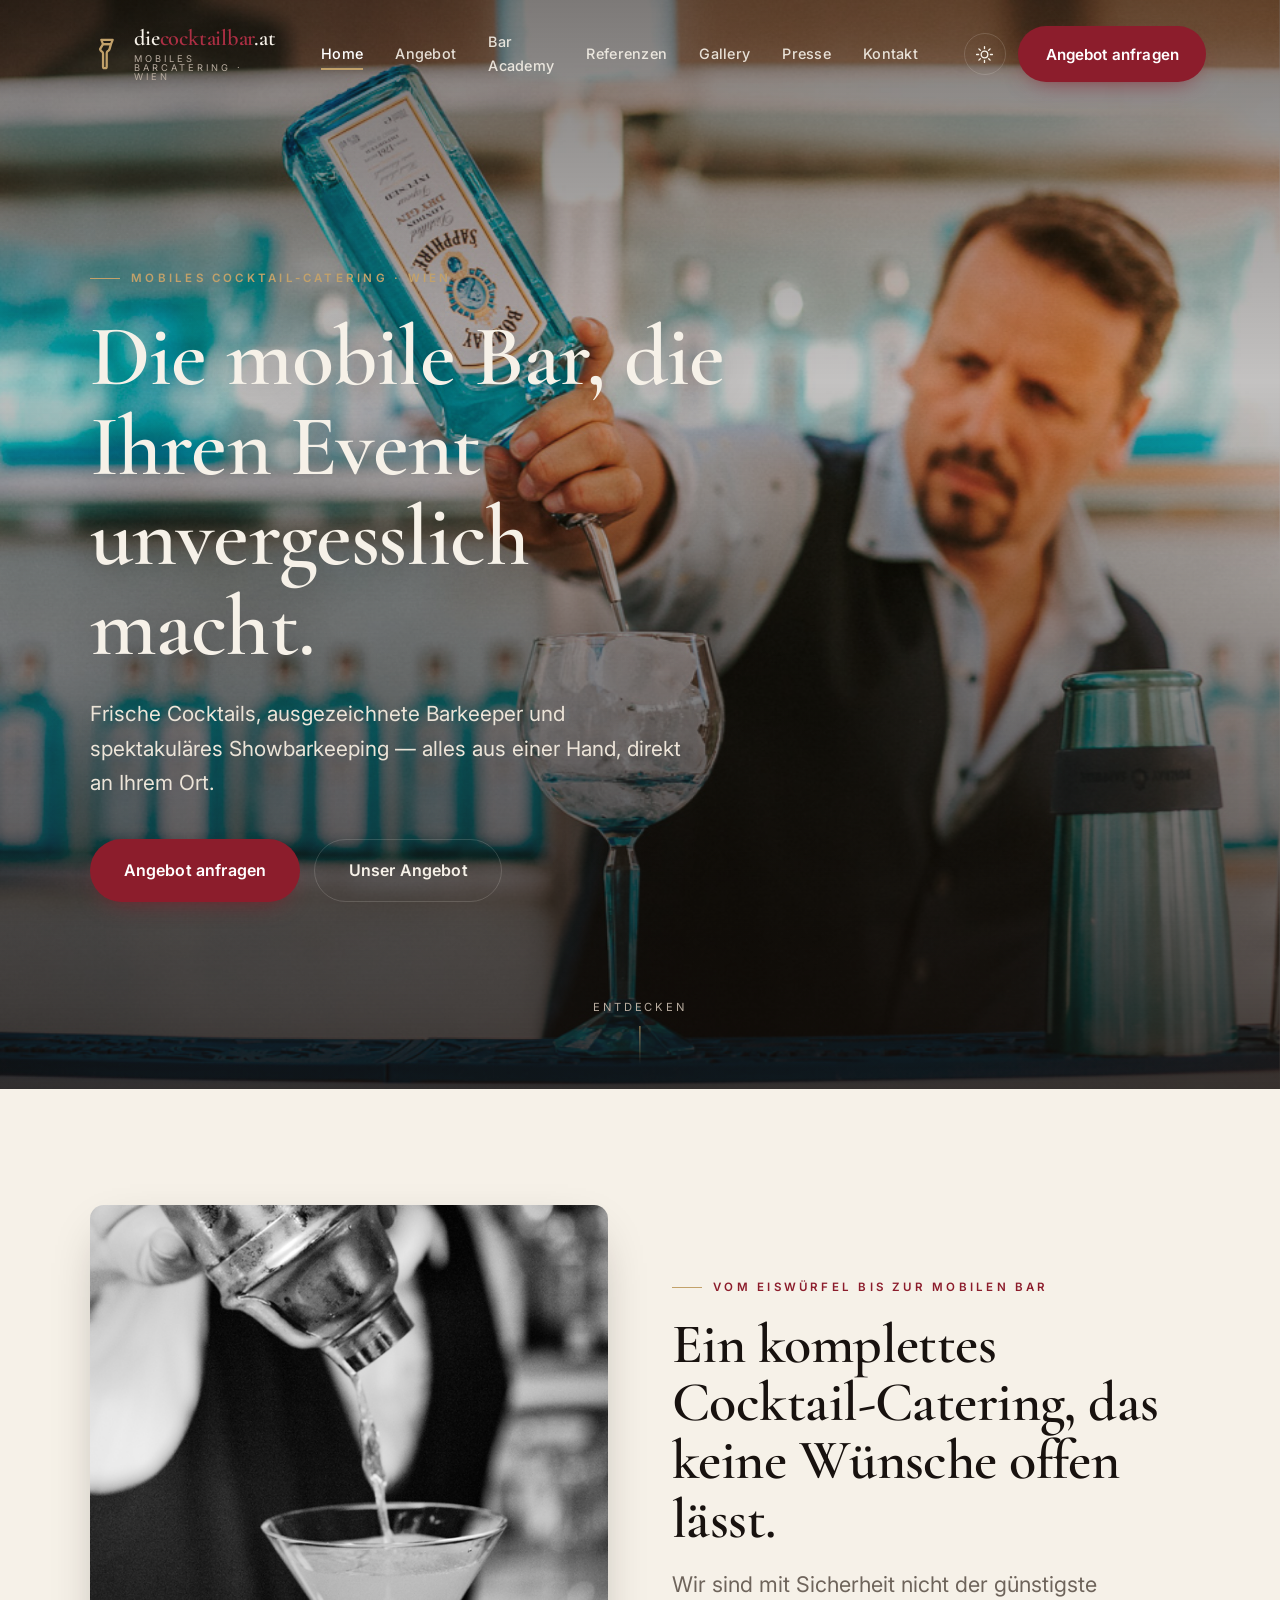
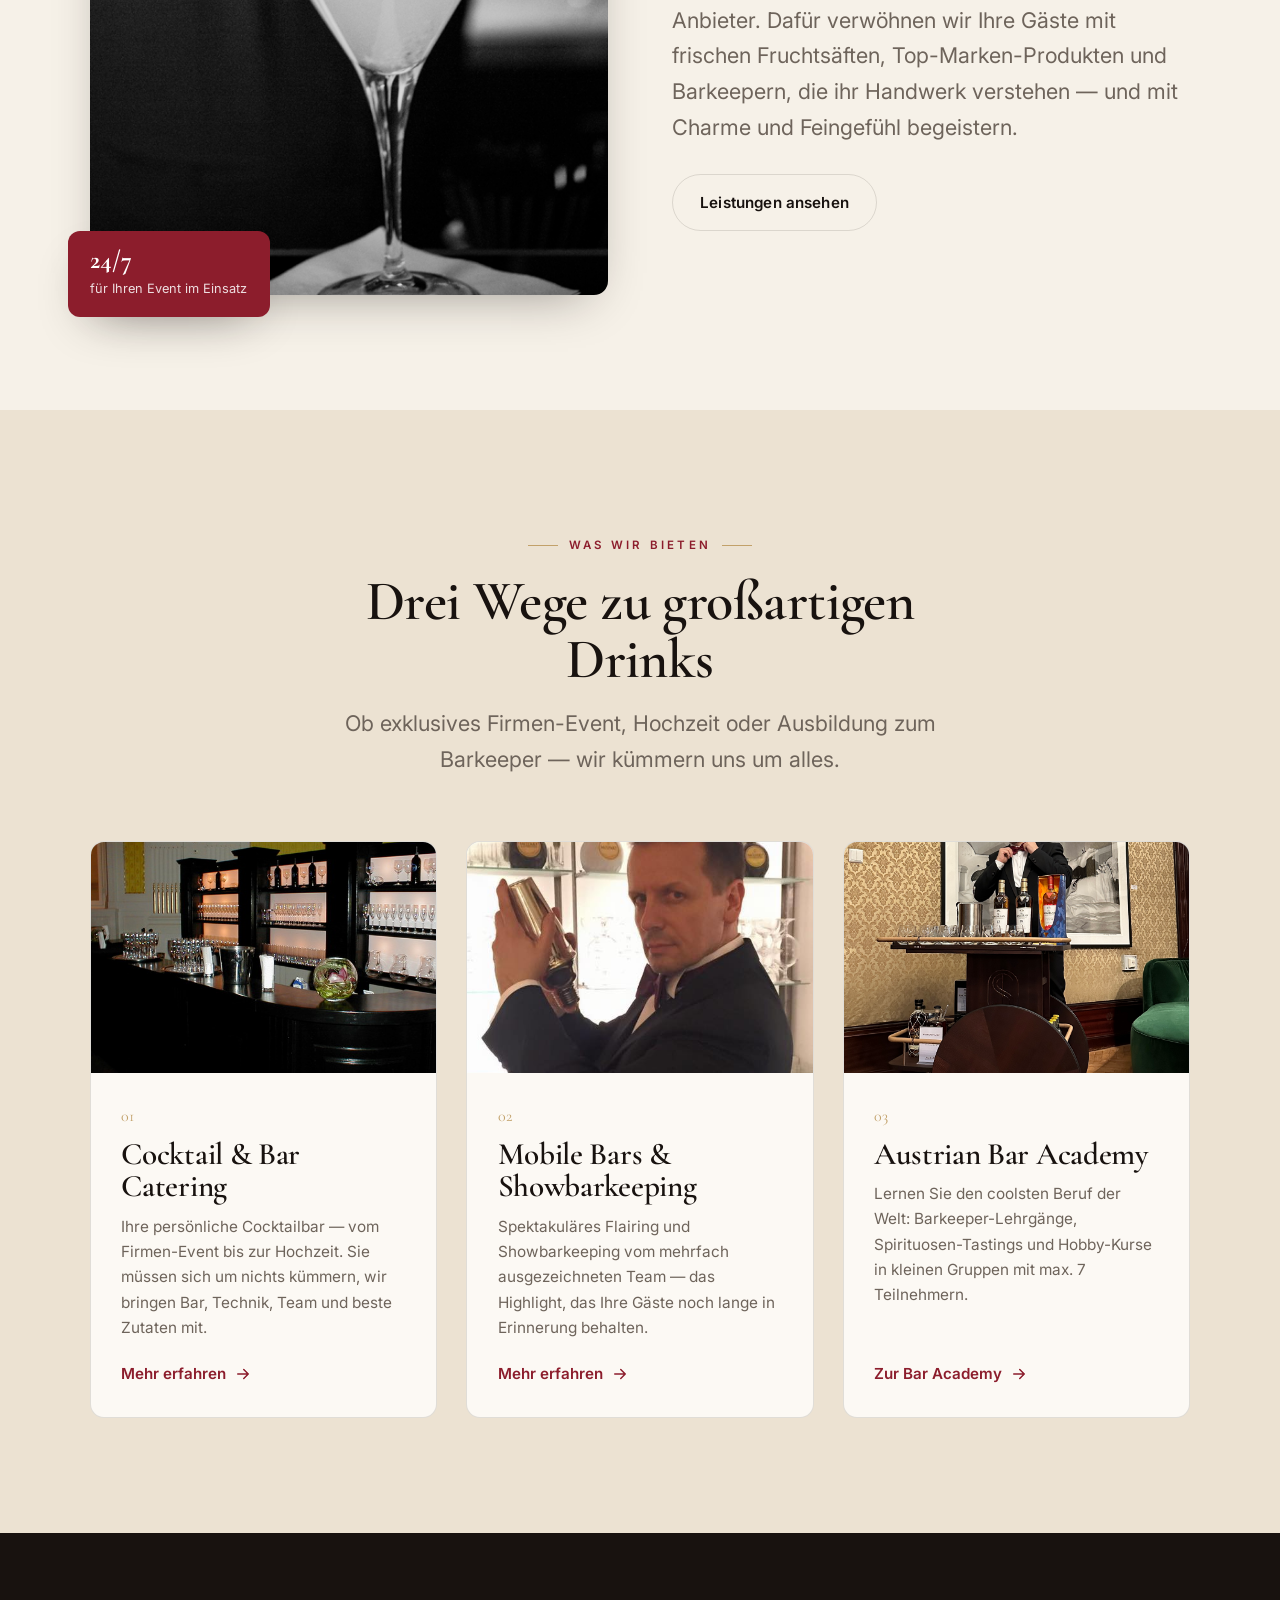
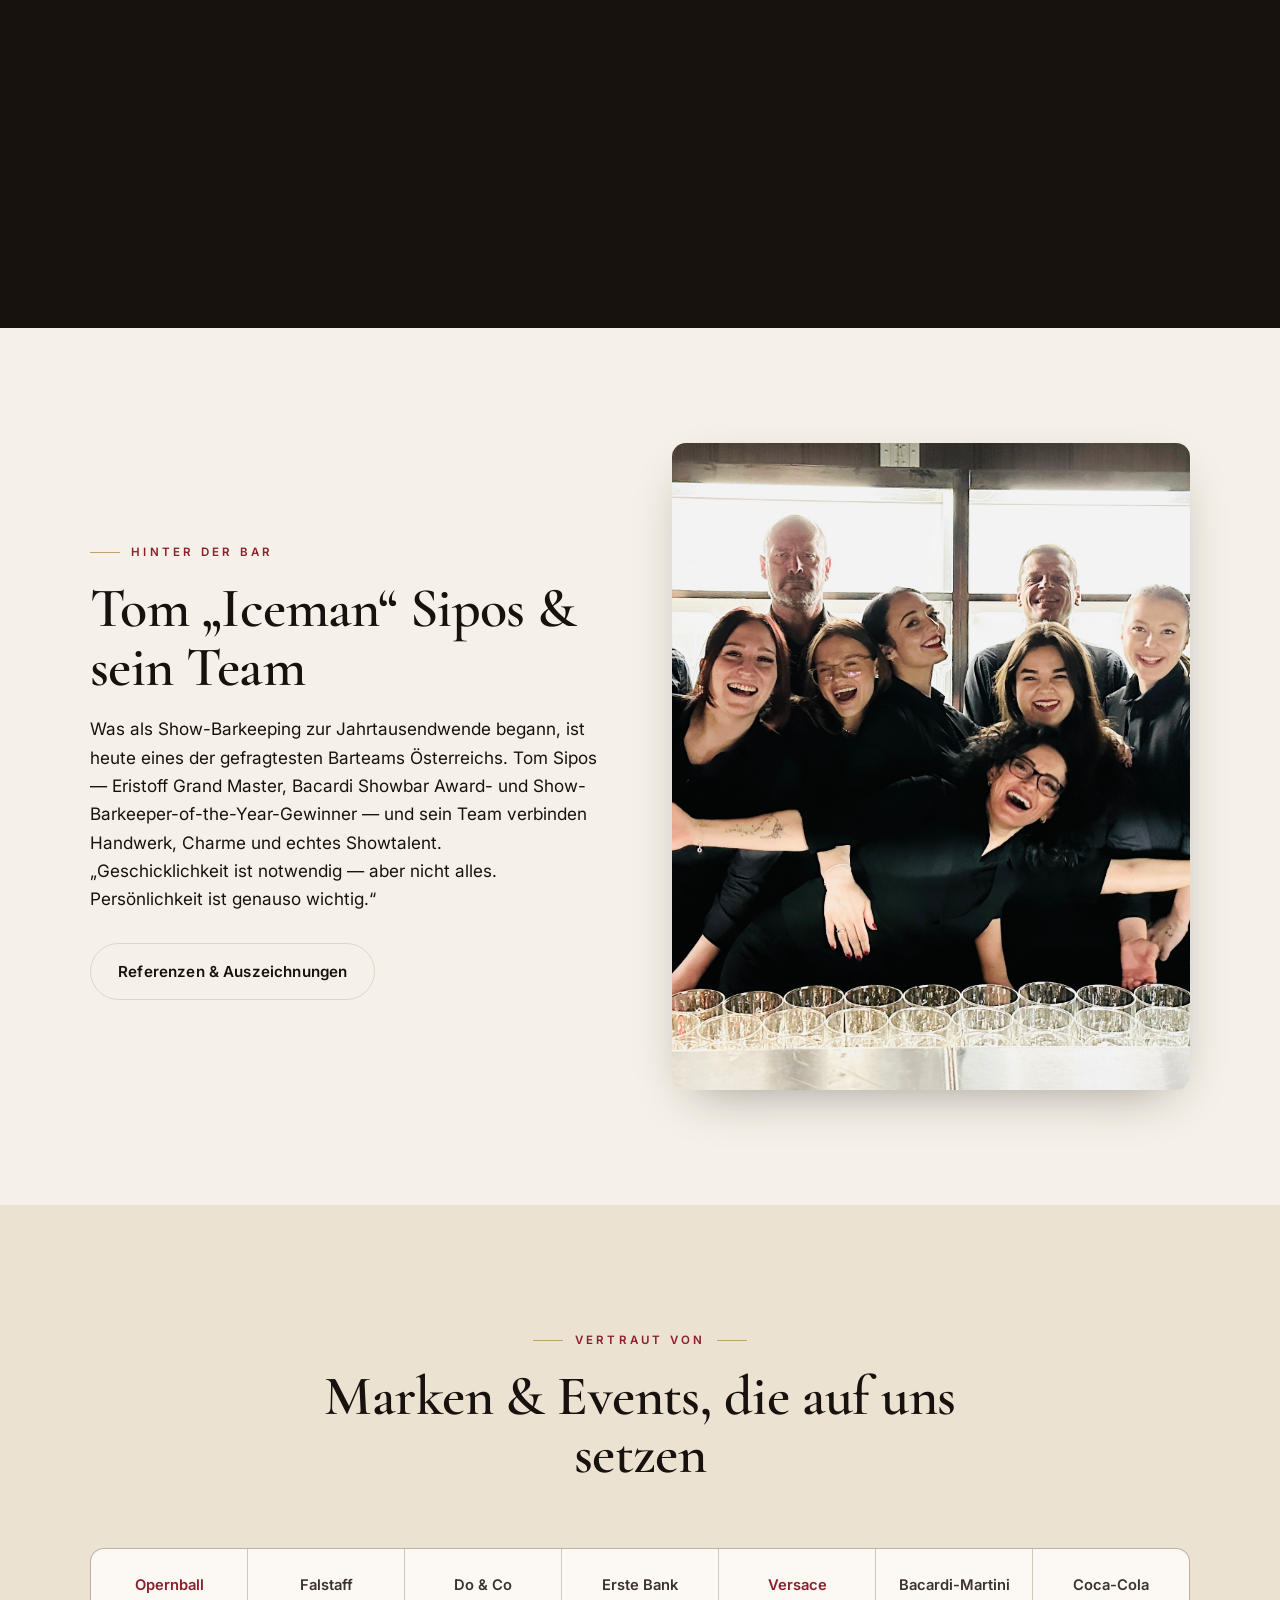
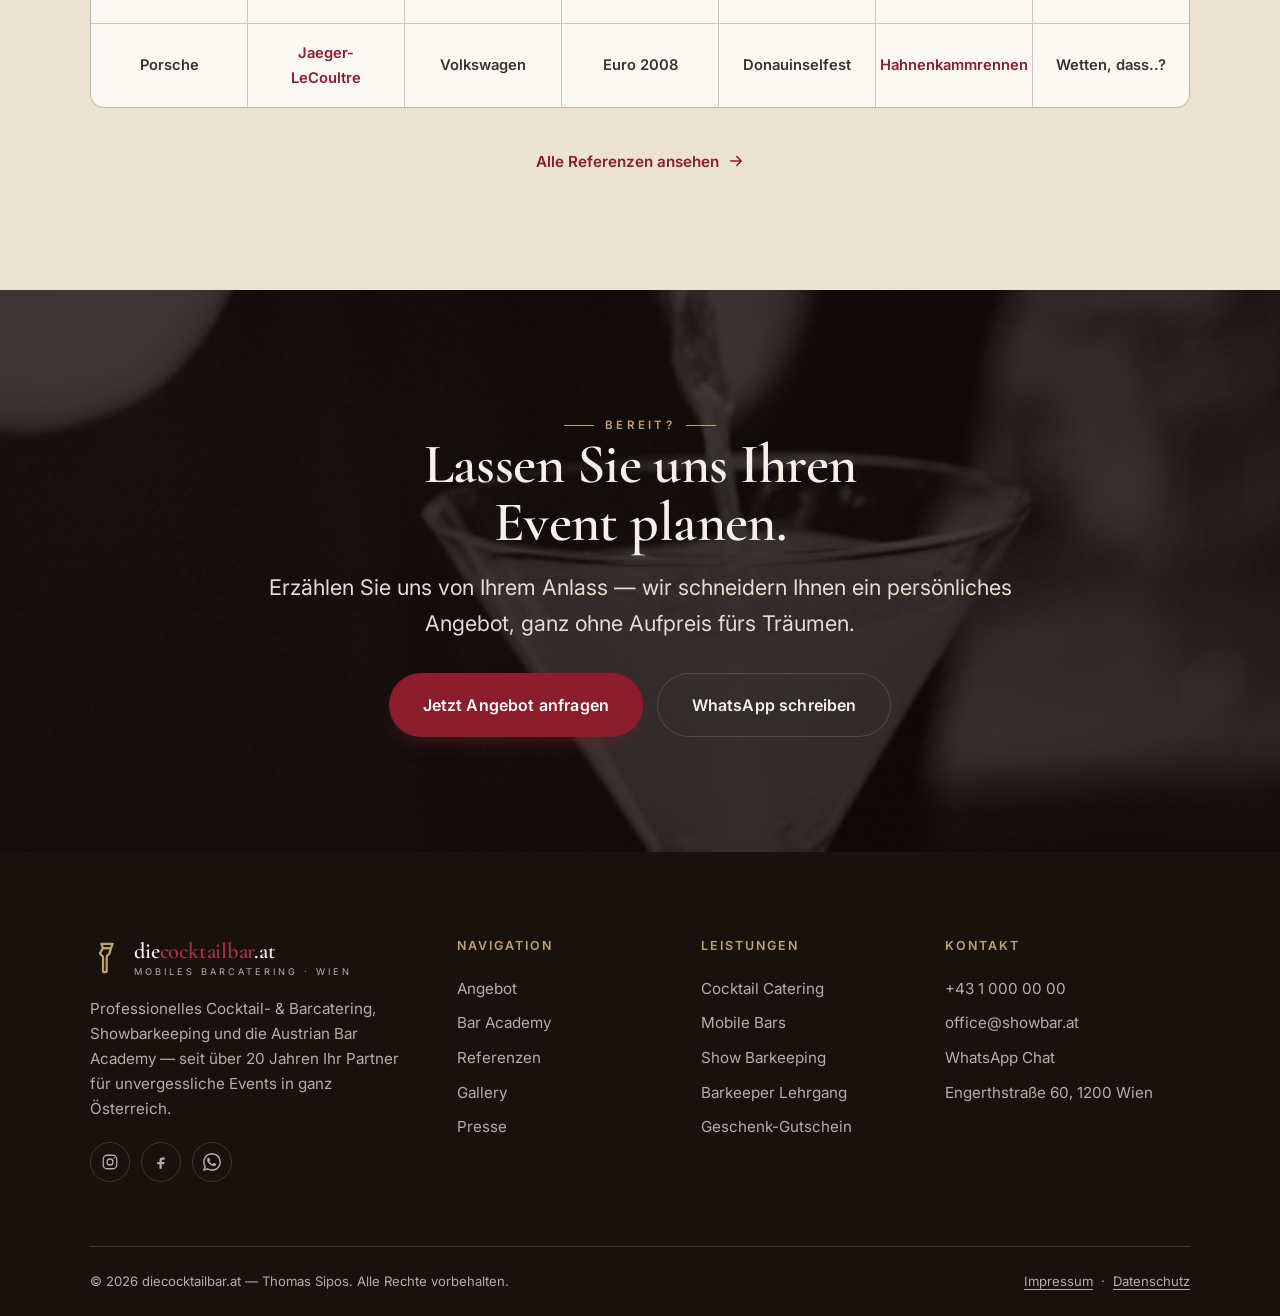
<file: index.html>
<!doctype html>
<html lang="de">
<head>
  <meta charset="utf-8">
  <meta name="viewport" content="width=device-width, initial-scale=1">
  <title>Mobile Cocktailbar &amp; Barcatering Wien | diecocktailbar.at</title>
  <meta name="description" content="Premium mobiles Cocktail- &amp; Barcatering, Showbarkeeping in Wien &amp; ganz Österreich. Über 20 Jahre Erfahrung, 24/7 erreichbar. Jetzt unverbindlich anfragen!">
  <meta name="theme-color" content="#18120f">
  <link rel="icon" href="assets/favicon.svg" type="image/svg+xml">
  <meta property="og:title" content="Mobile Cocktailbar &amp; Barcatering Wien | diecocktailbar.at">
  <meta property="og:description" content="Premium mobiles Cocktail- &amp; Barcatering und Showbarkeeping in Wien &amp; ganz Österreich. Über 20 Jahre Erfahrung, 24/7 erreichbar.">
  <meta property="og:image" content="assets/img/hero-bombay-pour.jpg">
  <meta property="og:type" content="website">
  <link rel="preconnect" href="https://fonts.googleapis.com">
  <link rel="preconnect" href="https://fonts.gstatic.com" crossorigin>
  <link href="https://fonts.googleapis.com/css2?family=Cormorant+Garamond:ital,wght@0,500;0,600;0,700;1,500;1,600&family=Inter:wght@400;500;600;700&display=swap" rel="stylesheet">
  <script src="assets/js/theme-init.js"></script>
  <link rel="stylesheet" href="assets/css/styles.css">
</head>
<body data-page="home">

  <!-- HERO -->
  <section class="hero">
    <div class="hero__media">
      <img src="assets/img/hero-bombay-pour.jpg" alt="Barkeeper mixt einen Cocktail an der mobilen Bar">
    </div>
    <div class="container hero__inner">
      <span class="eyebrow">Mobiles Cocktail-Catering · Wien</span>
      <h1>Die mobile Bar, die Ihren Event unvergesslich macht.</h1>
      <p class="hero__sub">Frische Cocktails, ausgezeichnete Barkeeper und spektakuläres Showbarkeeping — alles aus einer Hand, direkt an Ihrem Ort.</p>
      <div class="btn-row">
        <a class="btn btn--primary btn--lg" href="kontakt.html">Angebot anfragen</a>
        <a class="btn btn--ghost-light btn--lg" href="angebot.html">Unser Angebot</a>
      </div>
    </div>
    <span class="hero__scroll">Entdecken</span>
  </section>

  <!-- INTRO -->
  <section class="bg-cream">
    <div class="container split">
      <div class="split__media tall reveal">
        <img src="assets/img/cocktail-bw-martini.jpg" alt="Cocktail wird in ein Martiniglas abgeseiht">
        <div class="badge"><b>24/7</b><span>für Ihren Event im Einsatz</span></div>
      </div>
      <div class="split__body reveal d1">
        <span class="eyebrow">Vom Eiswürfel bis zur mobilen Bar</span>
        <h2>Ein komplettes Cocktail-Catering, das keine Wünsche offen lässt.</h2>
        <p class="lead">Wir sind mit Sicherheit nicht der günstigste Anbieter. Dafür verwöhnen wir Ihre Gäste mit frischen Fruchtsäften, Top-Marken-Produkten und Barkeepern, die ihr Handwerk verstehen — und mit Charme und Feingefühl begeistern.</p>
        <div class="btn-row">
          <a class="btn btn--ghost" href="angebot.html">Leistungen ansehen</a>
        </div>
      </div>
    </div>
  </section>

  <!-- SERVICES -->
  <section class="bg-deep">
    <div class="container">
      <div class="section-head center reveal">
        <span class="eyebrow center">Was wir bieten</span>
        <h2>Drei Wege zu großartigen Drinks</h2>
        <p class="lead" style="margin-inline:auto">Ob exklusives Firmen-Event, Hochzeit oder Ausbildung zum Barkeeper — wir kümmern uns um alles.</p>
      </div>
      <div class="cards">
        <article class="card reveal">
          <div class="card__media"><img src="assets/img/mobile-bar-setup.png" alt="Elegante mobile Bar"></div>
          <div class="card__body">
            <span class="card__no">01</span>
            <h3>Cocktail &amp; Bar Catering</h3>
            <p>Ihre persönliche Cocktailbar — vom Firmen-Event bis zur Hochzeit. Sie müssen sich um nichts kümmern, wir bringen Bar, Technik, Team und beste Zutaten mit.</p>
            <a class="link-arrow" href="angebot.html">Mehr erfahren <svg viewBox="0 0 24 24" fill="none" stroke="currentColor" stroke-width="2" stroke-linecap="round" stroke-linejoin="round"><path d="M5 12h14M13 6l6 6-6 6"/></svg></a>
          </div>
        </article>
        <article class="card reveal d1">
          <div class="card__media"><img src="assets/img/founder-shake.jpg" alt="Show-Barkeeper im Smoking"></div>
          <div class="card__body">
            <span class="card__no">02</span>
            <h3>Mobile Bars &amp; Showbarkeeping</h3>
            <p>Spektakuläres Flairing und Showbarkeeping vom mehrfach ausgezeichneten Team — das Highlight, das Ihre Gäste noch lange in Erinnerung behalten.</p>
            <a class="link-arrow" href="angebot.html">Mehr erfahren <svg viewBox="0 0 24 24" fill="none" stroke="currentColor" stroke-width="2" stroke-linecap="round" stroke-linejoin="round"><path d="M5 12h14M13 6l6 6-6 6"/></svg></a>
          </div>
        </article>
        <article class="card reveal d2">
          <div class="card__media"><img src="assets/img/founder-macallan.jpg" alt="Spirituosen-Tasting der Austrian Bar Academy"></div>
          <div class="card__body">
            <span class="card__no">03</span>
            <h3>Austrian Bar Academy</h3>
            <p>Lernen Sie den coolsten Beruf der Welt: Barkeeper-Lehrgänge, Spirituosen-Tastings und Hobby-Kurse in kleinen Gruppen mit max. 7 Teilnehmern.</p>
            <a class="link-arrow" href="austrian-bar-academy.html">Zur Bar Academy <svg viewBox="0 0 24 24" fill="none" stroke="currentColor" stroke-width="2" stroke-linecap="round" stroke-linejoin="round"><path d="M5 12h14M13 6l6 6-6 6"/></svg></a>
          </div>
        </article>
      </div>
    </div>
  </section>

  <!-- STATS -->
  <section class="bg-ink">
    <div class="container">
      <div class="stats reveal">
        <div class="stat"><div class="stat__num">20<span class="u">+</span></div><div class="stat__label">Jahre Erfahrung</div></div>
        <div class="stat"><div class="stat__num">5.000</div><div class="stat__label">Gäste pro Event</div></div>
        <div class="stat"><div class="stat__num">100<span class="u">+</span></div><div class="stat__label">Cocktail-Rezepturen</div></div>
        <div class="stat"><div class="stat__num">1.<span class="u">Platz</span></div><div class="stat__label">Show Barkeeper of the Year</div></div>
      </div>
    </div>
  </section>

  <!-- FOUNDER -->
  <section class="bg-cream">
    <div class="container split split--reverse">
      <div class="split__media reveal">
        <img src="assets/img/team.jpg" alt="Das Team der diecocktailbar.at">
      </div>
      <div class="split__body reveal d1">
        <span class="eyebrow">Hinter der Bar</span>
        <h2>Tom &bdquo;Iceman&ldquo; Sipos &amp; sein Team</h2>
        <p>Was als Show-Barkeeping zur Jahrtausendwende begann, ist heute eines der gefragtesten Barteams Österreichs. Tom Sipos — Eristoff Grand Master, Bacardi Showbar Award- und Show-Barkeeper-of-the-Year-Gewinner — und sein Team verbinden Handwerk, Charme und echtes Showtalent.</p>
        <p>&bdquo;Geschicklichkeit ist notwendig — aber nicht alles. Persönlichkeit ist genauso wichtig.&ldquo;</p>
        <div class="btn-row">
          <a class="btn btn--ghost" href="referenzen.html">Referenzen &amp; Auszeichnungen</a>
        </div>
      </div>
    </div>
  </section>

  <!-- CLIENTS -->
  <section class="bg-deep">
    <div class="container">
      <div class="section-head center reveal">
        <span class="eyebrow center">Vertraut von</span>
        <h2>Marken &amp; Events, die auf uns setzen</h2>
      </div>
      <div class="clients reveal">
        <div class="client is-star">Opernball</div>
        <div class="client">Falstaff</div>
        <div class="client">Do &amp; Co</div>
        <div class="client">Erste Bank</div>
        <div class="client is-star">Versace</div>
        <div class="client">Bacardi-Martini</div>
        <div class="client">Coca-Cola</div>
        <div class="client">Porsche</div>
        <div class="client is-star">Jaeger-LeCoultre</div>
        <div class="client">Volkswagen</div>
        <div class="client">Euro 2008</div>
        <div class="client">Donauinselfest</div>
        <div class="client is-star">Hahnenkammrennen</div>
        <div class="client">Wetten, dass..?</div>
      </div>
      <div style="text-align:center;margin-top:2.4rem" class="reveal">
        <a class="link-arrow" href="referenzen.html">Alle Referenzen ansehen <svg viewBox="0 0 24 24" fill="none" stroke="currentColor" stroke-width="2" stroke-linecap="round" stroke-linejoin="round"><path d="M5 12h14M13 6l6 6-6 6"/></svg></a>
      </div>
    </div>
  </section>

  <!-- CTA BAND -->
  <section class="cta-band">
    <div class="container">
      <div class="reveal">
        <span class="eyebrow center on-dark">Bereit?</span>
        <h2>Lassen Sie uns Ihren Event planen.</h2>
        <p class="lead">Erzählen Sie uns von Ihrem Anlass — wir schneidern Ihnen ein persönliches Angebot, ganz ohne Aufpreis fürs Träumen.</p>
        <div class="btn-row" style="justify-content:center">
          <a class="btn btn--primary btn--lg" href="kontakt.html">Jetzt Angebot anfragen</a>
          <a class="btn btn--ghost-light btn--lg" data-cfg="whatsapp" href="#">WhatsApp schreiben</a>
        </div>
      </div>
    </div>
  </section>

  <script type="application/ld+json">
  {
    "@context": "https://schema.org",
    "@type": "LocalBusiness",
    "name": "diecocktailbar.at — Mobiles Barcatering",
    "alternateName": ["showbar.at", "Austrian Bar Academy"],
    "image": "https://www.showbar.at/assets/img/hero-bombay-pour.jpg",
    "url": "https://www.showbar.at/",
    "email": "office@showbar.at",
    "slogan": "Vom Eiswürfel bis zur mobilen Bar",
    "description": "Premium mobiles Cocktail- & Barcatering, mobile Bars und Showbarkeeping für Events in Wien und ganz Österreich. Außerdem: die Austrian Bar Academy.",
    "address": {
      "@type": "PostalAddress",
      "streetAddress": "Engerthstraße 60",
      "postalCode": "1200",
      "addressLocality": "Wien",
      "addressCountry": "AT"
    },
    "areaServed": ["Wien", "Niederösterreich", "Österreich"],
    "openingHoursSpecification": {
      "@type": "OpeningHoursSpecification",
      "dayOfWeek": ["Monday","Tuesday","Wednesday","Thursday","Friday","Saturday","Sunday"],
      "opens": "00:00",
      "closes": "23:59"
    },
    "founder": { "@type": "Person", "name": "Tom „Iceman“ Sipos" },
    "award": [
      "1. Platz Show Barkeeper of the Year",
      "1. Platz Bacardi Showbar Award",
      "Global Winner 2018 — Elit Art of Martini"
    ],
    "knowsAbout": ["Cocktail Catering", "Mobile Bars", "Showbarkeeping", "Barkeeper-Ausbildung"]
  }
  </script>

  <script src="assets/js/site.js"></script>
</body>
</html>
</file>
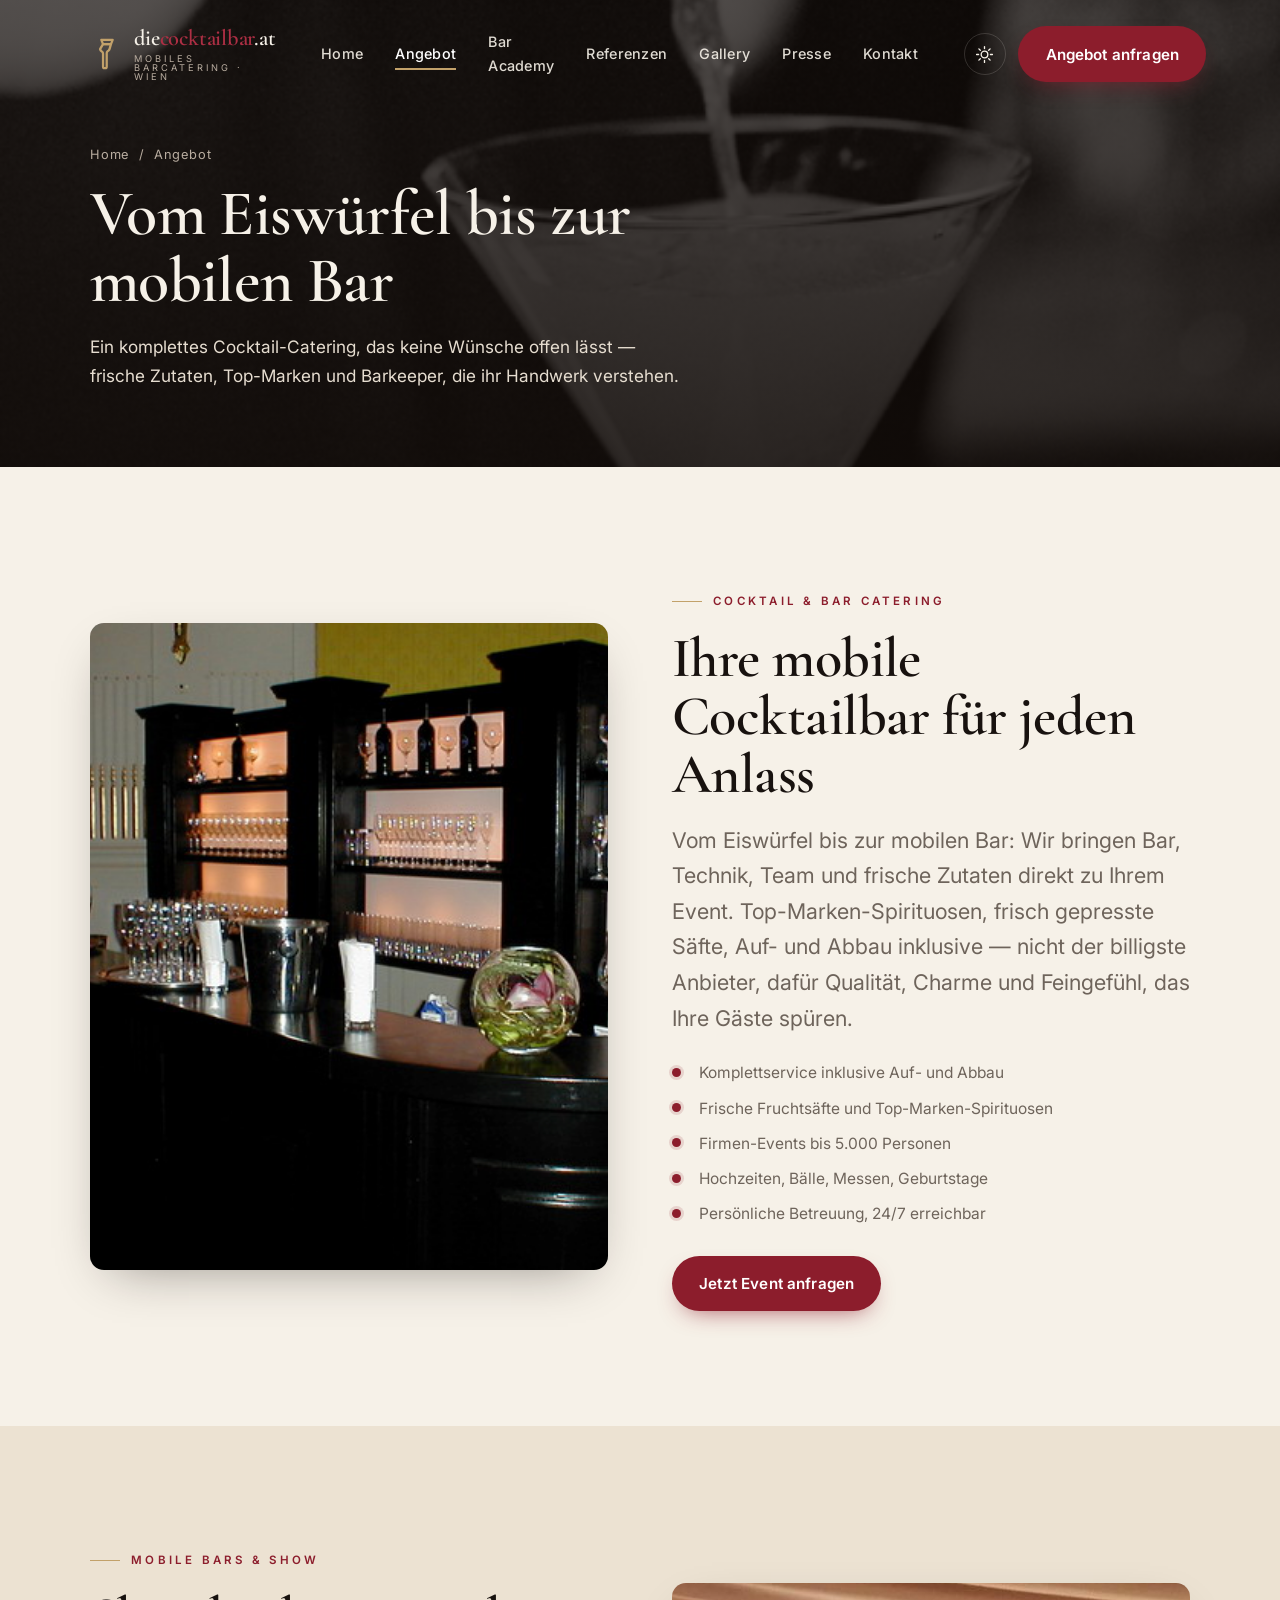
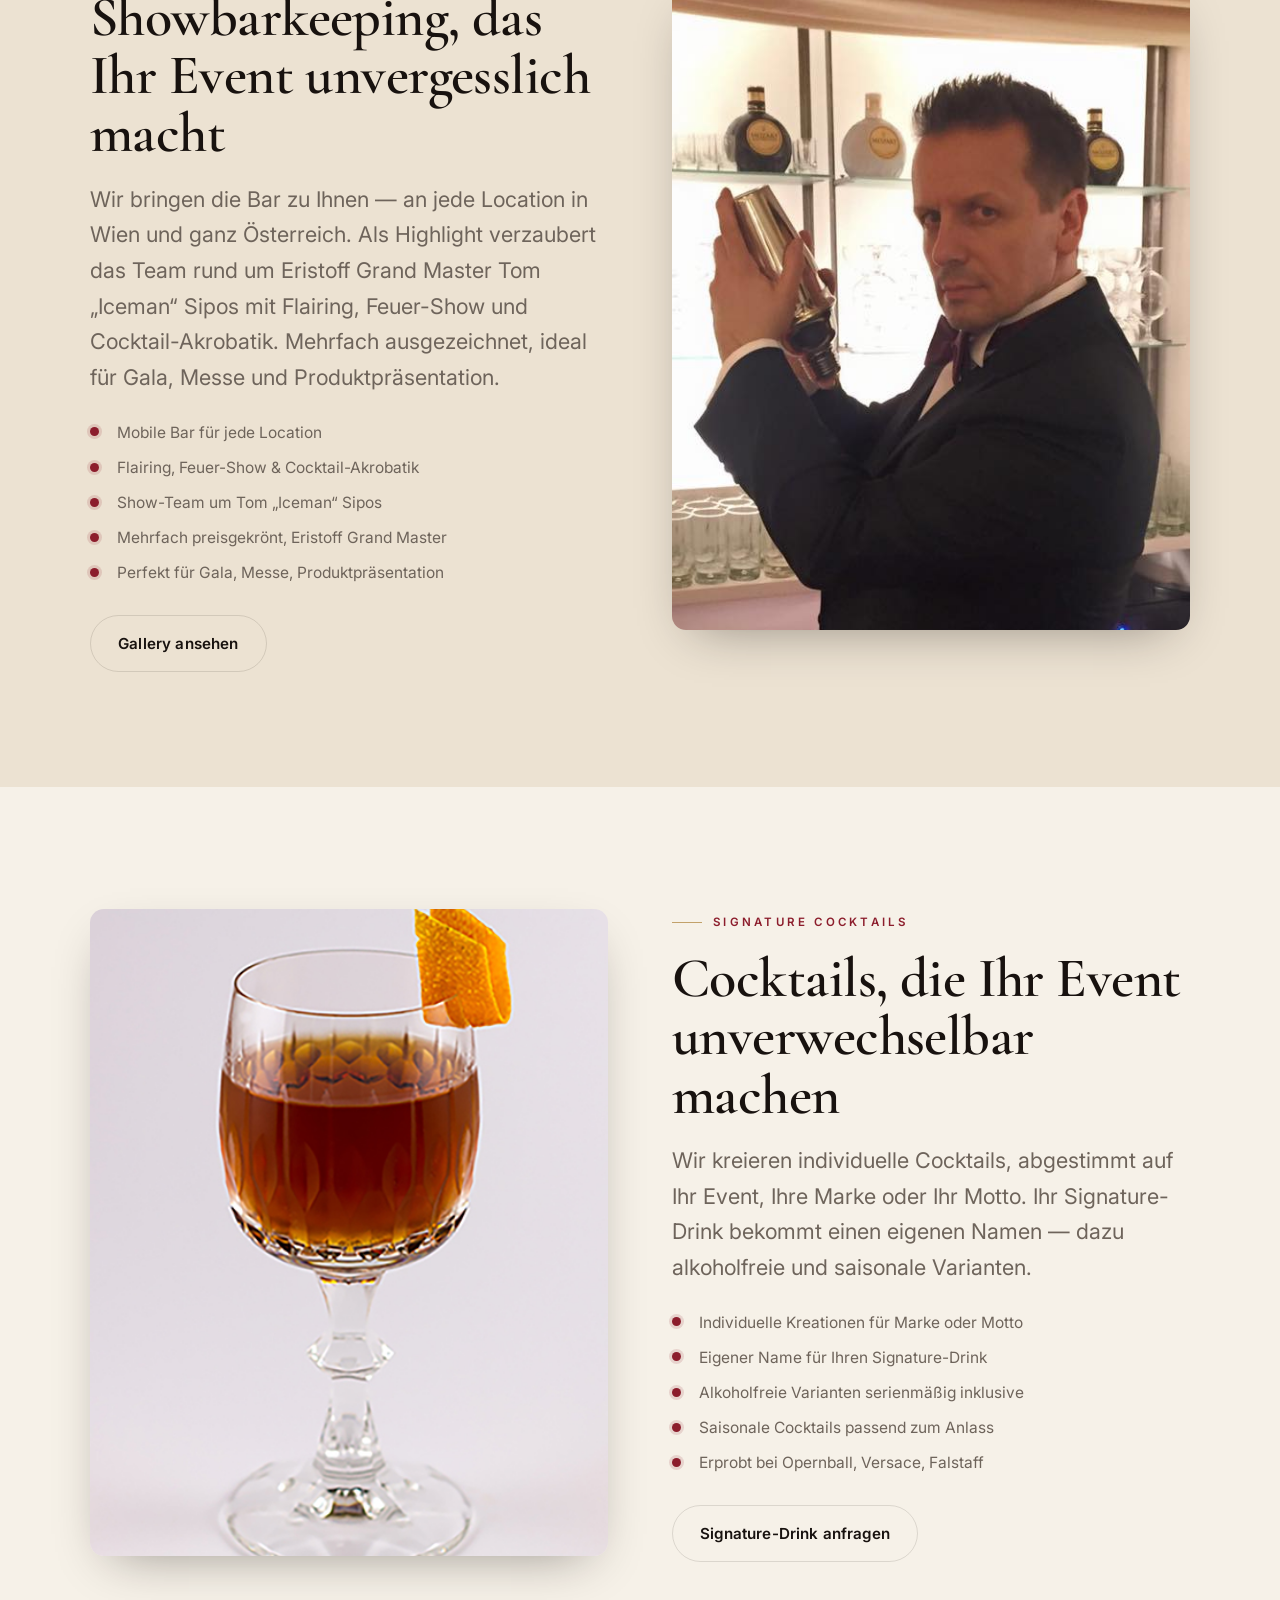
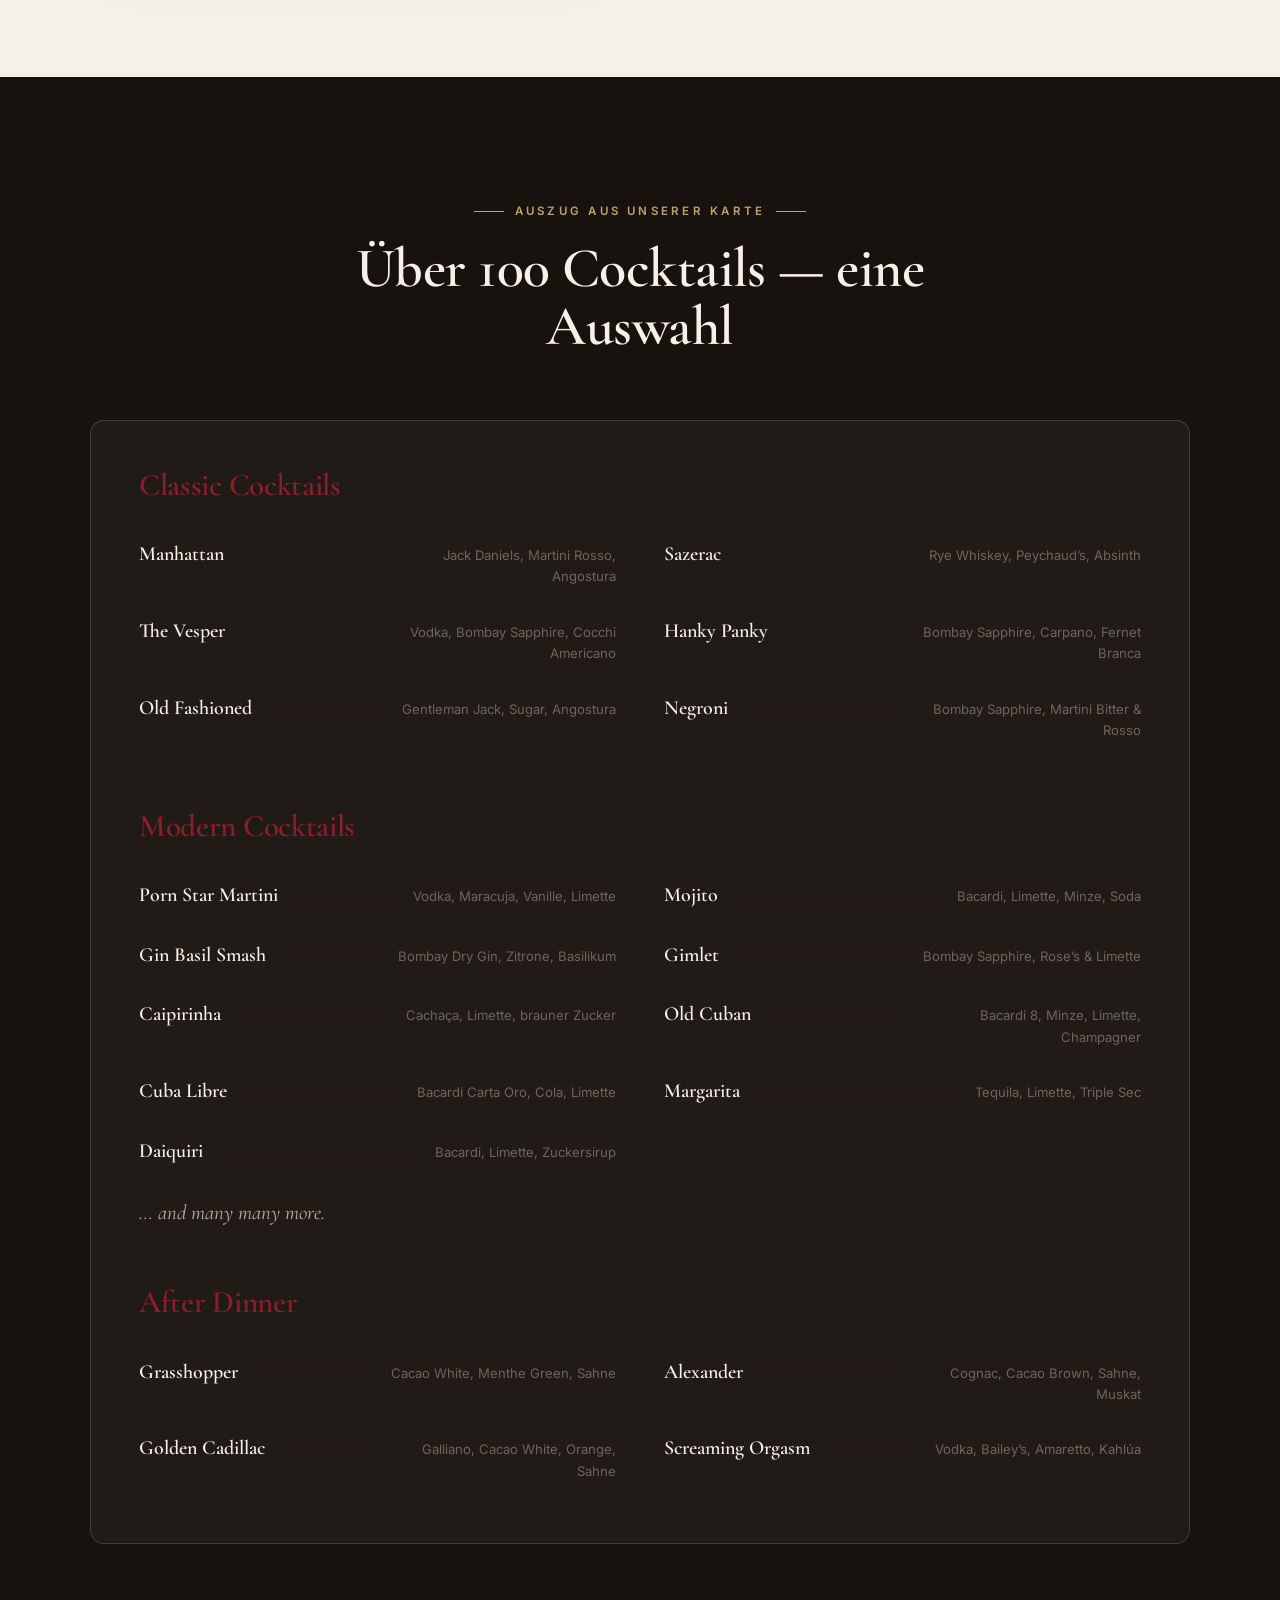
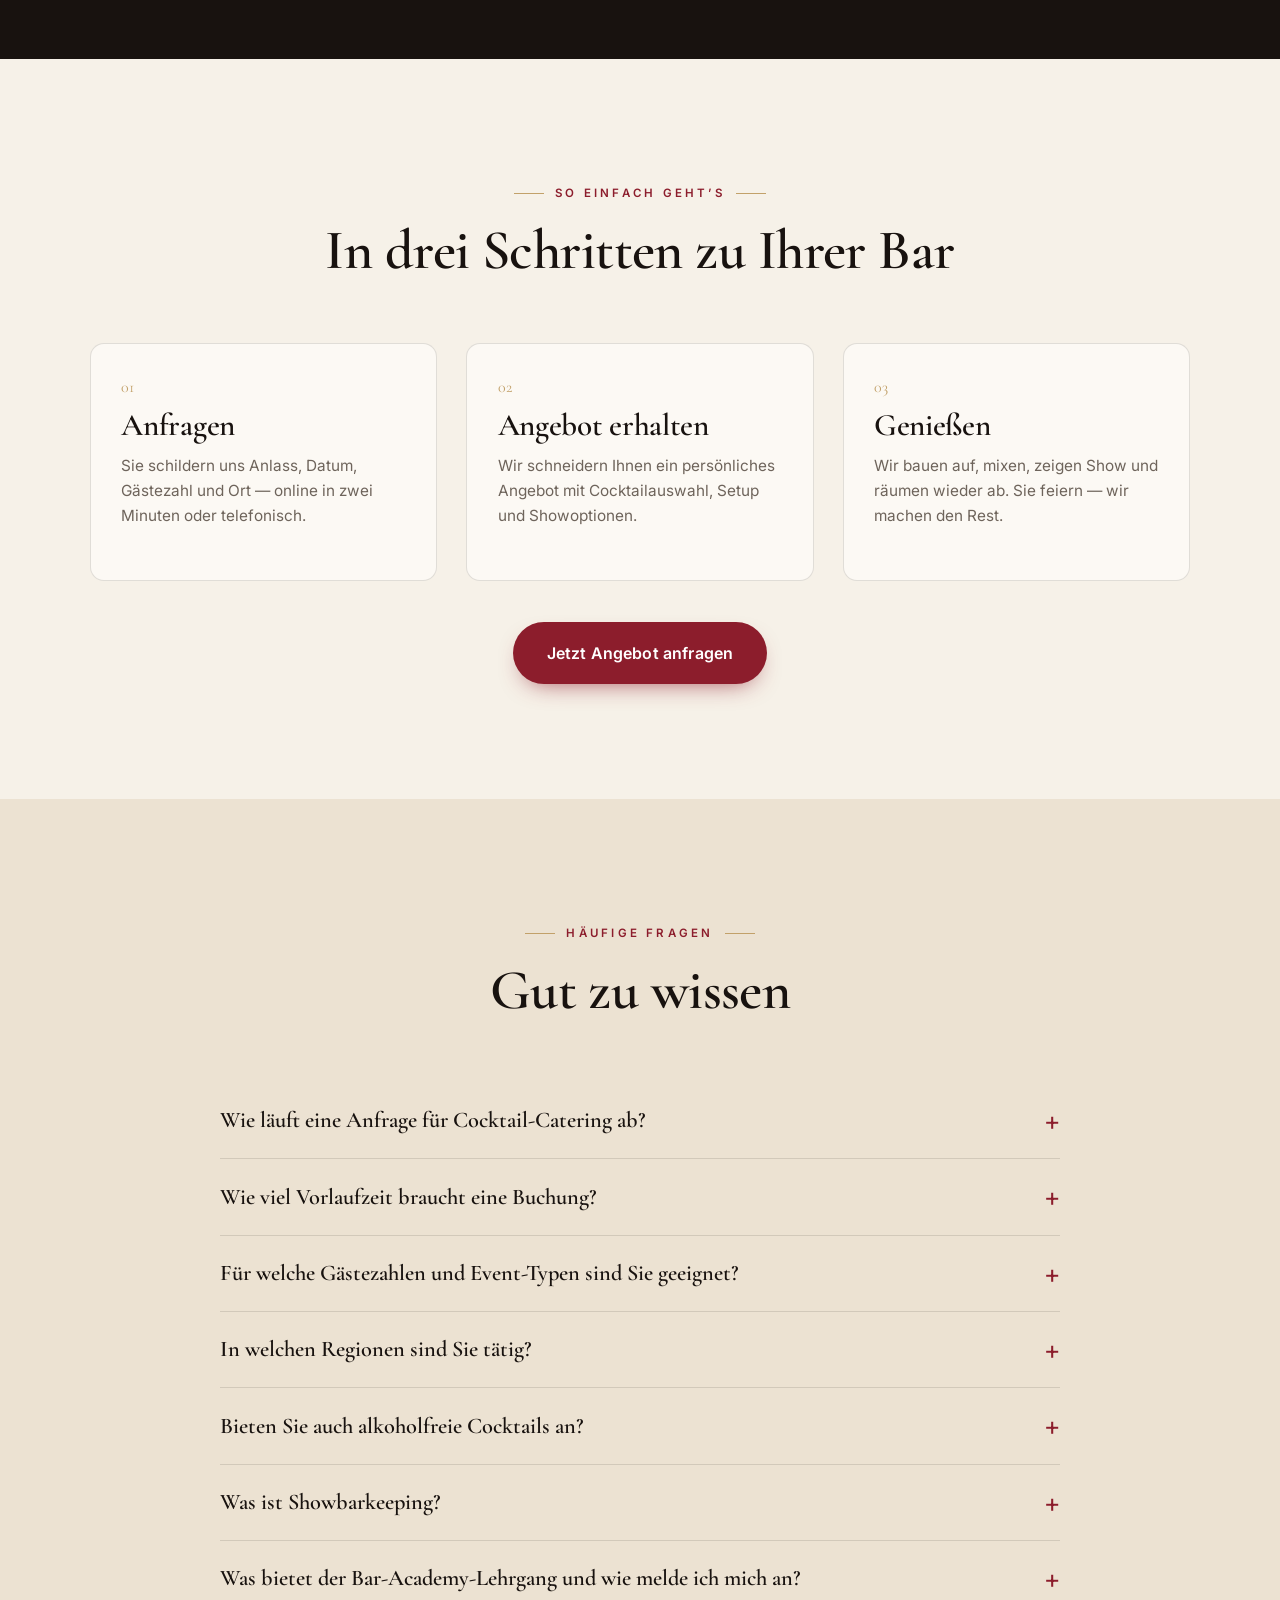
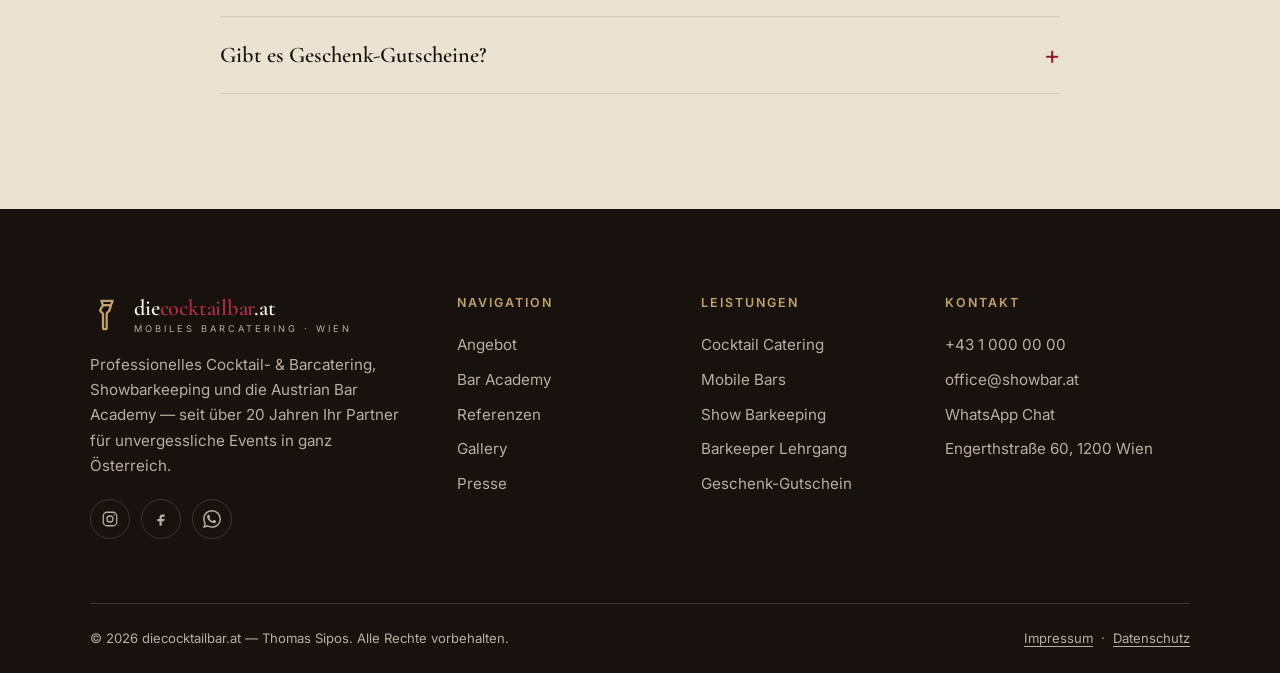
<file: angebot.html>
<!doctype html>
<html lang="de">
<head>
  <meta charset="utf-8">
  <meta name="viewport" content="width=device-width, initial-scale=1">
  <title>Barcatering &amp; Showbarkeeping Angebot | diecocktailbar.at</title>
  <meta name="description" content="Mobile Cocktailbar für Firmen-Events, Hochzeiten, Bälle &amp; Messen in Wien und Österreich – bis 5.000 Gäste. Showbarkeeping vom Profi. Jetzt anfragen!">
  <meta name="theme-color" content="#18120f">
  <link rel="icon" href="assets/favicon.svg" type="image/svg+xml">
  <link rel="preconnect" href="https://fonts.googleapis.com">
  <link rel="preconnect" href="https://fonts.gstatic.com" crossorigin>
  <link href="https://fonts.googleapis.com/css2?family=Cormorant+Garamond:ital,wght@0,500;0,600;0,700;1,500;1,600&family=Inter:wght@400;500;600;700&display=swap" rel="stylesheet">
  <script src="assets/js/theme-init.js"></script>
  <link rel="stylesheet" href="assets/css/styles.css">
</head>
<body data-page="angebot">

  <section class="page-hero" data-bg="angebot">
    <div class="container">
      <div class="crumbs reveal"><a href="index.html">Home</a> &nbsp;/&nbsp; Angebot</div>
      <h1 class="reveal d1">Vom Eiswürfel bis zur mobilen Bar</h1>
      <p class="reveal d2">Ein komplettes Cocktail-Catering, das keine Wünsche offen lässt — frische Zutaten, Top-Marken und Barkeeper, die ihr Handwerk verstehen.</p>
    </div>
  </section>

  <!-- SERVICE 1 -->
  <section class="bg-cream">
    <div class="container split">
      <div class="split__media reveal"><img src="assets/img/mobile-bar-setup.png" alt="Aufgebaute mobile Cocktailbar"></div>
      <div class="split__body reveal d1">
        <span class="eyebrow">Cocktail &amp; Bar Catering</span>
        <h2>Ihre mobile Cocktailbar für jeden Anlass</h2>
        <p class="lead">Vom Eiswürfel bis zur mobilen Bar: Wir bringen Bar, Technik, Team und frische Zutaten direkt zu Ihrem Event. Top-Marken-Spirituosen, frisch gepresste Säfte, Auf- und Abbau inklusive — nicht der billigste Anbieter, dafür Qualität, Charme und Feingefühl, das Ihre Gäste spüren.</p>
        <ul class="usp">
          <li>Komplettservice inklusive Auf- und Abbau</li>
          <li>Frische Fruchtsäfte und Top-Marken-Spirituosen</li>
          <li>Firmen-Events bis 5.000 Personen</li>
          <li>Hochzeiten, Bälle, Messen, Geburtstage</li>
          <li>Persönliche Betreuung, 24/7 erreichbar</li>
        </ul>
        <div class="btn-row"><a class="btn btn--primary" href="kontakt.html">Jetzt Event anfragen</a></div>
      </div>
    </div>
  </section>

  <!-- SERVICE 2 -->
  <section class="bg-deep">
    <div class="container split split--reverse">
      <div class="split__media reveal"><img src="assets/img/founder-shake.jpg" alt="Show-Barkeeper bei der Arbeit"></div>
      <div class="split__body reveal d1">
        <span class="eyebrow">Mobile Bars &amp; Show</span>
        <h2>Showbarkeeping, das Ihr Event unvergesslich macht</h2>
        <p class="lead">Wir bringen die Bar zu Ihnen — an jede Location in Wien und ganz Österreich. Als Highlight verzaubert das Team rund um Eristoff Grand Master Tom &bdquo;Iceman&ldquo; Sipos mit Flairing, Feuer-Show und Cocktail-Akrobatik. Mehrfach ausgezeichnet, ideal für Gala, Messe und Produktpräsentation.</p>
        <ul class="usp">
          <li>Mobile Bar für jede Location</li>
          <li>Flairing, Feuer-Show &amp; Cocktail-Akrobatik</li>
          <li>Show-Team um Tom &bdquo;Iceman&ldquo; Sipos</li>
          <li>Mehrfach preisgekrönt, Eristoff Grand Master</li>
          <li>Perfekt für Gala, Messe, Produktpräsentation</li>
        </ul>
        <div class="btn-row"><a class="btn btn--ghost" href="gallery.html">Gallery ansehen</a></div>
      </div>
    </div>
  </section>

  <!-- SERVICE 3 -->
  <section class="bg-cream">
    <div class="container split">
      <div class="split__media reveal"><img src="assets/img/cocktail-amber.jpg" alt="Signature Cocktail"></div>
      <div class="split__body reveal d1">
        <span class="eyebrow">Signature Cocktails</span>
        <h2>Cocktails, die Ihr Event unverwechselbar machen</h2>
        <p class="lead">Wir kreieren individuelle Cocktails, abgestimmt auf Ihr Event, Ihre Marke oder Ihr Motto. Ihr Signature-Drink bekommt einen eigenen Namen — dazu alkoholfreie und saisonale Varianten.</p>
        <ul class="usp">
          <li>Individuelle Kreationen für Marke oder Motto</li>
          <li>Eigener Name für Ihren Signature-Drink</li>
          <li>Alkoholfreie Varianten serienmäßig inklusive</li>
          <li>Saisonale Cocktails passend zum Anlass</li>
          <li>Erprobt bei Opernball, Versace, Falstaff</li>
        </ul>
        <div class="btn-row"><a class="btn btn--ghost" href="kontakt.html">Signature-Drink anfragen</a></div>
      </div>
    </div>
  </section>

  <!-- COCKTAIL MENU -->
  <section class="bg-ink">
    <div class="container">
      <div class="section-head center reveal">
        <span class="eyebrow center on-dark">Auszug aus unserer Karte</span>
        <h2>Über 100 Cocktails — eine Auswahl</h2>
      </div>

      <div style="background:rgba(246,241,232,.04);border:1px solid var(--line-on-dark);border-radius:var(--radius);padding:clamp(1.6rem,4vw,3rem)" class="reveal">
        <div class="menu-block">
          <h3>Classic Cocktails</h3>
          <div class="menu-list">
            <div class="menu-item"><span class="menu-item__name">Manhattan</span><span class="menu-item__dots"></span><span class="menu-item__ing">Jack Daniels, Martini Rosso, Angostura</span></div>
            <div class="menu-item"><span class="menu-item__name">Sazerac</span><span class="menu-item__dots"></span><span class="menu-item__ing">Rye Whiskey, Peychaud&rsquo;s, Absinth</span></div>
            <div class="menu-item"><span class="menu-item__name">The Vesper</span><span class="menu-item__dots"></span><span class="menu-item__ing">Vodka, Bombay Sapphire, Cocchi Americano</span></div>
            <div class="menu-item"><span class="menu-item__name">Hanky Panky</span><span class="menu-item__dots"></span><span class="menu-item__ing">Bombay Sapphire, Carpano, Fernet Branca</span></div>
            <div class="menu-item"><span class="menu-item__name">Old Fashioned</span><span class="menu-item__dots"></span><span class="menu-item__ing">Gentleman Jack, Sugar, Angostura</span></div>
            <div class="menu-item"><span class="menu-item__name">Negroni</span><span class="menu-item__dots"></span><span class="menu-item__ing">Bombay Sapphire, Martini Bitter &amp; Rosso</span></div>
          </div>
        </div>

        <div class="menu-block">
          <h3>Modern Cocktails</h3>
          <div class="menu-list">
            <div class="menu-item"><span class="menu-item__name">Porn Star Martini</span><span class="menu-item__dots"></span><span class="menu-item__ing">Vodka, Maracuja, Vanille, Limette</span></div>
            <div class="menu-item"><span class="menu-item__name">Mojito</span><span class="menu-item__dots"></span><span class="menu-item__ing">Bacardi, Limette, Minze, Soda</span></div>
            <div class="menu-item"><span class="menu-item__name">Gin Basil Smash</span><span class="menu-item__dots"></span><span class="menu-item__ing">Bombay Dry Gin, Zitrone, Basilikum</span></div>
            <div class="menu-item"><span class="menu-item__name">Gimlet</span><span class="menu-item__dots"></span><span class="menu-item__ing">Bombay Sapphire, Rose&rsquo;s &amp; Limette</span></div>
            <div class="menu-item"><span class="menu-item__name">Caipirinha</span><span class="menu-item__dots"></span><span class="menu-item__ing">Cachaça, Limette, brauner Zucker</span></div>
            <div class="menu-item"><span class="menu-item__name">Old Cuban</span><span class="menu-item__dots"></span><span class="menu-item__ing">Bacardi 8, Minze, Limette, Champagner</span></div>
            <div class="menu-item"><span class="menu-item__name">Cuba Libre</span><span class="menu-item__dots"></span><span class="menu-item__ing">Bacardi Carta Oro, Cola, Limette</span></div>
            <div class="menu-item"><span class="menu-item__name">Margarita</span><span class="menu-item__dots"></span><span class="menu-item__ing">Tequila, Limette, Triple Sec</span></div>
            <div class="menu-item"><span class="menu-item__name">Daiquiri</span><span class="menu-item__dots"></span><span class="menu-item__ing">Bacardi, Limette, Zuckersirup</span></div>
          </div>
          <p class="menu-note">&hellip; and many many more.</p>
        </div>

        <div class="menu-block" style="margin-bottom:0">
          <h3>After Dinner</h3>
          <div class="menu-list">
            <div class="menu-item"><span class="menu-item__name">Grasshopper</span><span class="menu-item__dots"></span><span class="menu-item__ing">Cacao White, Menthe Green, Sahne</span></div>
            <div class="menu-item"><span class="menu-item__name">Alexander</span><span class="menu-item__dots"></span><span class="menu-item__ing">Cognac, Cacao Brown, Sahne, Muskat</span></div>
            <div class="menu-item"><span class="menu-item__name">Golden Cadillac</span><span class="menu-item__dots"></span><span class="menu-item__ing">Galliano, Cacao White, Orange, Sahne</span></div>
            <div class="menu-item"><span class="menu-item__name">Screaming Orgasm</span><span class="menu-item__dots"></span><span class="menu-item__ing">Vodka, Bailey&rsquo;s, Amaretto, Kahlúa</span></div>
          </div>
        </div>
      </div>
    </div>
  </section>

  <!-- HOW IT WORKS -->
  <section class="bg-cream">
    <div class="container">
      <div class="section-head center reveal">
        <span class="eyebrow center">So einfach geht&rsquo;s</span>
        <h2>In drei Schritten zu Ihrer Bar</h2>
      </div>
      <div class="cards">
        <article class="card reveal"><div class="card__body"><span class="card__no">01</span><h3>Anfragen</h3><p>Sie schildern uns Anlass, Datum, Gästezahl und Ort — online in zwei Minuten oder telefonisch.</p></div></article>
        <article class="card reveal d1"><div class="card__body"><span class="card__no">02</span><h3>Angebot erhalten</h3><p>Wir schneidern Ihnen ein persönliches Angebot mit Cocktailauswahl, Setup und Showoptionen.</p></div></article>
        <article class="card reveal d2"><div class="card__body"><span class="card__no">03</span><h3>Genießen</h3><p>Wir bauen auf, mixen, zeigen Show und räumen wieder ab. Sie feiern — wir machen den Rest.</p></div></article>
      </div>
      <div style="text-align:center;margin-top:2.6rem" class="reveal">
        <a class="btn btn--primary btn--lg" href="kontakt.html">Jetzt Angebot anfragen</a>
      </div>
    </div>
  </section>

  <!-- FAQ -->
  <section class="bg-deep">
    <div class="container">
      <div class="section-head center reveal">
        <span class="eyebrow center">Häufige Fragen</span>
        <h2>Gut zu wissen</h2>
      </div>
      <div class="faq reveal">
        <details>
          <summary>Wie läuft eine Anfrage für Cocktail-Catering ab?</summary>
          <p>Sie schildern uns unkompliziert per Formular oder E-Mail an <a data-cfg="emailEvent" href="#" style="color:var(--wine)">office@showbar.at</a> Ihren Anlass, das gewünschte Datum, die Location und die ungefähre Gästezahl. Wir sind rund um die Uhr erreichbar und stellen Ihnen darauf ein passendes, individuelles Angebot zusammen.</p>
        </details>
        <details>
          <summary>Wie viel Vorlaufzeit braucht eine Buchung?</summary>
          <p>Grundsätzlich gilt: je früher, desto besser, da gefragte Termine rasch vergeben sind. Da wir 24/7 erreichbar sind, fragen Sie auch kurzfristige Termine einfach an — wir prüfen die Verfügbarkeit und finden gemeinsam die beste Lösung für Ihren Anlass.</p>
        </details>
        <details>
          <summary>Für welche Gästezahlen und Event-Typen sind Sie geeignet?</summary>
          <p>Wir betreuen Anlässe jeder Größe — von Geburtstagen und Hochzeiten über Bälle und Produktpräsentationen bis zu Messeauftritten. Firmen-Events realisieren wir bis 5.000 Personen, größere Veranstaltungen gerne auf Anfrage.</p>
        </details>
        <details>
          <summary>In welchen Regionen sind Sie tätig?</summary>
          <p>Unser Standort ist in der Engerthstraße 60, 1200 Wien. Wir sind in Wien, Niederösterreich und in ganz Österreich für Sie im Einsatz und kommen als mobile Bar direkt an Ihre Wunsch-Location.</p>
        </details>
        <details>
          <summary>Bieten Sie auch alkoholfreie Cocktails an?</summary>
          <p>Ja. Neben klassischen Cocktails gehören hochwertige alkoholfreie Drinks und Mocktails selbstverständlich zu unserem Repertoire, sodass alle Ihre Gäste bestens versorgt sind. Ihre Wünsche stimmen wir vorab individuell mit Ihnen ab.</p>
        </details>
        <details>
          <summary>Was ist Showbarkeeping?</summary>
          <p>Beim Showbarkeeping wird die Zubereitung der Drinks zur Performance: spektakuläres Flairing und Barartistik sorgen für ein echtes Highlight bei Ihrem Event. Inhaber Tom &bdquo;Iceman&ldquo; Sipos ist Eristoff Grand Master und unter anderem 1. Platz Show Barkeeper of the Year sowie Global Winner 2018 Elit Art of Martini.</p>
        </details>
        <details>
          <summary>Was bietet der Bar-Academy-Lehrgang und wie melde ich mich an?</summary>
          <p>In unserem Barkeeper-Lehrgang geben wir über 20 Jahre Erfahrung praxisnah weiter. Die Plätze sind bewusst begrenzt (max. 7), damit wir jeden Teilnehmer individuell betreuen können. Alle Informationen und Ihre Anmeldung erhalten Sie per E-Mail an <a data-cfg="emailAcademy" href="#" style="color:var(--wine)">office@baracademy.at</a>.</p>
        </details>
        <details>
          <summary>Gibt es Geschenk-Gutscheine?</summary>
          <p>Ja, ein Gutschein von diecocktailbar.at ist ein besonderes Geschenk — etwa für ein Cocktail-Erlebnis oder einen Platz im Bar-Academy-Lehrgang. Kontaktieren Sie uns einfach, und wir stellen Ihren Wunschgutschein gerne aus.</p>
        </details>
      </div>
    </div>
  </section>

  <script type="application/ld+json">
  {
    "@context": "https://schema.org",
    "@type": "FAQPage",
    "mainEntity": [
      {"@type":"Question","name":"Wie läuft eine Anfrage für Cocktail-Catering ab?","acceptedAnswer":{"@type":"Answer","text":"Sie schildern uns per Formular oder E-Mail an office@showbar.at Ihren Anlass, Datum, Location und die ungefähre Gästezahl. Wir sind rund um die Uhr erreichbar und stellen Ihnen ein individuelles Angebot zusammen."}},
      {"@type":"Question","name":"Wie viel Vorlaufzeit braucht eine Buchung?","acceptedAnswer":{"@type":"Answer","text":"Je früher, desto besser, da gefragte Termine rasch vergeben sind. Da wir 24/7 erreichbar sind, fragen Sie auch kurzfristige Termine einfach an — wir prüfen die Verfügbarkeit und finden die beste Lösung."}},
      {"@type":"Question","name":"Für welche Gästezahlen und Event-Typen sind Sie geeignet?","acceptedAnswer":{"@type":"Answer","text":"Wir betreuen Anlässe jeder Größe — von Geburtstagen und Hochzeiten über Bälle und Produktpräsentationen bis zu Messeauftritten. Firmen-Events bis 5.000 Personen, größere Veranstaltungen auf Anfrage."}},
      {"@type":"Question","name":"In welchen Regionen sind Sie tätig?","acceptedAnswer":{"@type":"Answer","text":"Unser Standort ist Engerthstraße 60, 1200 Wien. Wir sind in Wien, Niederösterreich und ganz Österreich im Einsatz und kommen als mobile Bar direkt an Ihre Wunsch-Location."}},
      {"@type":"Question","name":"Bieten Sie auch alkoholfreie Cocktails an?","acceptedAnswer":{"@type":"Answer","text":"Ja. Neben klassischen Cocktails gehören hochwertige alkoholfreie Drinks und Mocktails zu unserem Repertoire. Ihre Wünsche stimmen wir vorab individuell mit Ihnen ab."}},
      {"@type":"Question","name":"Was ist Showbarkeeping?","acceptedAnswer":{"@type":"Answer","text":"Beim Showbarkeeping wird die Zubereitung der Drinks zur Performance: Flairing und Barartistik sorgen für ein Highlight. Tom Sipos ist Eristoff Grand Master und u. a. 1. Platz Show Barkeeper of the Year."}},
      {"@type":"Question","name":"Was bietet der Bar-Academy-Lehrgang und wie melde ich mich an?","acceptedAnswer":{"@type":"Answer","text":"Im Barkeeper-Lehrgang geben wir über 20 Jahre Erfahrung praxisnah weiter. Die Plätze sind auf max. 7 begrenzt. Informationen und Anmeldung per E-Mail an office@baracademy.at."}},
      {"@type":"Question","name":"Gibt es Geschenk-Gutscheine?","acceptedAnswer":{"@type":"Answer","text":"Ja, ein Gutschein von diecocktailbar.at eignet sich für ein Cocktail-Erlebnis oder einen Platz im Bar-Academy-Lehrgang. Kontaktieren Sie uns und wir stellen Ihren Wunschgutschein aus."}}
    ]
  }
  </script>

  <script src="assets/js/site.js"></script>
</body>
</html>
</file>
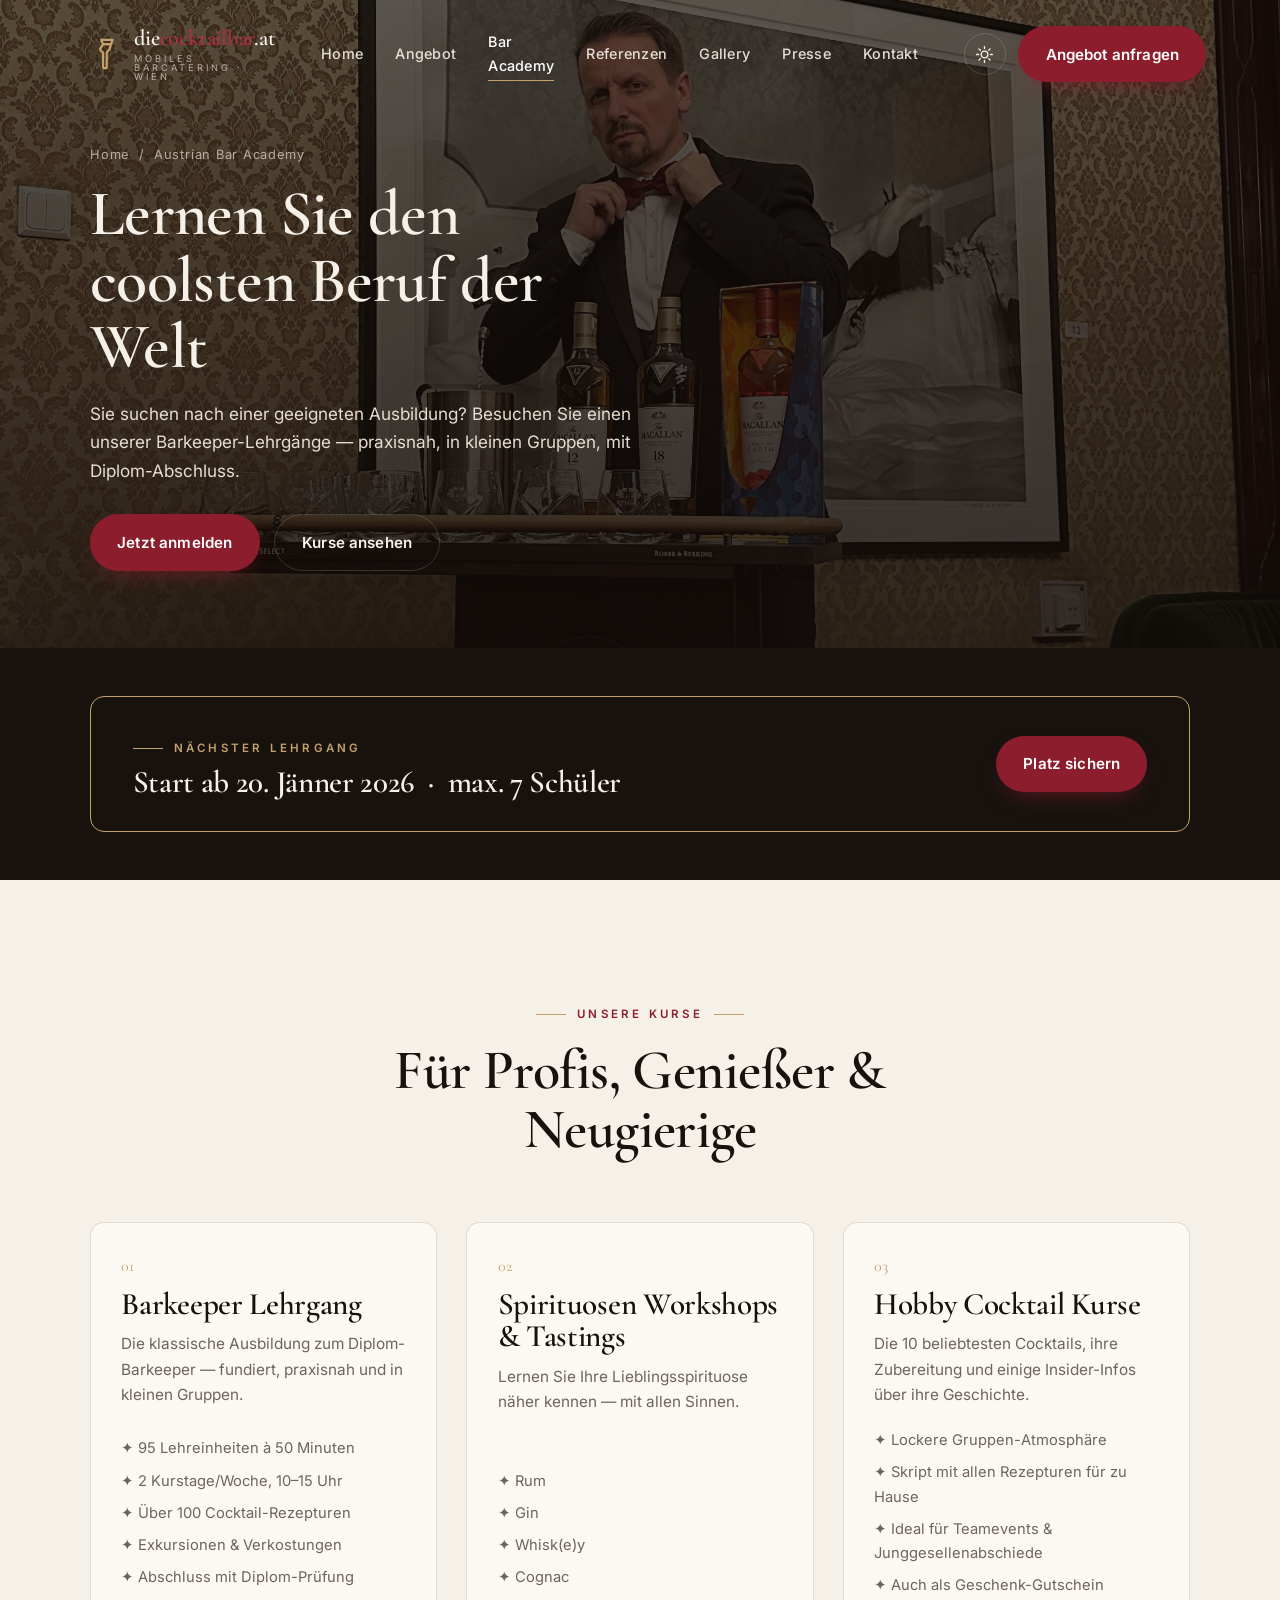
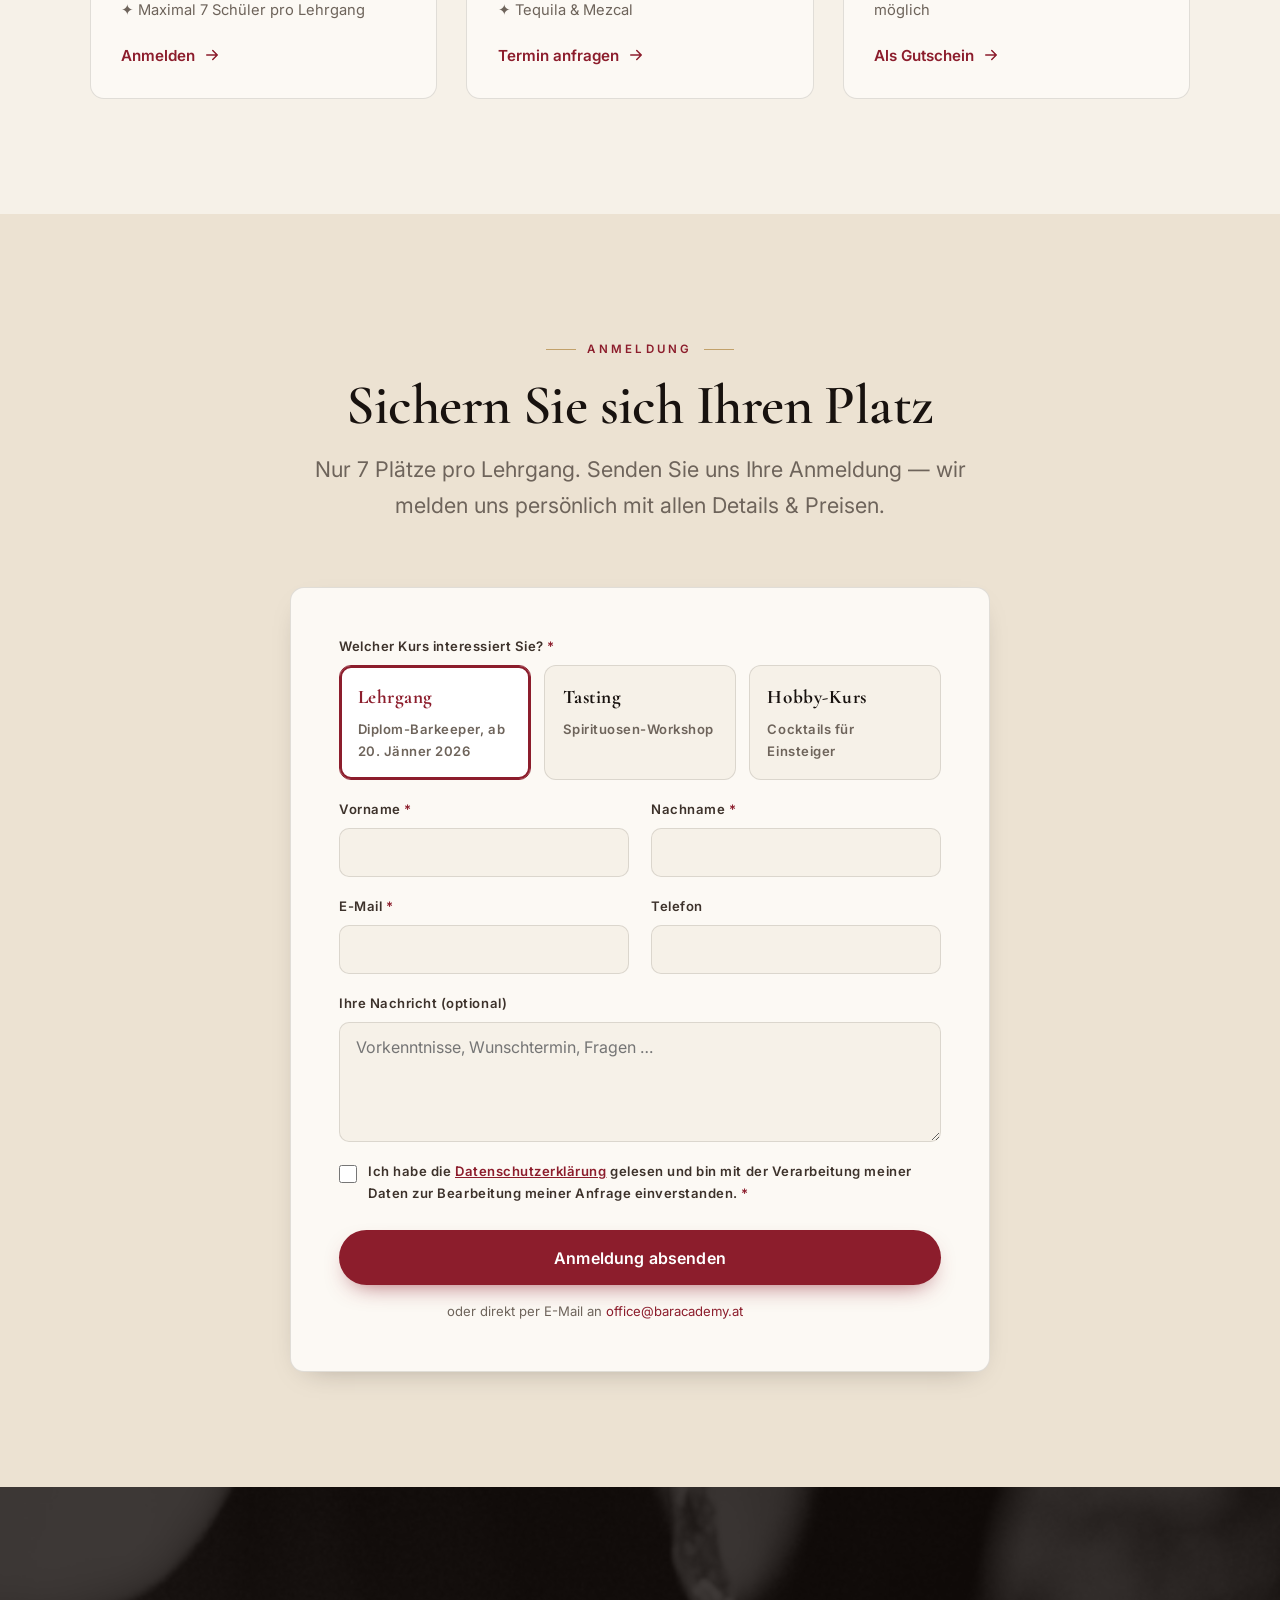
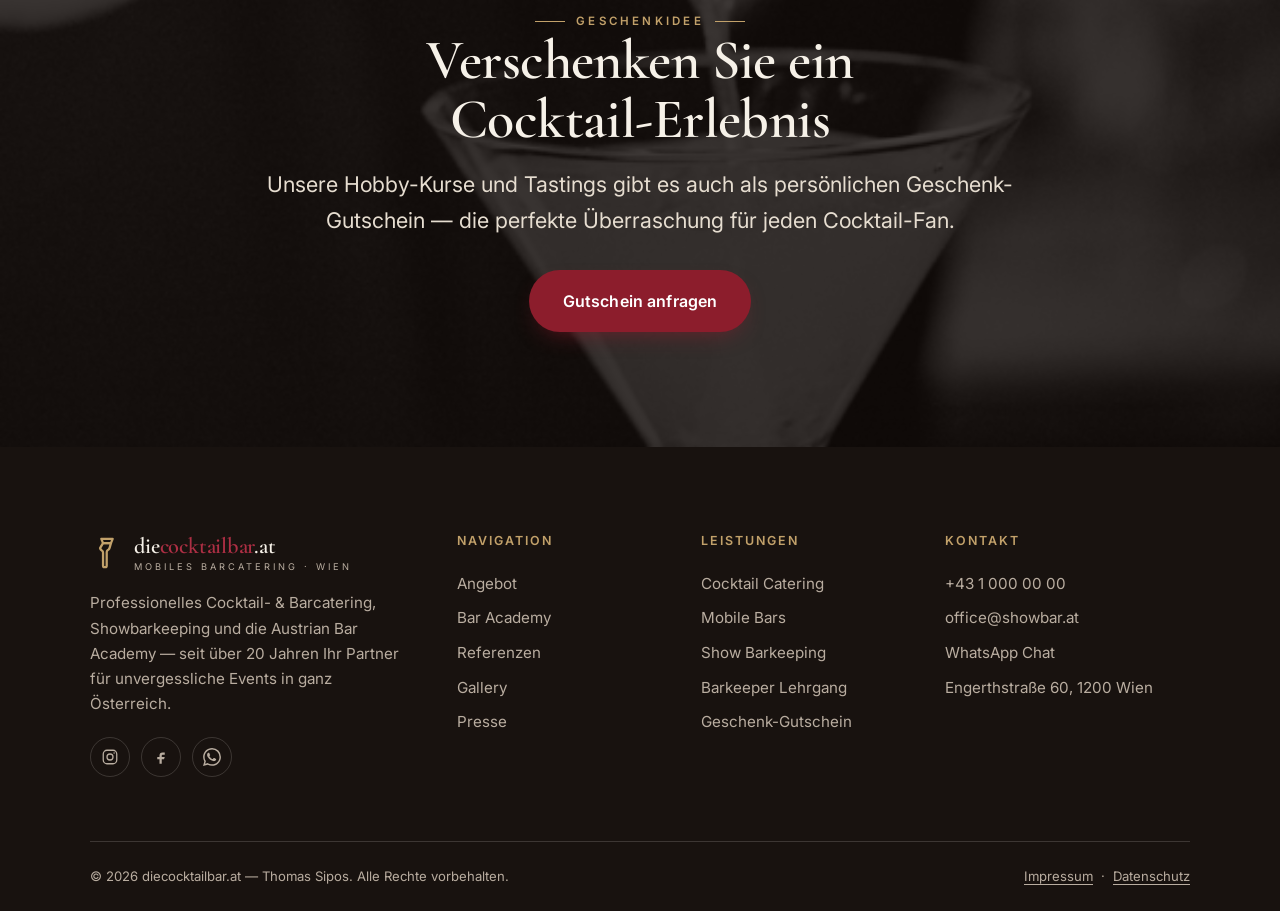
<file: austrian-bar-academy.html>
<!doctype html>
<html lang="de">
<head>
  <meta charset="utf-8">
  <meta name="viewport" content="width=device-width, initial-scale=1">
  <title>Barkeeper-Ausbildung &amp; Bar Academy Wien | diecocktailbar.at</title>
  <meta name="description" content="Barkeeper-Ausbildung &amp; Showbarkeeping-Kurse in Wien von Eristoff Grand Master Tom Sipos. Über 20 Jahre Erfahrung. Jetzt Platz an der Bar Academy sichern!">
  <meta name="theme-color" content="#18120f">
  <link rel="icon" href="assets/favicon.svg" type="image/svg+xml">
  <link rel="preconnect" href="https://fonts.googleapis.com">
  <link rel="preconnect" href="https://fonts.gstatic.com" crossorigin>
  <link href="https://fonts.googleapis.com/css2?family=Cormorant+Garamond:ital,wght@0,500;0,600;0,700;1,500;1,600&family=Inter:wght@400;500;600;700&display=swap" rel="stylesheet">
  <script src="assets/js/theme-init.js"></script>
  <link rel="stylesheet" href="assets/css/styles.css">
</head>
<body data-page="academy">

  <section class="page-hero" data-bg="academy">
    <div class="container">
      <div class="crumbs reveal"><a href="index.html">Home</a> &nbsp;/&nbsp; Austrian Bar Academy</div>
      <h1 class="reveal d1">Lernen Sie den coolsten Beruf der Welt</h1>
      <p class="reveal d2">Sie suchen nach einer geeigneten Ausbildung? Besuchen Sie einen unserer Barkeeper-Lehrgänge — praxisnah, in kleinen Gruppen, mit Diplom-Abschluss.</p>
      <div class="btn-row reveal d3" style="margin-top:1.8rem">
        <a class="btn btn--primary" href="#anmeldung">Jetzt anmelden</a>
        <a class="btn btn--ghost-light" href="#kurse">Kurse ansehen</a>
      </div>
    </div>
  </section>

  <!-- NEXT TERM BANNER -->
  <section class="bg-ink" style="padding-block:clamp(2rem,4vw,3rem)">
    <div class="container">
      <div class="reveal" style="display:flex;flex-wrap:wrap;align-items:center;justify-content:space-between;gap:1.2rem;
        border:1px solid var(--brass);border-radius:var(--radius);padding:clamp(1.2rem,3vw,2rem) clamp(1.4rem,4vw,2.6rem)">
        <div>
          <span class="eyebrow on-dark">Nächster Lehrgang</span>
          <h3 style="color:var(--cream);margin-top:.5rem">Start ab 20. Jänner 2026 &nbsp;·&nbsp; max. 7 Schüler</h3>
        </div>
        <a class="btn btn--primary" href="#anmeldung">Platz sichern</a>
      </div>
    </div>
  </section>

  <!-- COURSES -->
  <section class="bg-cream" id="kurse">
    <div class="container">
      <div class="section-head center reveal">
        <span class="eyebrow center">Unsere Kurse</span>
        <h2>Für Profis, Genießer &amp; Neugierige</h2>
      </div>
      <div class="cards">
        <article class="card reveal">
          <div class="card__body">
            <span class="card__no">01</span>
            <h3>Barkeeper Lehrgang</h3>
            <p>Die klassische Ausbildung zum Diplom-Barkeeper — fundiert, praxisnah und in kleinen Gruppen.</p>
            <ul style="font-size:.92rem;color:var(--muted);display:flex;flex-direction:column;gap:.5rem;margin-bottom:1.3rem">
              <li>✦ 95 Lehreinheiten à 50 Minuten</li>
              <li>✦ 2 Kurstage/Woche, 10–15 Uhr</li>
              <li>✦ Über 100 Cocktail-Rezepturen</li>
              <li>✦ Exkursionen &amp; Verkostungen</li>
              <li>✦ Abschluss mit Diplom-Prüfung</li>
              <li>✦ Maximal 7 Schüler pro Lehrgang</li>
            </ul>
            <a class="link-arrow" href="#anmeldung">Anmelden <svg viewBox="0 0 24 24" fill="none" stroke="currentColor" stroke-width="2" stroke-linecap="round" stroke-linejoin="round"><path d="M5 12h14M13 6l6 6-6 6"/></svg></a>
          </div>
        </article>
        <article class="card reveal d1">
          <div class="card__body">
            <span class="card__no">02</span>
            <h3>Spirituosen Workshops &amp; Tastings</h3>
            <p>Lernen Sie Ihre Lieblingsspirituose näher kennen — mit allen Sinnen.</p>
            <ul style="font-size:.92rem;color:var(--muted);display:flex;flex-direction:column;gap:.5rem;margin-bottom:1.3rem">
              <li>✦ Rum</li>
              <li>✦ Gin</li>
              <li>✦ Whisk(e)y</li>
              <li>✦ Cognac</li>
              <li>✦ Tequila &amp; Mezcal</li>
            </ul>
            <a class="link-arrow" href="#anmeldung">Termin anfragen <svg viewBox="0 0 24 24" fill="none" stroke="currentColor" stroke-width="2" stroke-linecap="round" stroke-linejoin="round"><path d="M5 12h14M13 6l6 6-6 6"/></svg></a>
          </div>
        </article>
        <article class="card reveal d2">
          <div class="card__body">
            <span class="card__no">03</span>
            <h3>Hobby Cocktail Kurse</h3>
            <p>Die 10 beliebtesten Cocktails, ihre Zubereitung und einige Insider-Infos über ihre Geschichte.</p>
            <ul style="font-size:.92rem;color:var(--muted);display:flex;flex-direction:column;gap:.5rem;margin-bottom:1.3rem">
              <li>✦ Lockere Gruppen-Atmosphäre</li>
              <li>✦ Skript mit allen Rezepturen für zu Hause</li>
              <li>✦ Ideal für Teamevents &amp; Junggesellenabschiede</li>
              <li>✦ Auch als Geschenk-Gutschein möglich</li>
            </ul>
            <a class="link-arrow" href="#gutschein">Als Gutschein <svg viewBox="0 0 24 24" fill="none" stroke="currentColor" stroke-width="2" stroke-linecap="round" stroke-linejoin="round"><path d="M5 12h14M13 6l6 6-6 6"/></svg></a>
          </div>
        </article>
      </div>
    </div>
  </section>

  <!-- REGISTRATION FORM -->
  <section class="bg-deep" id="anmeldung">
    <div class="container container-narrow">
      <div class="section-head center reveal">
        <span class="eyebrow center">Anmeldung</span>
        <h2>Sichern Sie sich Ihren Platz</h2>
        <p class="lead" style="margin-inline:auto">Nur 7 Plätze pro Lehrgang. Senden Sie uns Ihre Anmeldung — wir melden uns persönlich mit allen Details &amp; Preisen.</p>
      </div>

      <div class="form-wrap reveal">
        <form data-demo-form novalidate>
          <div class="field full" style="margin-bottom:1.2rem">
            <label>Welcher Kurs interessiert Sie? <span class="req">*</span></label>
            <div class="intent">
              <input type="radio" id="k1" name="kurs" value="Barkeeper Lehrgang" checked>
              <label for="k1"><b>Lehrgang</b><span>Diplom-Barkeeper, ab 20.&nbsp;Jänner 2026</span></label>
              <input type="radio" id="k2" name="kurs" value="Spirituosen Tasting">
              <label for="k2"><b>Tasting</b><span>Spirituosen-Workshop</span></label>
              <input type="radio" id="k3" name="kurs" value="Hobby Cocktail Kurs">
              <label for="k3"><b>Hobby-Kurs</b><span>Cocktails für Einsteiger</span></label>
            </div>
          </div>
          <div class="form-grid">
            <div class="field"><label for="vn">Vorname <span class="req">*</span></label><input id="vn" name="vorname" required></div>
            <div class="field"><label for="nn">Nachname <span class="req">*</span></label><input id="nn" name="nachname" required></div>
            <div class="field"><label for="em">E-Mail <span class="req">*</span></label><input id="em" type="email" name="email" required></div>
            <div class="field"><label for="tel">Telefon</label><input id="tel" type="tel" name="telefon"></div>
            <div class="field full"><label for="msg">Ihre Nachricht (optional)</label><textarea id="msg" name="nachricht" placeholder="Vorkenntnisse, Wunschtermin, Fragen …"></textarea></div>
            <div class="field full">
              <label class="form-consent"><input type="checkbox" required><span>Ich habe die <a href="datenschutz.html">Datenschutzerklärung</a> gelesen und bin mit der Verarbeitung meiner Daten zur Bearbeitung meiner Anfrage einverstanden. <span class="req">*</span></span></label>
            </div>
          </div>
          <div style="margin-top:1.6rem"><button class="btn btn--primary btn--lg" type="submit" style="width:100%">Anmeldung absenden</button></div>
          <p style="font-size:.82rem;color:var(--muted);margin-top:1rem;text-align:center">oder direkt per E-Mail an <a data-cfg="emailAcademy" href="#" style="color:var(--wine)">office@baracademy.at</a></p>
        </form>
        <div class="form-success">
          <div class="check">✓</div>
          <h3>Vielen Dank!</h3>
          <p style="margin-inline:auto">Ihre Anmeldung wurde versandt. Wir melden uns in Kürze persönlich bei Ihnen.</p>
        </div>
      </div>
    </div>
  </section>

  <!-- GUTSCHEIN -->
  <section class="cta-band" id="gutschein">
    <div class="container">
      <div class="reveal">
        <span class="eyebrow center on-dark">Geschenkidee</span>
        <h2>Verschenken Sie ein Cocktail-Erlebnis</h2>
        <p class="lead">Unsere Hobby-Kurse und Tastings gibt es auch als persönlichen Geschenk-Gutschein — die perfekte Überraschung für jeden Cocktail-Fan.</p>
        <div class="btn-row" style="justify-content:center">
          <a class="btn btn--primary btn--lg" href="kontakt.html">Gutschein anfragen</a>
        </div>
      </div>
    </div>
  </section>

  <script src="assets/js/site.js"></script>
</body>
</html>
</file>
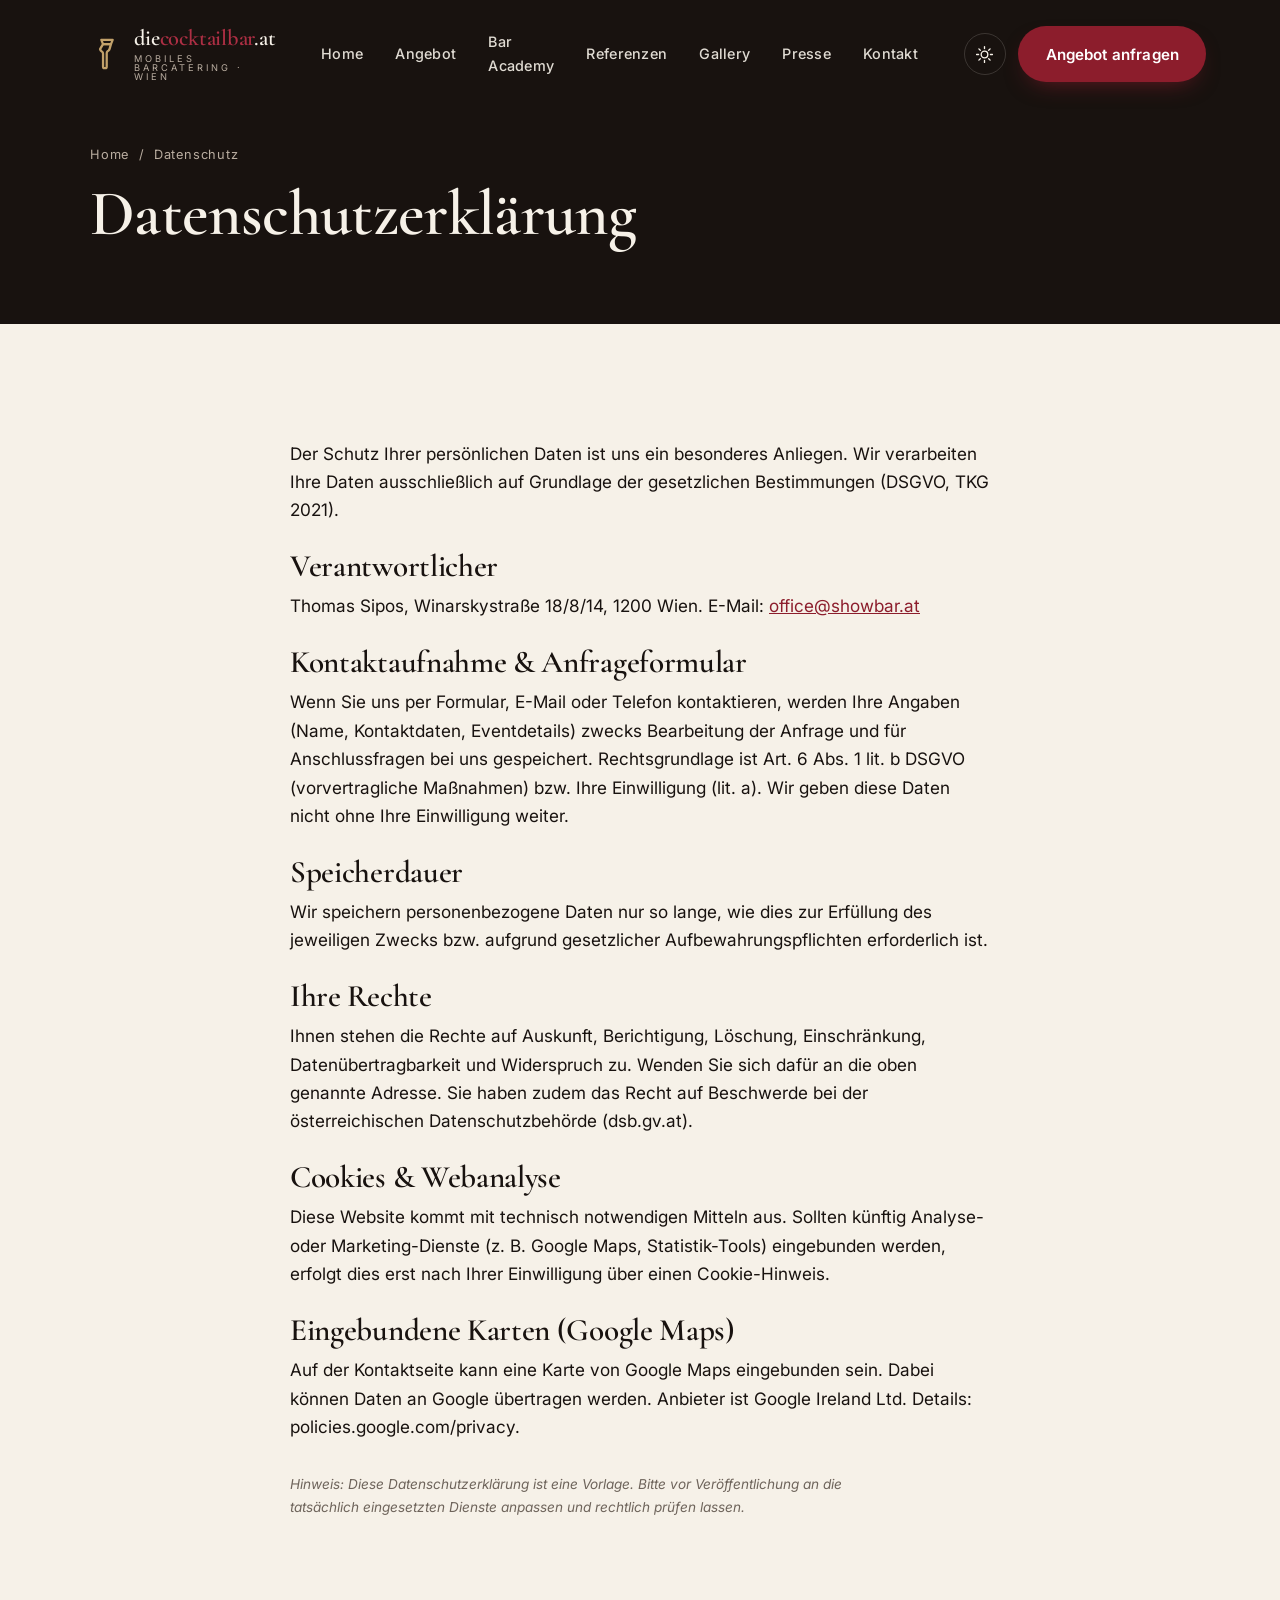
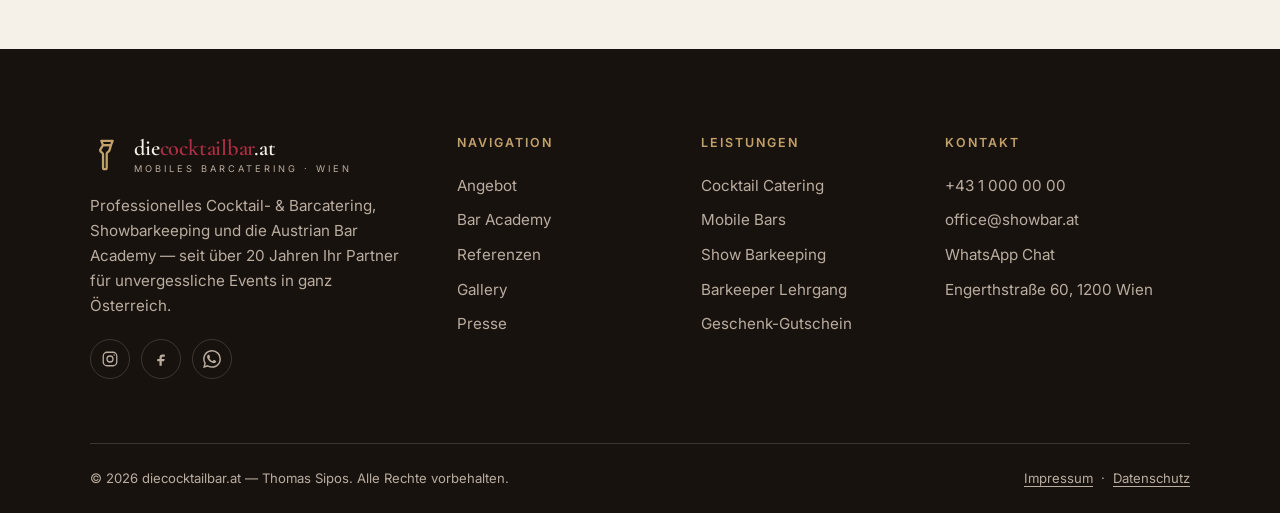
<file: datenschutz.html>
<!doctype html>
<html lang="de">
<head>
  <meta charset="utf-8">
  <meta name="viewport" content="width=device-width, initial-scale=1">
  <title>Datenschutzerklärung | diecocktailbar.at</title>
  <meta name="robots" content="noindex">
  <meta name="theme-color" content="#18120f">
  <link rel="icon" href="assets/favicon.svg" type="image/svg+xml">
  <link rel="preconnect" href="https://fonts.googleapis.com">
  <link rel="preconnect" href="https://fonts.gstatic.com" crossorigin>
  <link href="https://fonts.googleapis.com/css2?family=Cormorant+Garamond:ital,wght@0,500;0,600;0,700;1,500;1,600&family=Inter:wght@400;500;600;700&display=swap" rel="stylesheet">
  <script src="assets/js/theme-init.js"></script>
  <link rel="stylesheet" href="assets/css/styles.css">
</head>
<body data-page="">

  <section class="page-hero" data-bg="plain">
    <div class="container">
      <div class="crumbs reveal"><a href="index.html">Home</a> &nbsp;/&nbsp; Datenschutz</div>
      <h1 class="reveal d1">Datenschutzerklärung</h1>
    </div>
  </section>

  <section class="bg-cream">
    <div class="container container-narrow prose reveal">
      <p>Der Schutz Ihrer persönlichen Daten ist uns ein besonderes Anliegen. Wir verarbeiten Ihre Daten ausschließlich auf Grundlage der gesetzlichen Bestimmungen (DSGVO, TKG 2021).</p>

      <h3>Verantwortlicher</h3>
      <p>Thomas Sipos, Winarskystraße 18/8/14, 1200 Wien. E-Mail: <a data-cfg="emailEvent" href="#">office@showbar.at</a></p>

      <h3>Kontaktaufnahme &amp; Anfrageformular</h3>
      <p>Wenn Sie uns per Formular, E-Mail oder Telefon kontaktieren, werden Ihre Angaben (Name, Kontaktdaten, Eventdetails) zwecks Bearbeitung der Anfrage und für Anschlussfragen bei uns gespeichert. Rechtsgrundlage ist Art.&nbsp;6 Abs.&nbsp;1 lit.&nbsp;b DSGVO (vorvertragliche Maßnahmen) bzw. Ihre Einwilligung (lit.&nbsp;a). Wir geben diese Daten nicht ohne Ihre Einwilligung weiter.</p>

      <h3>Speicherdauer</h3>
      <p>Wir speichern personenbezogene Daten nur so lange, wie dies zur Erfüllung des jeweiligen Zwecks bzw. aufgrund gesetzlicher Aufbewahrungspflichten erforderlich ist.</p>

      <h3>Ihre Rechte</h3>
      <p>Ihnen stehen die Rechte auf Auskunft, Berichtigung, Löschung, Einschränkung, Datenübertragbarkeit und Widerspruch zu. Wenden Sie sich dafür an die oben genannte Adresse. Sie haben zudem das Recht auf Beschwerde bei der österreichischen Datenschutzbehörde (dsb.gv.at).</p>

      <h3>Cookies &amp; Webanalyse</h3>
      <p>Diese Website kommt mit technisch notwendigen Mitteln aus. Sollten künftig Analyse- oder Marketing-Dienste (z.&nbsp;B. Google Maps, Statistik-Tools) eingebunden werden, erfolgt dies erst nach Ihrer Einwilligung über einen Cookie-Hinweis.</p>

      <h3>Eingebundene Karten (Google Maps)</h3>
      <p>Auf der Kontaktseite kann eine Karte von Google Maps eingebunden sein. Dabei können Daten an Google übertragen werden. Anbieter ist Google Ireland Ltd. Details: policies.google.com/privacy.</p>

      <p style="margin-top:2rem;font-size:.85rem;color:var(--muted)"><em>Hinweis: Diese Datenschutzerklärung ist eine Vorlage. Bitte vor Veröffentlichung an die tatsächlich eingesetzten Dienste anpassen und rechtlich prüfen lassen.</em></p>
    </div>
  </section>

  <script src="assets/js/site.js"></script>
</body>
</html>
</file>
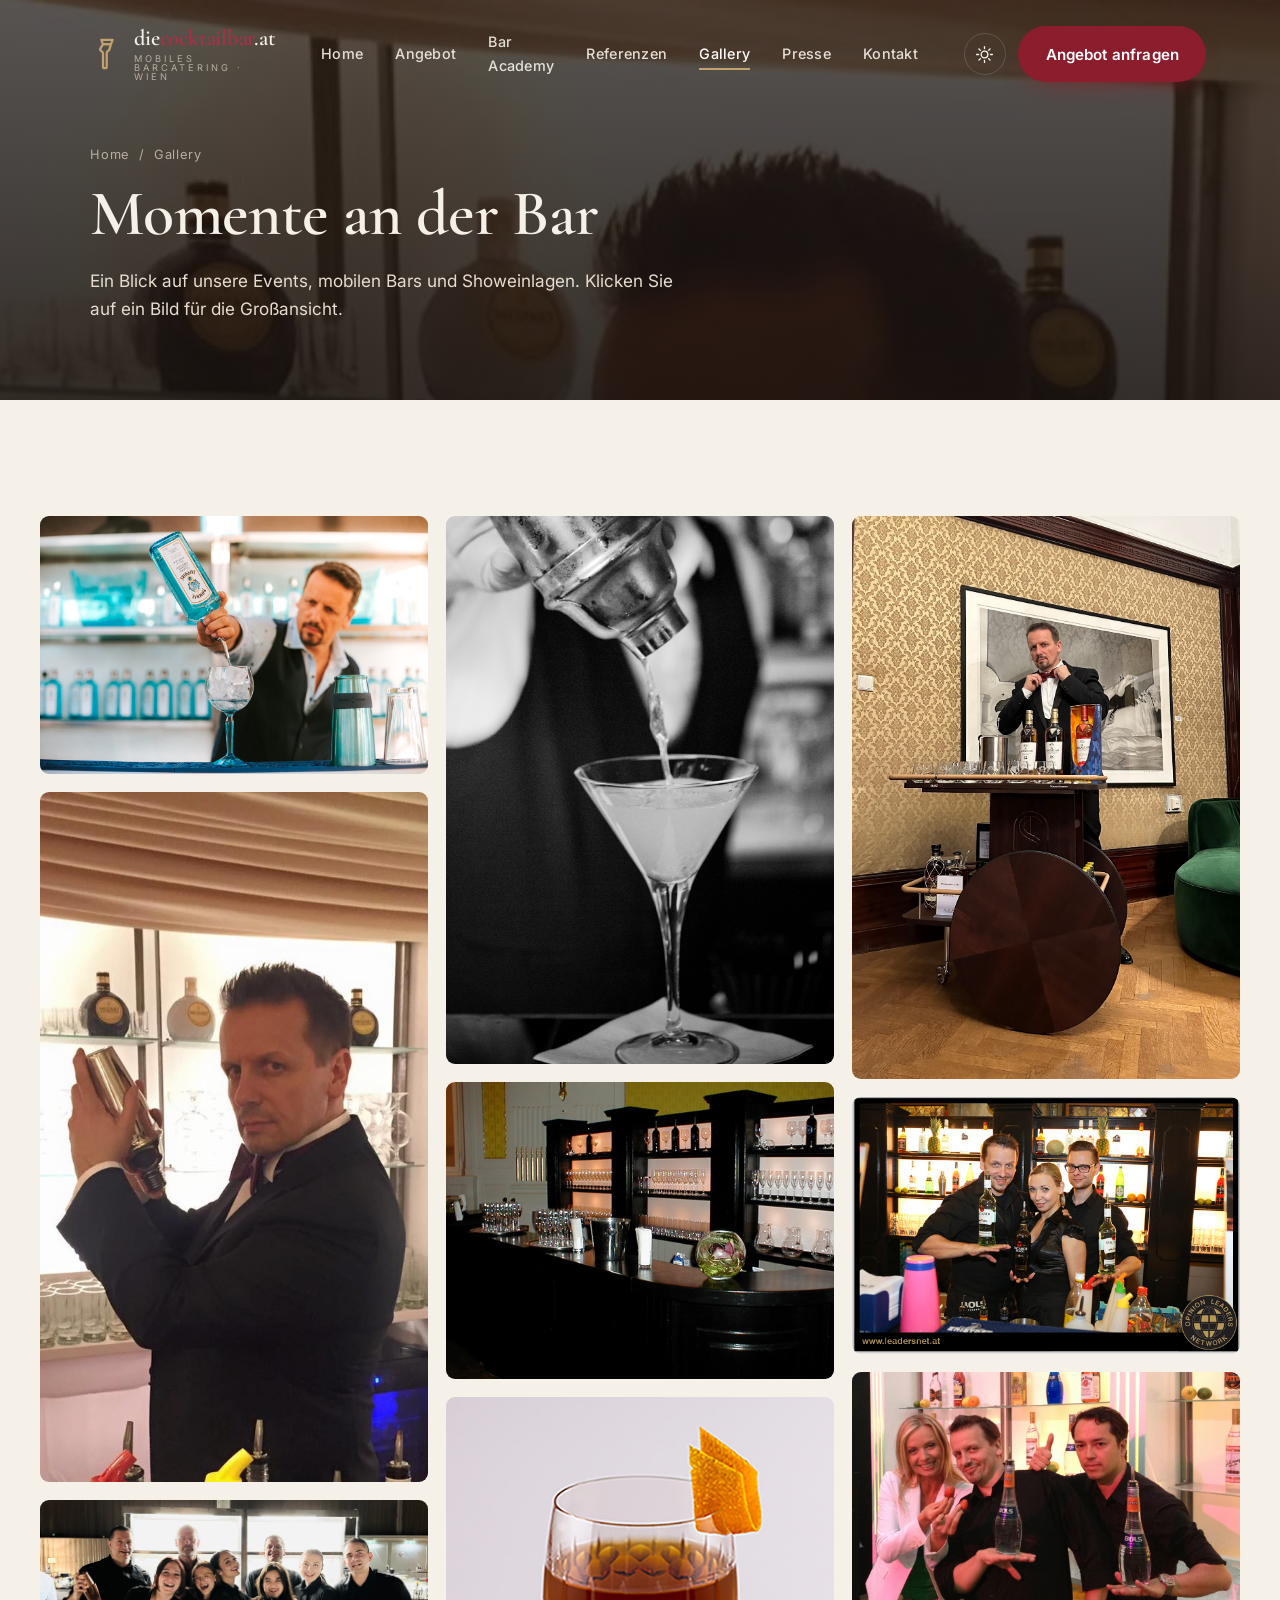
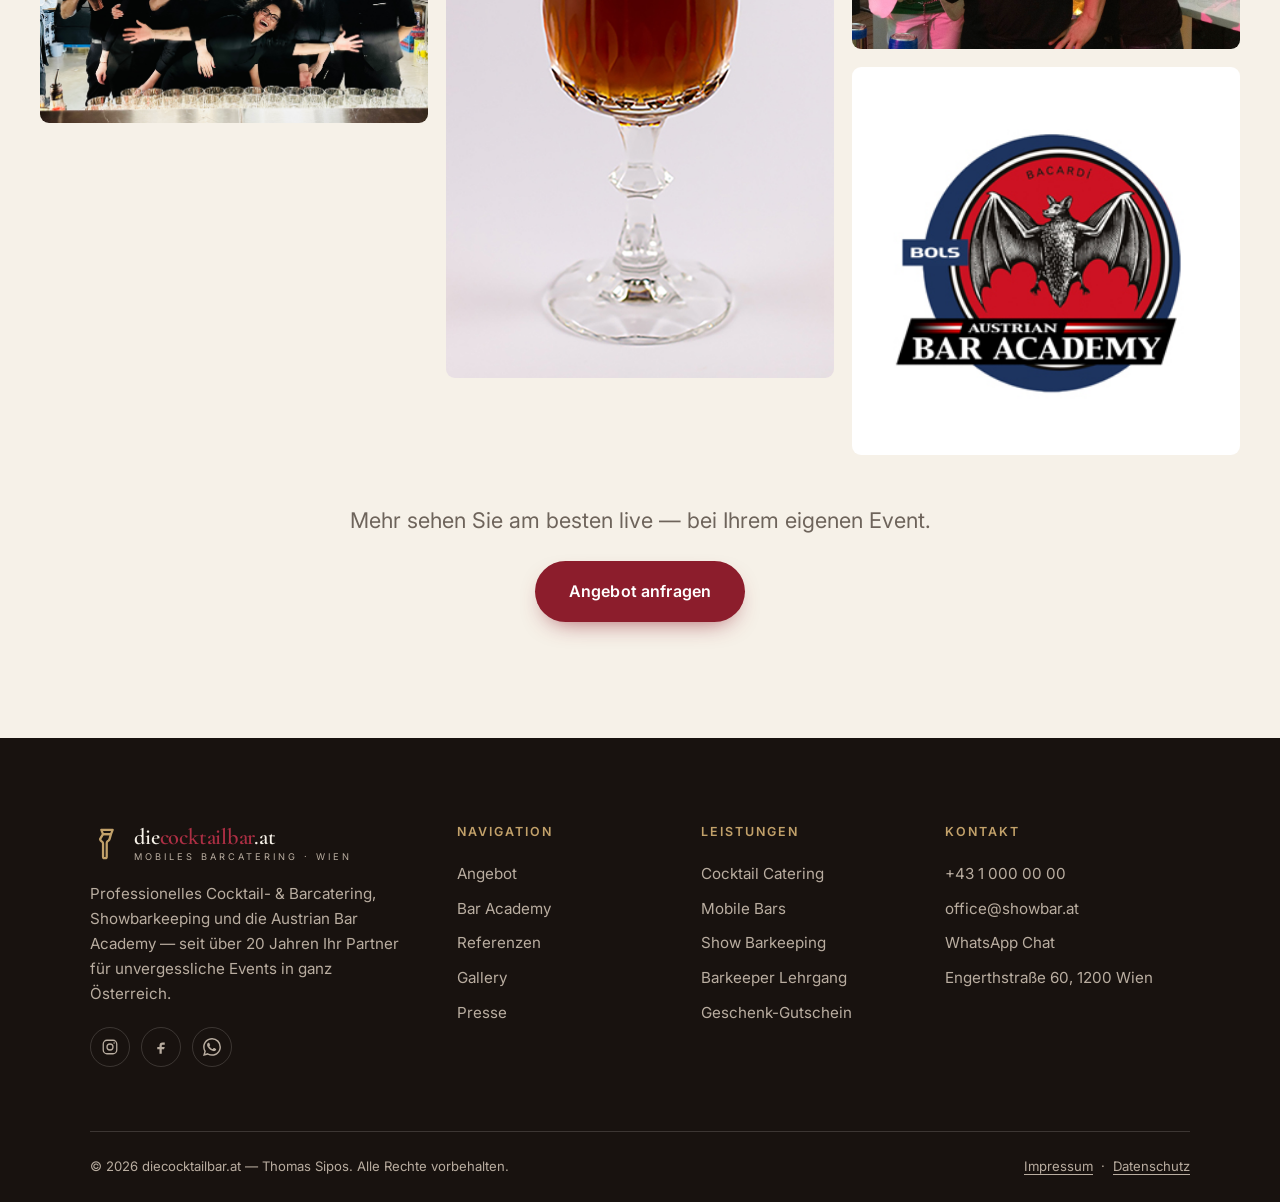
<file: gallery.html>
<!doctype html>
<html lang="de">
<head>
  <meta charset="utf-8">
  <meta name="viewport" content="width=device-width, initial-scale=1">
  <title>Galerie: Showbarkeeping &amp; Events | diecocktailbar.at</title>
  <meta name="description" content="Eindrücke von Showbarkeeping, Cocktailbar &amp; Events in Wien und Österreich. Bilder von Firmenfeiern, Hochzeiten &amp; Bällen. Galerie von diecocktailbar.at!">
  <meta name="theme-color" content="#18120f">
  <link rel="icon" href="assets/favicon.svg" type="image/svg+xml">
  <link rel="preconnect" href="https://fonts.googleapis.com">
  <link rel="preconnect" href="https://fonts.gstatic.com" crossorigin>
  <link href="https://fonts.googleapis.com/css2?family=Cormorant+Garamond:ital,wght@0,500;0,600;0,700;1,500;1,600&family=Inter:wght@400;500;600;700&display=swap" rel="stylesheet">
  <script src="assets/js/theme-init.js"></script>
  <link rel="stylesheet" href="assets/css/styles.css">
</head>
<body data-page="gallery">

  <section class="page-hero" data-bg="gallery">
    <div class="container">
      <div class="crumbs reveal"><a href="index.html">Home</a> &nbsp;/&nbsp; Gallery</div>
      <h1 class="reveal d1">Momente an der Bar</h1>
      <p class="reveal d2">Ein Blick auf unsere Events, mobilen Bars und Showeinlagen. Klicken Sie auf ein Bild für die Großansicht.</p>
    </div>
  </section>

  <section class="bg-cream">
    <div class="container container-wide">
      <div class="gallery reveal" data-lightbox>
        <figure><img src="assets/img/hero-bombay-pour.jpg" alt="Barkeeper mixt einen Gin-Cocktail"><figcaption>Frisch gemixt — Bombay Sapphire</figcaption></figure>
        <figure><img src="assets/img/founder-shake.jpg" alt="Show-Barkeeper im Smoking beim Shaken"><figcaption>Showbarkeeping</figcaption></figure>
        <figure><img src="assets/img/team.jpg" alt="Das Barteam"><figcaption>Unser Team</figcaption></figure>
        <figure><img src="assets/img/cocktail-bw-martini.jpg" alt="Cocktail wird abgeseiht (S/W)"><figcaption>Classic Martini</figcaption></figure>
        <figure><img src="assets/img/mobile-bar-setup.png" alt="Aufgebaute mobile Bar"><figcaption>Mobile Bar — aufgebaut</figcaption></figure>
        <figure><img src="assets/img/cocktail-amber.jpg" alt="Bernsteinfarbener Cocktail mit Orangenzeste"><figcaption>Signature Drink</figcaption></figure>
        <figure><img src="assets/img/founder-macallan.jpg" alt="Macallan Whisky Tasting"><figcaption>Whisky Tasting</figcaption></figure>
        <figure><img src="assets/img/event-team-bols.png" alt="Barteam bei einem Event"><figcaption>Im Einsatz</figcaption></figure>
        <figure><img src="assets/img/flair-classic.jpg" alt="Flairing mit Flaschen"><figcaption>Flairing-Show</figcaption></figure>
        <figure><img src="assets/img/kontakt-thumb.jpg" alt="Cocktail-Detail"><figcaption>Liebe zum Detail</figcaption></figure>
      </div>
      <div style="text-align:center;margin-top:3rem" class="reveal">
        <p class="lead" style="margin:0 auto 1.4rem">Mehr sehen Sie am besten live — bei Ihrem eigenen Event.</p>
        <a class="btn btn--primary btn--lg" href="kontakt.html">Angebot anfragen</a>
      </div>
    </div>
  </section>

  <script src="assets/js/site.js"></script>
</body>
</html>
</file>
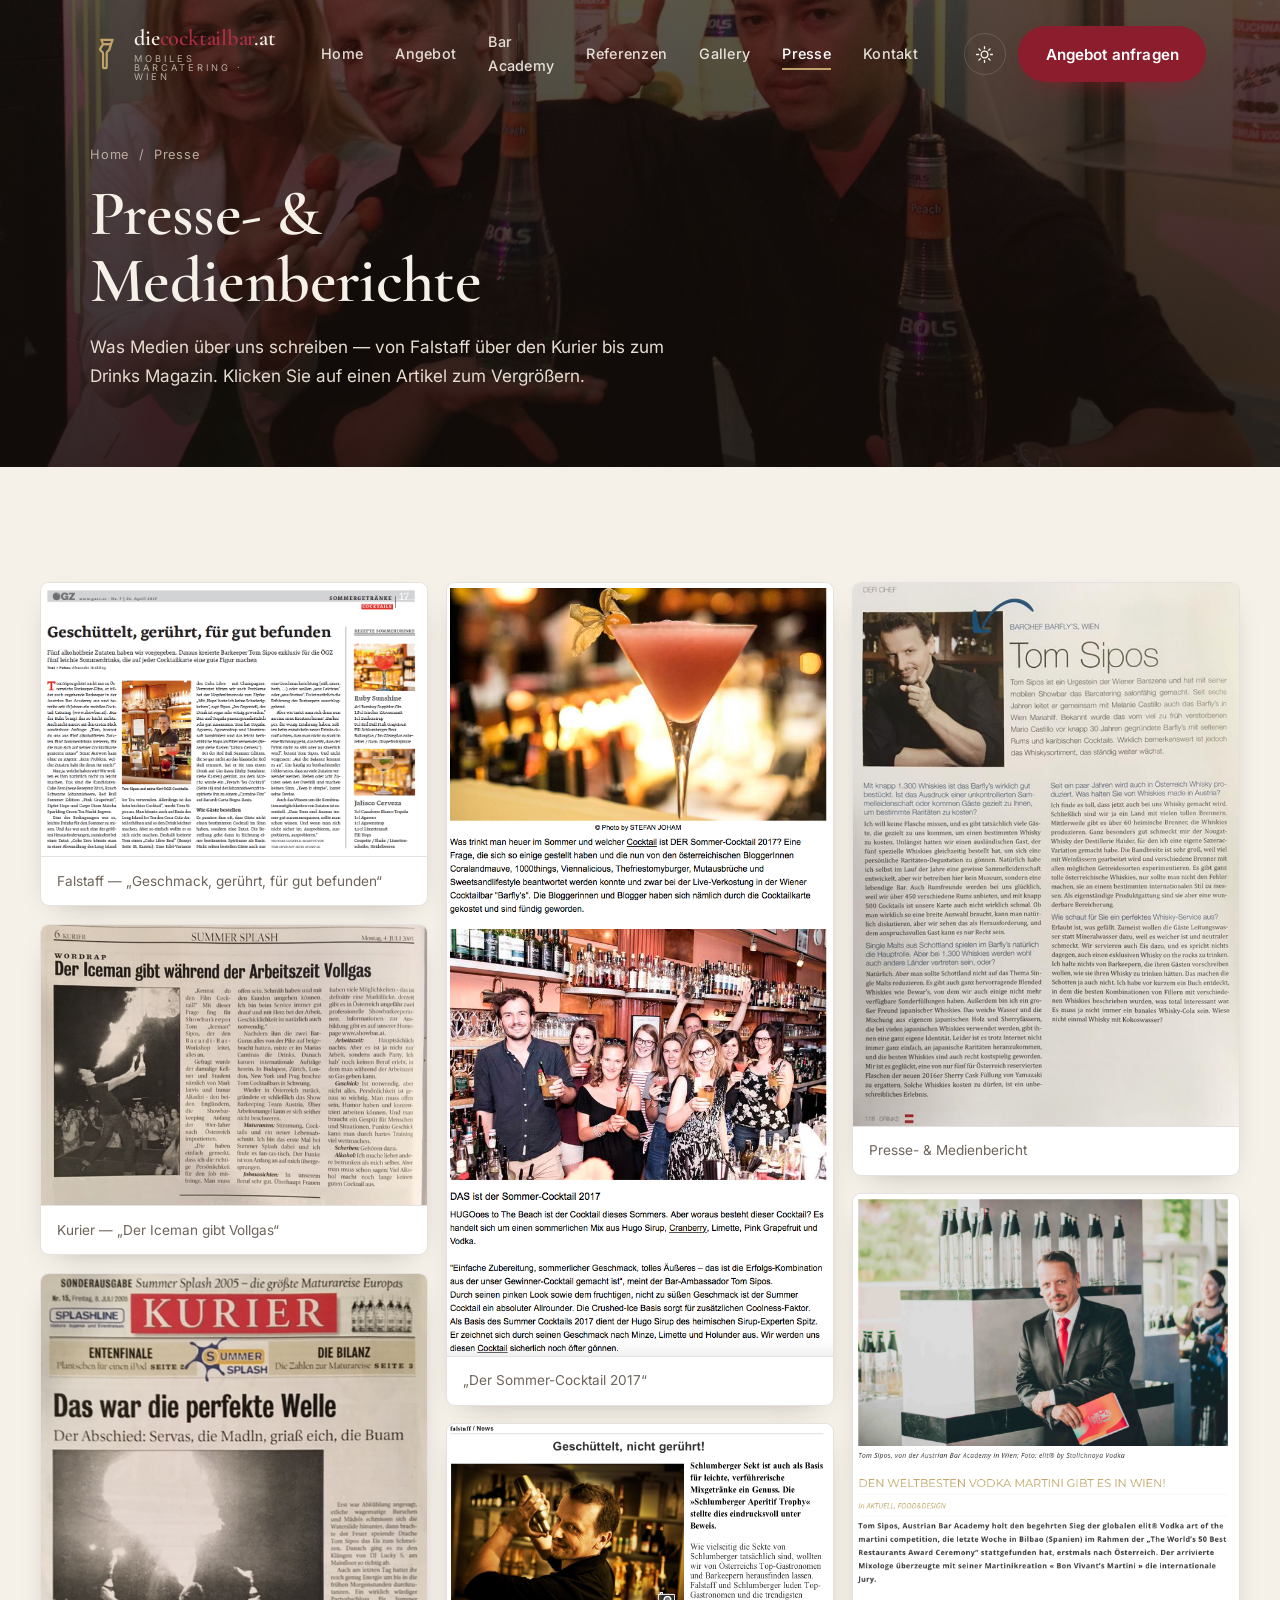
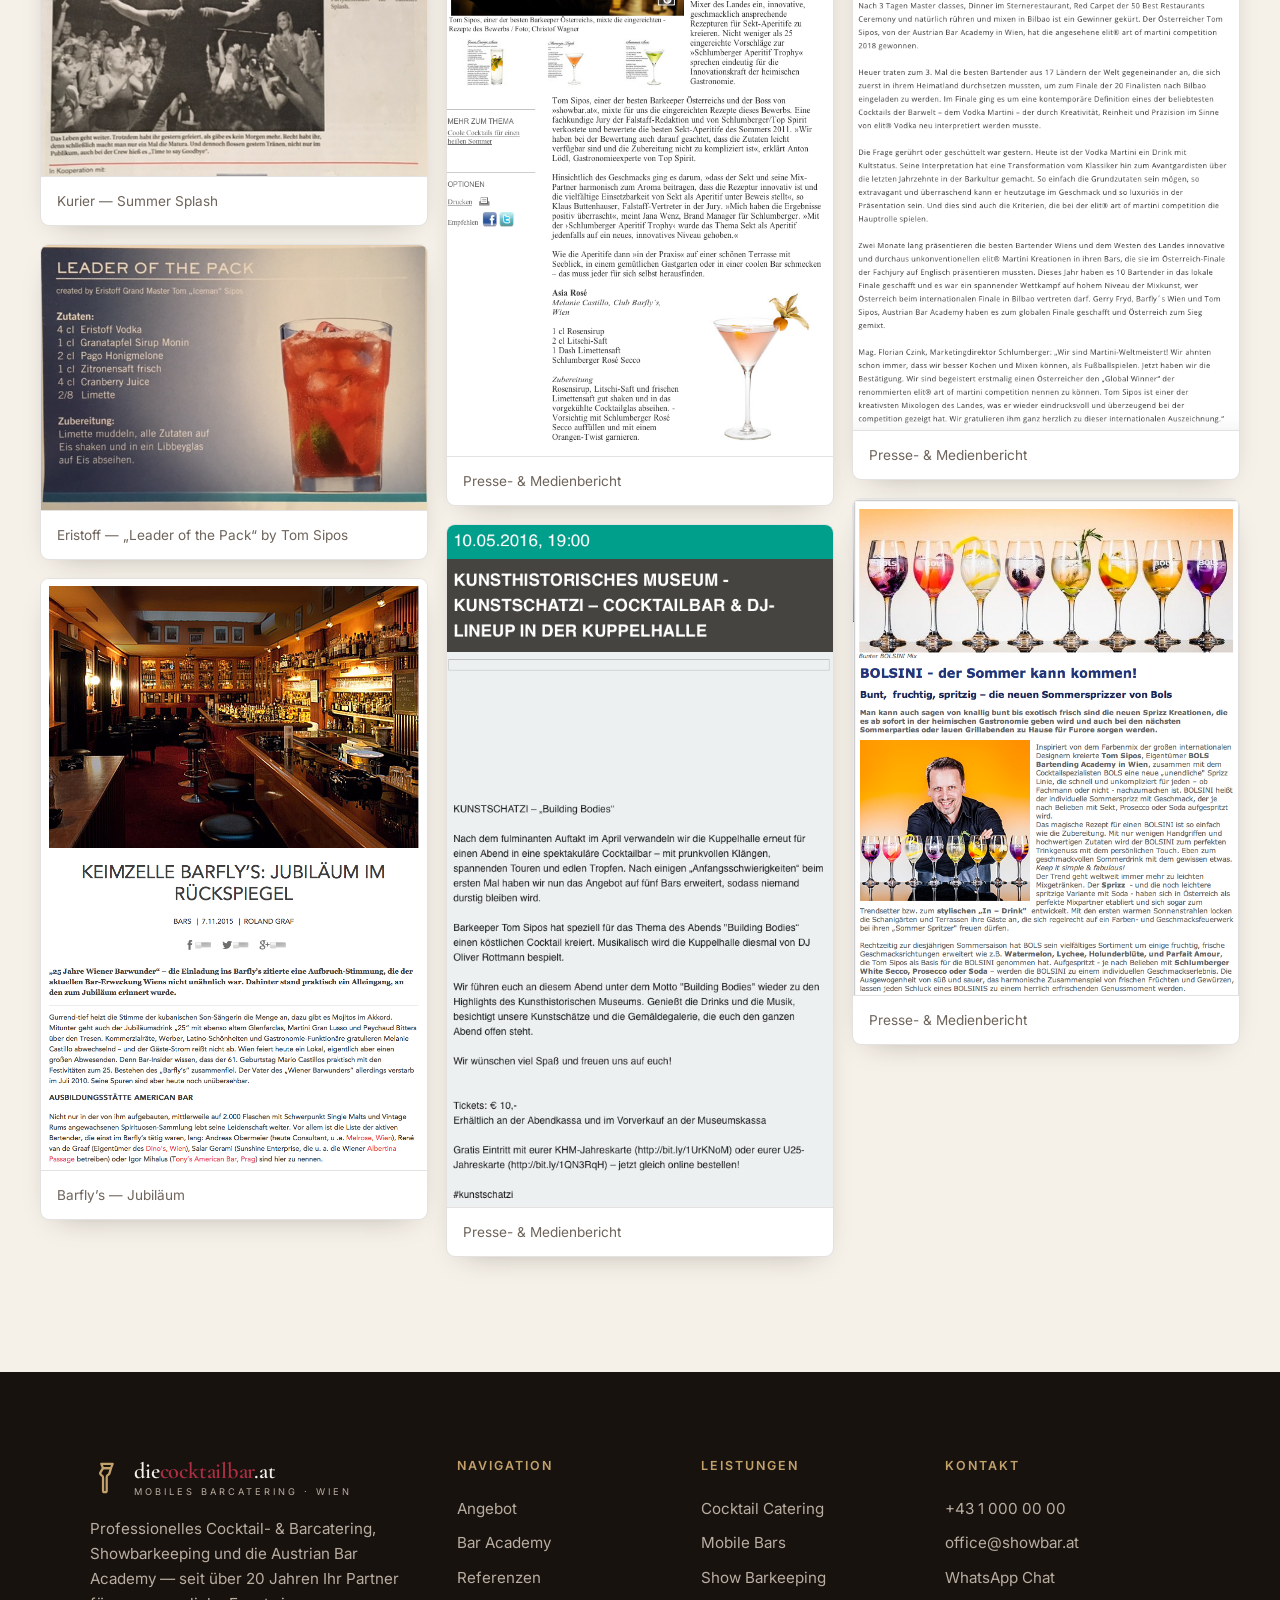
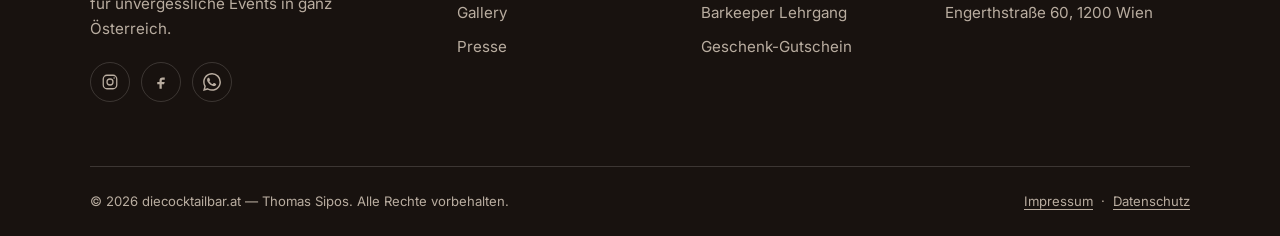
<file: groes-raster.html>
<!doctype html>
<html lang="de">
<head>
  <meta charset="utf-8">
  <title>Presse — diecocktailbar.at</title>
  <link rel="canonical" href="presse.html">
  <meta http-equiv="refresh" content="0; url=presse.html">
  <script>location.replace("presse.html");</script>
</head>
<body><p>Weiterleitung zu <a href="presse.html">Presse</a> …</p></body>
</html>
</file>
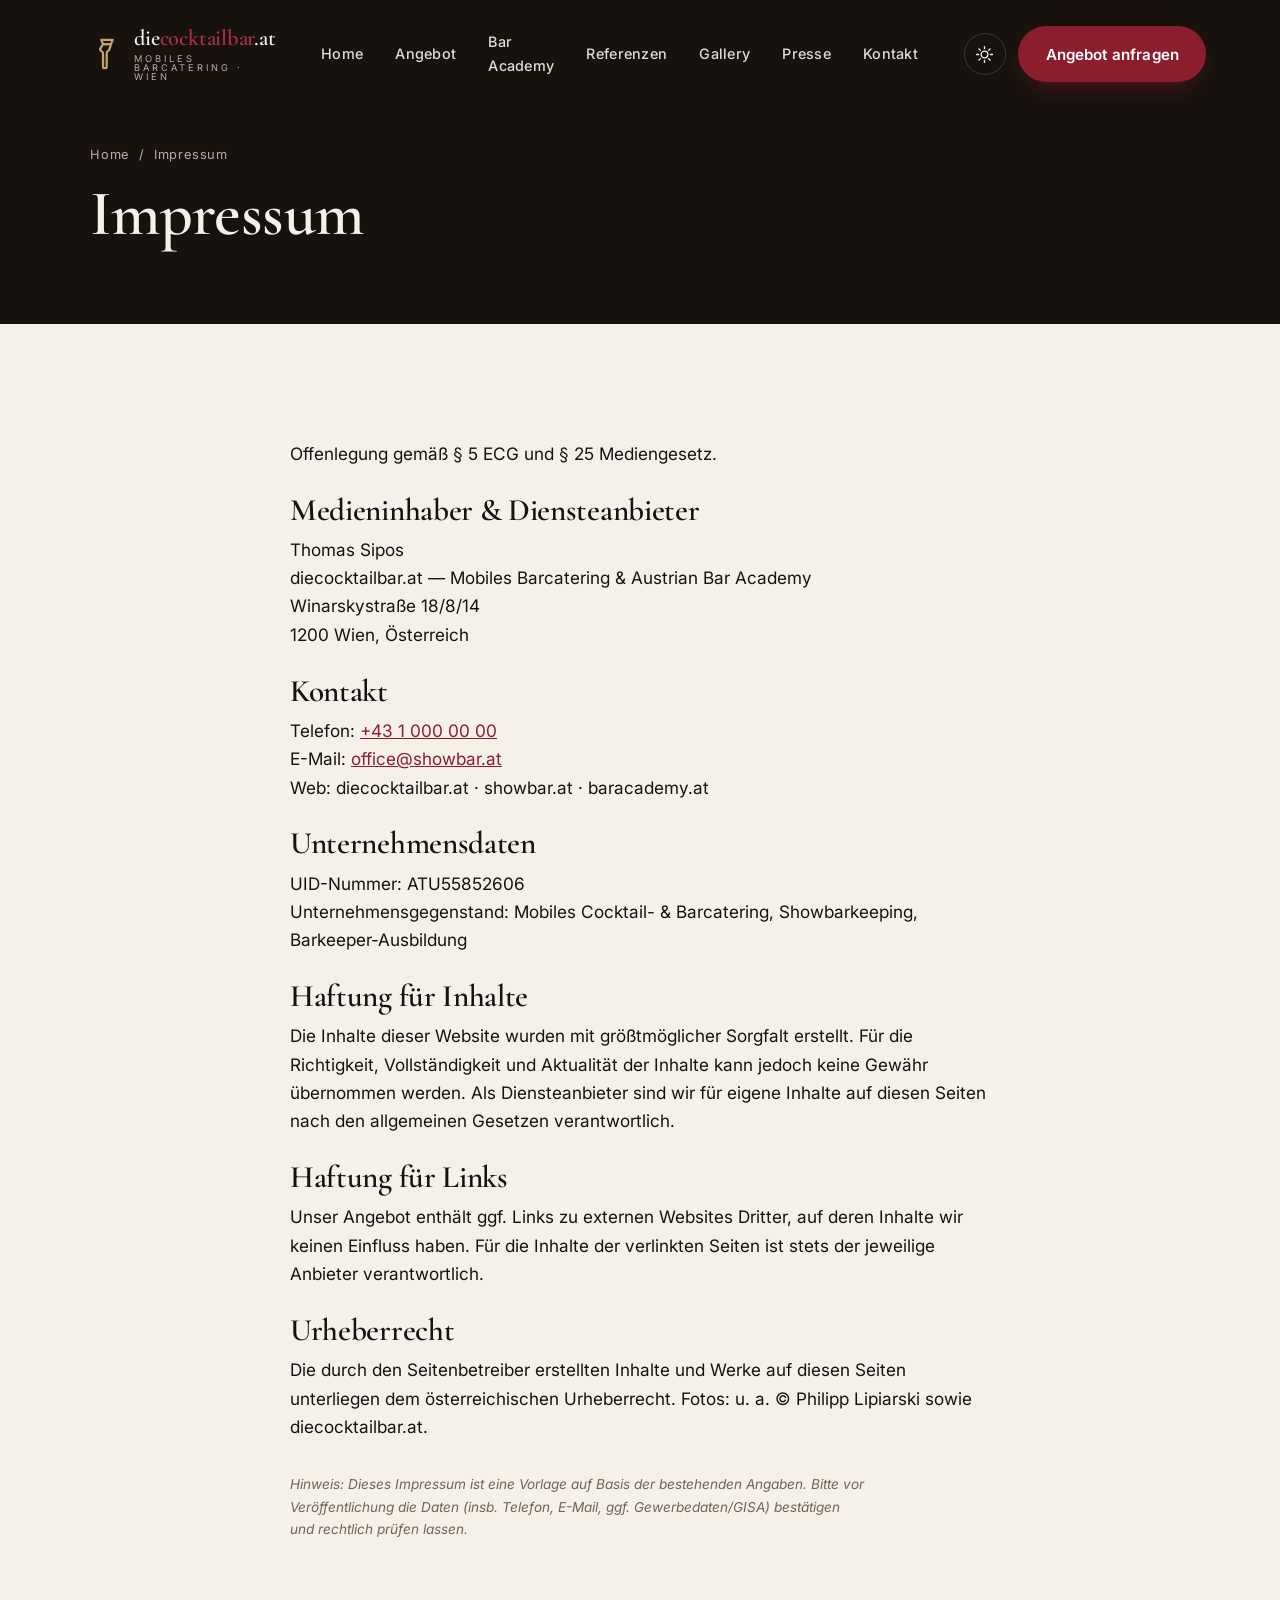
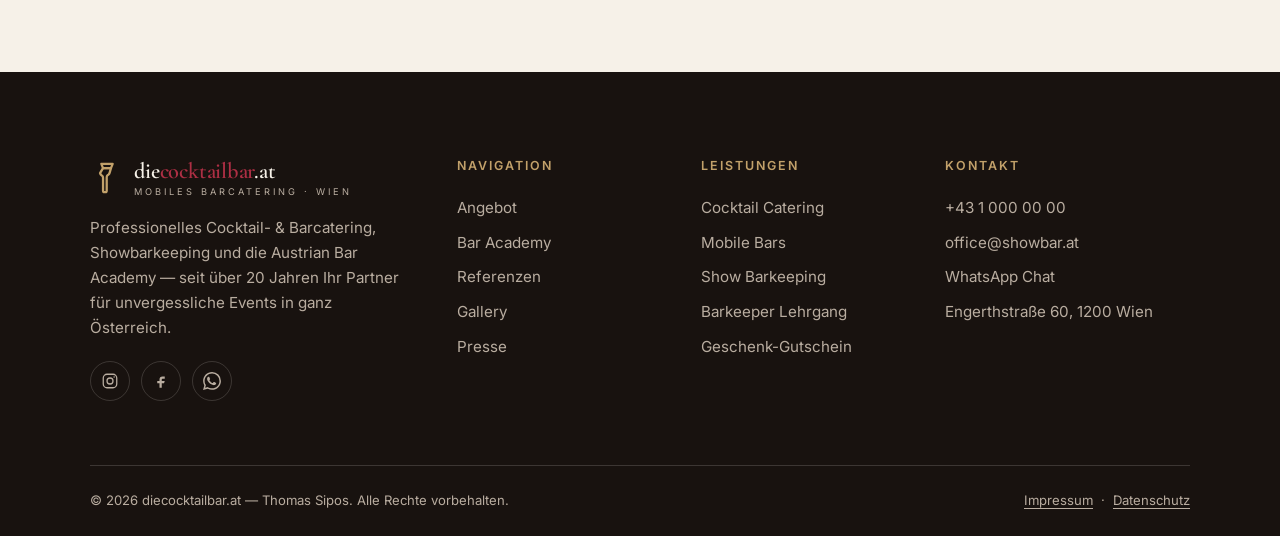
<file: impressum.html>
<!doctype html>
<html lang="de">
<head>
  <meta charset="utf-8">
  <meta name="viewport" content="width=device-width, initial-scale=1">
  <title>Impressum | diecocktailbar.at</title>
  <meta name="robots" content="noindex">
  <meta name="theme-color" content="#18120f">
  <link rel="icon" href="assets/favicon.svg" type="image/svg+xml">
  <link rel="preconnect" href="https://fonts.googleapis.com">
  <link rel="preconnect" href="https://fonts.gstatic.com" crossorigin>
  <link href="https://fonts.googleapis.com/css2?family=Cormorant+Garamond:ital,wght@0,500;0,600;0,700;1,500;1,600&family=Inter:wght@400;500;600;700&display=swap" rel="stylesheet">
  <script src="assets/js/theme-init.js"></script>
  <link rel="stylesheet" href="assets/css/styles.css">
</head>
<body data-page="">

  <section class="page-hero" data-bg="plain">
    <div class="container">
      <div class="crumbs reveal"><a href="index.html">Home</a> &nbsp;/&nbsp; Impressum</div>
      <h1 class="reveal d1">Impressum</h1>
    </div>
  </section>

  <section class="bg-cream">
    <div class="container container-narrow prose reveal">
      <p>Offenlegung gemäß § 5 ECG und § 25 Mediengesetz.</p>

      <h3>Medieninhaber &amp; Diensteanbieter</h3>
      <p>
        Thomas Sipos<br>
        diecocktailbar.at — Mobiles Barcatering &amp; Austrian Bar Academy<br>
        Winarskystraße 18/8/14<br>
        1200 Wien, Österreich
      </p>

      <h3>Kontakt</h3>
      <p>
        Telefon: <a data-cfg="phone" href="#">+43 1 000 00 00</a><br>
        E-Mail: <a data-cfg="emailEvent" href="#">office@showbar.at</a><br>
        Web: diecocktailbar.at · showbar.at · baracademy.at
      </p>

      <h3>Unternehmensdaten</h3>
      <p>
        UID-Nummer: ATU55852606<br>
        Unternehmensgegenstand: Mobiles Cocktail- &amp; Barcatering, Showbarkeeping, Barkeeper-Ausbildung
      </p>

      <h3>Haftung für Inhalte</h3>
      <p>Die Inhalte dieser Website wurden mit größtmöglicher Sorgfalt erstellt. Für die Richtigkeit, Vollständigkeit und Aktualität der Inhalte kann jedoch keine Gewähr übernommen werden. Als Diensteanbieter sind wir für eigene Inhalte auf diesen Seiten nach den allgemeinen Gesetzen verantwortlich.</p>

      <h3>Haftung für Links</h3>
      <p>Unser Angebot enthält ggf. Links zu externen Websites Dritter, auf deren Inhalte wir keinen Einfluss haben. Für die Inhalte der verlinkten Seiten ist stets der jeweilige Anbieter verantwortlich.</p>

      <h3>Urheberrecht</h3>
      <p>Die durch den Seitenbetreiber erstellten Inhalte und Werke auf diesen Seiten unterliegen dem österreichischen Urheberrecht. Fotos: u.&nbsp;a. © Philipp Lipiarski sowie diecocktailbar.at.</p>

      <p style="margin-top:2rem;font-size:.85rem;color:var(--muted)"><em>Hinweis: Dieses Impressum ist eine Vorlage auf Basis der bestehenden Angaben. Bitte vor Veröffentlichung die Daten (insb. Telefon, E-Mail, ggf. Gewerbedaten/GISA) bestätigen und rechtlich prüfen lassen.</em></p>
    </div>
  </section>

  <script src="assets/js/site.js"></script>
</body>
</html>
</file>
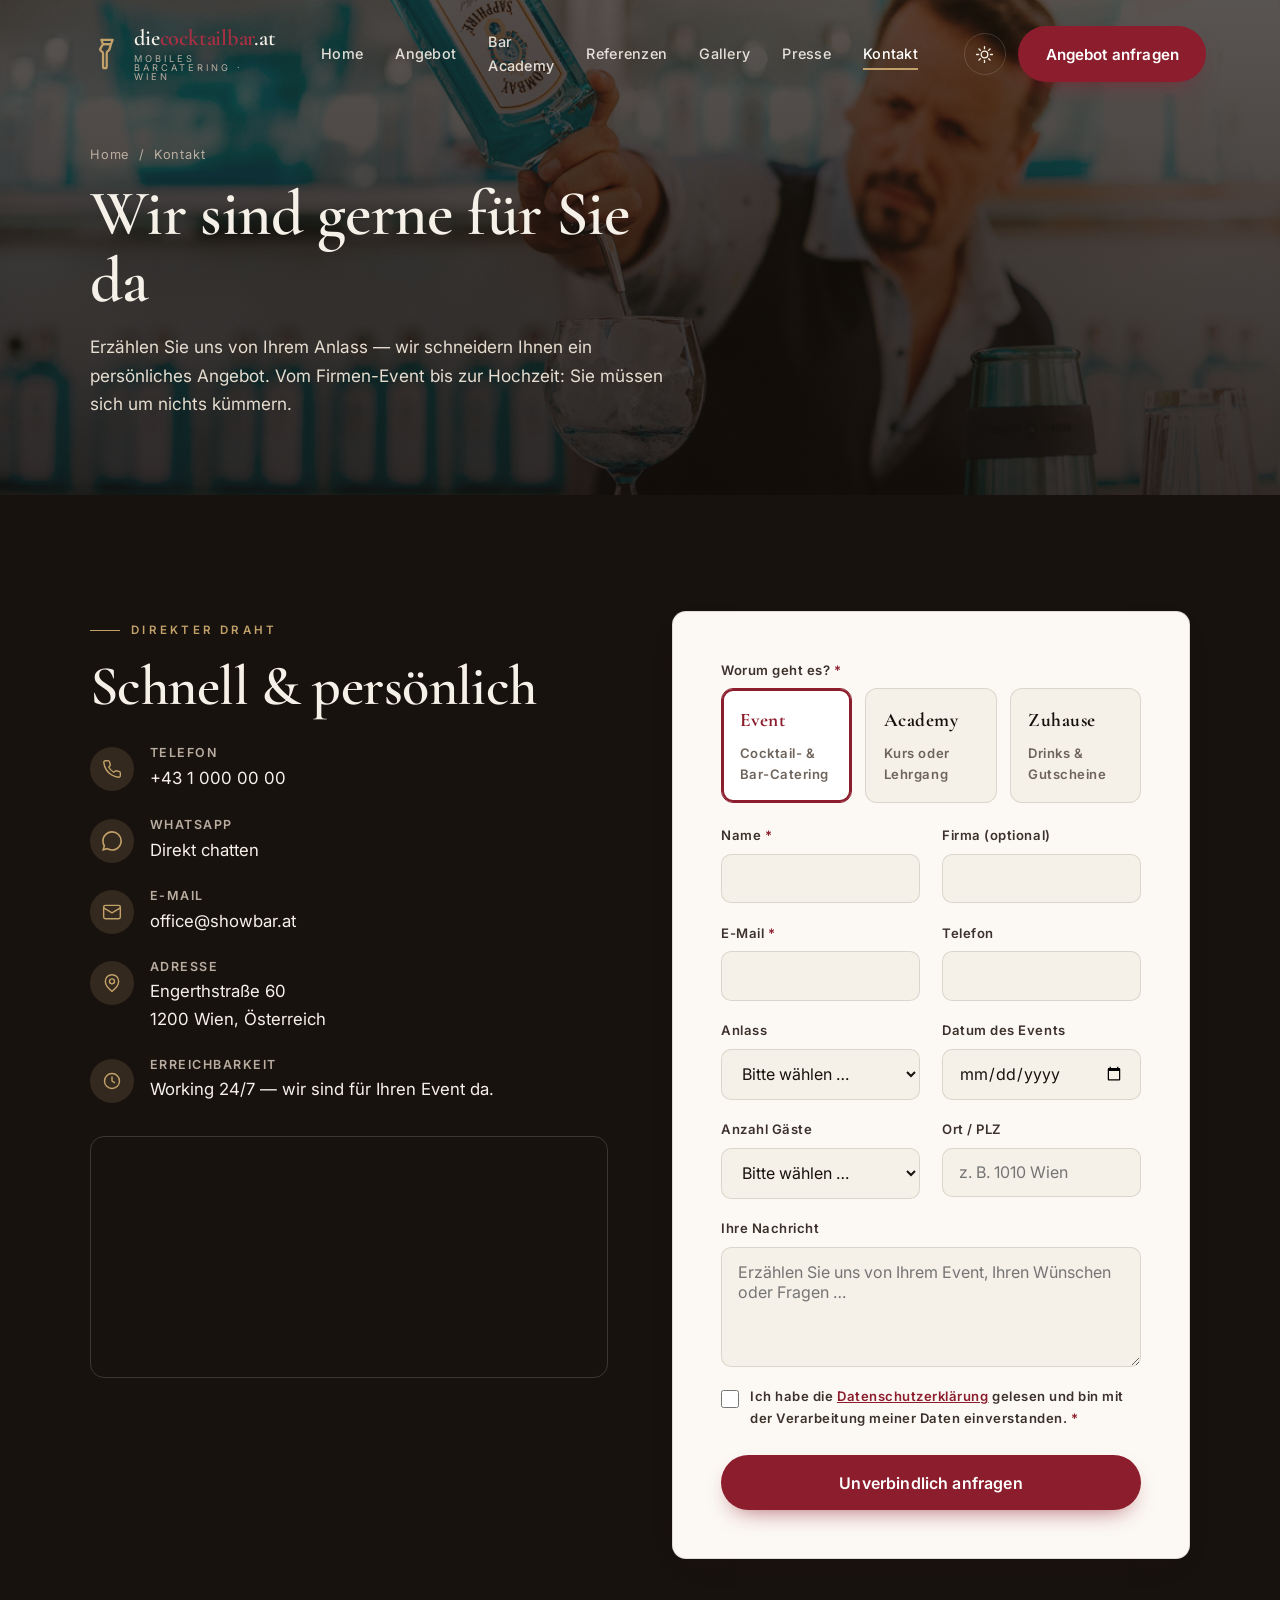
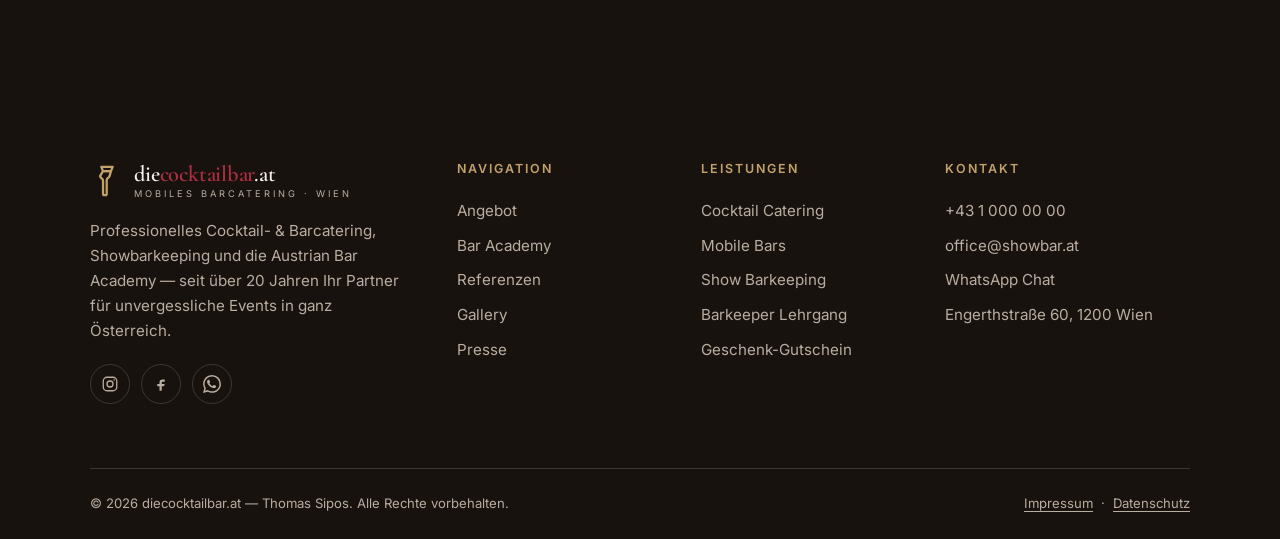
<file: kontakt.html>
<!doctype html>
<html lang="de">
<head>
  <meta charset="utf-8">
  <meta name="viewport" content="width=device-width, initial-scale=1">
  <title>Kontakt – Cocktailbar &amp; Catering | diecocktailbar.at</title>
  <meta name="description" content="Cocktailbar &amp; Barcatering in Wien anfragen: Engerthstraße 60, 1200 Wien, tätig in ganz Österreich. 24/7 erreichbar unter office@showbar.at. Jetzt anfragen!">
  <meta name="theme-color" content="#18120f">
  <link rel="icon" href="assets/favicon.svg" type="image/svg+xml">
  <link rel="preconnect" href="https://fonts.googleapis.com">
  <link rel="preconnect" href="https://fonts.gstatic.com" crossorigin>
  <link href="https://fonts.googleapis.com/css2?family=Cormorant+Garamond:ital,wght@0,500;0,600;0,700;1,500;1,600&family=Inter:wght@400;500;600;700&display=swap" rel="stylesheet">
  <script src="assets/js/theme-init.js"></script>
  <link rel="stylesheet" href="assets/css/styles.css">
</head>
<body data-page="kontakt">

  <section class="page-hero" data-bg="kontakt">
    <div class="container">
      <div class="crumbs reveal"><a href="index.html">Home</a> &nbsp;/&nbsp; Kontakt</div>
      <h1 class="reveal d1">Wir sind gerne für Sie da</h1>
      <p class="reveal d2">Erzählen Sie uns von Ihrem Anlass — wir schneidern Ihnen ein persönliches Angebot. Vom Firmen-Event bis zur Hochzeit: Sie müssen sich um nichts kümmern.</p>
    </div>
  </section>

  <section class="bg-ink">
    <div class="container">
      <div class="split" style="align-items:start">

        <!-- CONTACT INFO -->
        <div class="split__body reveal">
          <span class="eyebrow on-dark">Direkter Draht</span>
          <h2 style="margin-bottom:2rem">Schnell &amp; persönlich</h2>
          <div class="contact-list">
            <div class="contact-item">
              <span class="ic"><svg viewBox="0 0 24 24" fill="none" stroke="currentColor" stroke-width="1.7" stroke-linecap="round" stroke-linejoin="round"><path d="M22 16.9v3a2 2 0 0 1-2.2 2 19.8 19.8 0 0 1-8.6-3 19.5 19.5 0 0 1-6-6 19.8 19.8 0 0 1-3-8.6A2 2 0 0 1 4.1 2h3a2 2 0 0 1 2 1.7c.1.9.4 1.8.7 2.7a2 2 0 0 1-.5 2.1L8.1 9.9a16 16 0 0 0 6 6l1.4-1.2a2 2 0 0 1 2.1-.5c.9.3 1.8.6 2.7.7a2 2 0 0 1 1.7 2Z"/></svg></span>
              <div><h4>Telefon</h4><a data-cfg="phone" href="#">+43 1 000 00 00</a></div>
            </div>
            <div class="contact-item">
              <span class="ic"><svg viewBox="0 0 24 24" fill="currentColor"><path d="M.06 24l1.68-6.13A11.8 11.8 0 0 1 .16 11.9C.16 5.34 5.5 0 12.06 0a11.8 11.8 0 0 1 8.4 3.49 11.8 11.8 0 0 1 3.48 8.4c0 6.56-5.34 11.9-11.9 11.9a11.9 11.9 0 0 1-5.7-1.45L.06 24Zm6.6-3.8c1.68.99 3.28 1.58 5.4 1.58 5.45 0 9.9-4.43 9.9-9.88a9.84 9.84 0 0 0-2.9-7 9.78 9.78 0 0 0-7-2.9c-5.46 0-9.9 4.44-9.9 9.9 0 2.2.65 3.85 1.74 5.58l-.99 3.62 3.75-.98Z"/></svg></span>
              <div><h4>WhatsApp</h4><a data-cfg="whatsapp" href="#">Direkt chatten</a></div>
            </div>
            <div class="contact-item">
              <span class="ic"><svg viewBox="0 0 24 24" fill="none" stroke="currentColor" stroke-width="1.7" stroke-linecap="round" stroke-linejoin="round"><rect x="2" y="4" width="20" height="16" rx="2"/><path d="m2 7 10 6 10-6"/></svg></span>
              <div><h4>E-Mail</h4><a data-cfg="emailEvent" href="#">office@showbar.at</a></div>
            </div>
            <div class="contact-item">
              <span class="ic"><svg viewBox="0 0 24 24" fill="none" stroke="currentColor" stroke-width="1.7" stroke-linecap="round" stroke-linejoin="round"><path d="M20 10c0 6-8 12-8 12s-8-6-8-12a8 8 0 0 1 16 0Z"/><circle cx="12" cy="10" r="3"/></svg></span>
              <div><h4>Adresse</h4><p>Engerthstraße 60<br>1200 Wien, Österreich</p></div>
            </div>
            <div class="contact-item">
              <span class="ic"><svg viewBox="0 0 24 24" fill="none" stroke="currentColor" stroke-width="1.7" stroke-linecap="round" stroke-linejoin="round"><circle cx="12" cy="12" r="9"/><path d="M12 7v5l3 2"/></svg></span>
              <div><h4>Erreichbarkeit</h4><p>Working 24/7 — wir sind für Ihren Event da.</p></div>
            </div>
          </div>
          <div style="margin-top:2rem;border-radius:var(--radius);overflow:hidden;border:1px solid var(--line-on-dark)">
            <iframe title="Karte Engerthstraße 60, 1200 Wien" width="100%" height="240" style="border:0;display:block;filter:grayscale(.3) contrast(1.05)" loading="lazy" referrerpolicy="no-referrer-when-downgrade" src="https://maps.google.com/maps?q=Engerthstra%C3%9Fe%2060%201200%20Wien&output=embed"></iframe>
          </div>
        </div>

        <!-- FORM -->
        <div class="reveal d1">
          <div class="form-wrap">
            <form data-demo-form novalidate>
              <div class="field full" style="margin-bottom:1.4rem">
                <label>Worum geht es? <span class="req">*</span></label>
                <div class="intent">
                  <input type="radio" id="i1" name="anliegen" value="Event-Anfrage" checked>
                  <label for="i1"><b>Event</b><span>Cocktail- &amp; Bar-Catering</span></label>
                  <input type="radio" id="i2" name="anliegen" value="Bar Academy">
                  <label for="i2"><b>Academy</b><span>Kurs oder Lehrgang</span></label>
                  <input type="radio" id="i3" name="anliegen" value="Cocktails für zuhause">
                  <label for="i3"><b>Zuhause</b><span>Drinks &amp; Gutscheine</span></label>
                </div>
              </div>

              <div class="form-grid">
                <div class="field"><label for="name">Name <span class="req">*</span></label><input id="name" name="name" required></div>
                <div class="field"><label for="firma">Firma (optional)</label><input id="firma" name="firma"></div>
                <div class="field"><label for="mail">E-Mail <span class="req">*</span></label><input id="mail" type="email" name="email" required></div>
                <div class="field"><label for="phone">Telefon</label><input id="phone" type="tel" name="telefon"></div>

                <div class="field"><label for="anlass">Anlass</label>
                  <select id="anlass" name="anlass">
                    <option value="">Bitte wählen …</option>
                    <option>Firmen-Event</option>
                    <option>Messeauftritt</option>
                    <option>Hochzeit</option>
                    <option>Ball / Gala</option>
                    <option>Geburtstag / Privatfeier</option>
                    <option>Produktpräsentation</option>
                    <option>Sonstiges</option>
                  </select>
                </div>
                <div class="field"><label for="datum">Datum des Events</label><input id="datum" type="date" name="datum"></div>
                <div class="field"><label for="gaeste">Anzahl Gäste</label>
                  <select id="gaeste" name="gaeste">
                    <option value="">Bitte wählen …</option>
                    <option>bis 50</option>
                    <option>50–150</option>
                    <option>150–500</option>
                    <option>500–1.000</option>
                    <option>über 1.000</option>
                  </select>
                </div>
                <div class="field"><label for="ort">Ort / PLZ</label><input id="ort" name="ort" placeholder="z. B. 1010 Wien"></div>

                <div class="field full"><label for="nachricht">Ihre Nachricht</label><textarea id="nachricht" name="nachricht" placeholder="Erzählen Sie uns von Ihrem Event, Ihren Wünschen oder Fragen …"></textarea></div>

                <div class="field full">
                  <label class="form-consent"><input type="checkbox" required><span>Ich habe die <a href="datenschutz.html">Datenschutzerklärung</a> gelesen und bin mit der Verarbeitung meiner Daten einverstanden. <span class="req">*</span></span></label>
                </div>
              </div>

              <div style="margin-top:1.6rem"><button class="btn btn--primary btn--lg" type="submit" style="width:100%">Unverbindlich anfragen</button></div>
            </form>
            <div class="form-success">
              <div class="check">✓</div>
              <h3>Ihre Angaben wurden versandt!</h3>
              <p style="margin-inline:auto">Vielen Dank für Ihre Anfrage. Wir melden uns so schnell wie möglich persönlich bei Ihnen.</p>
            </div>
          </div>
        </div>

      </div>
    </div>
  </section>

  <script src="assets/js/site.js"></script>
</body>
</html>
</file>
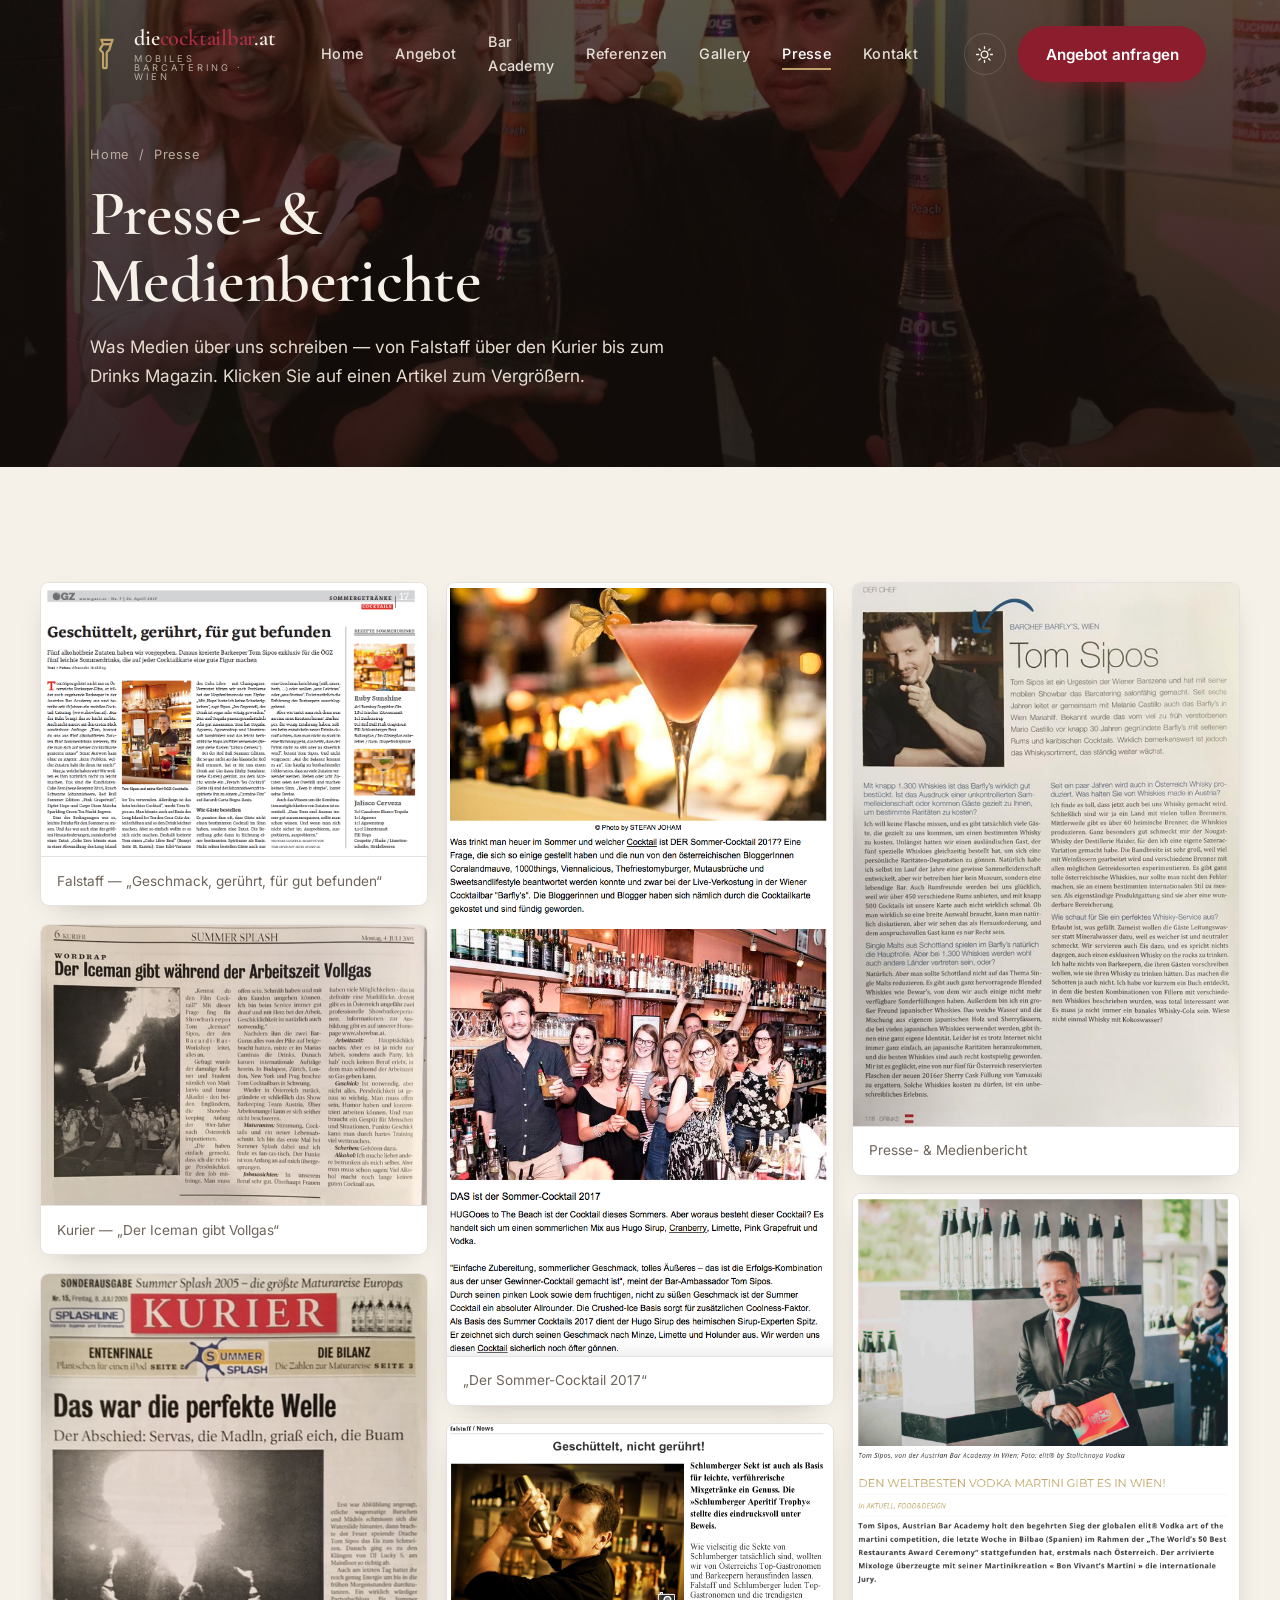
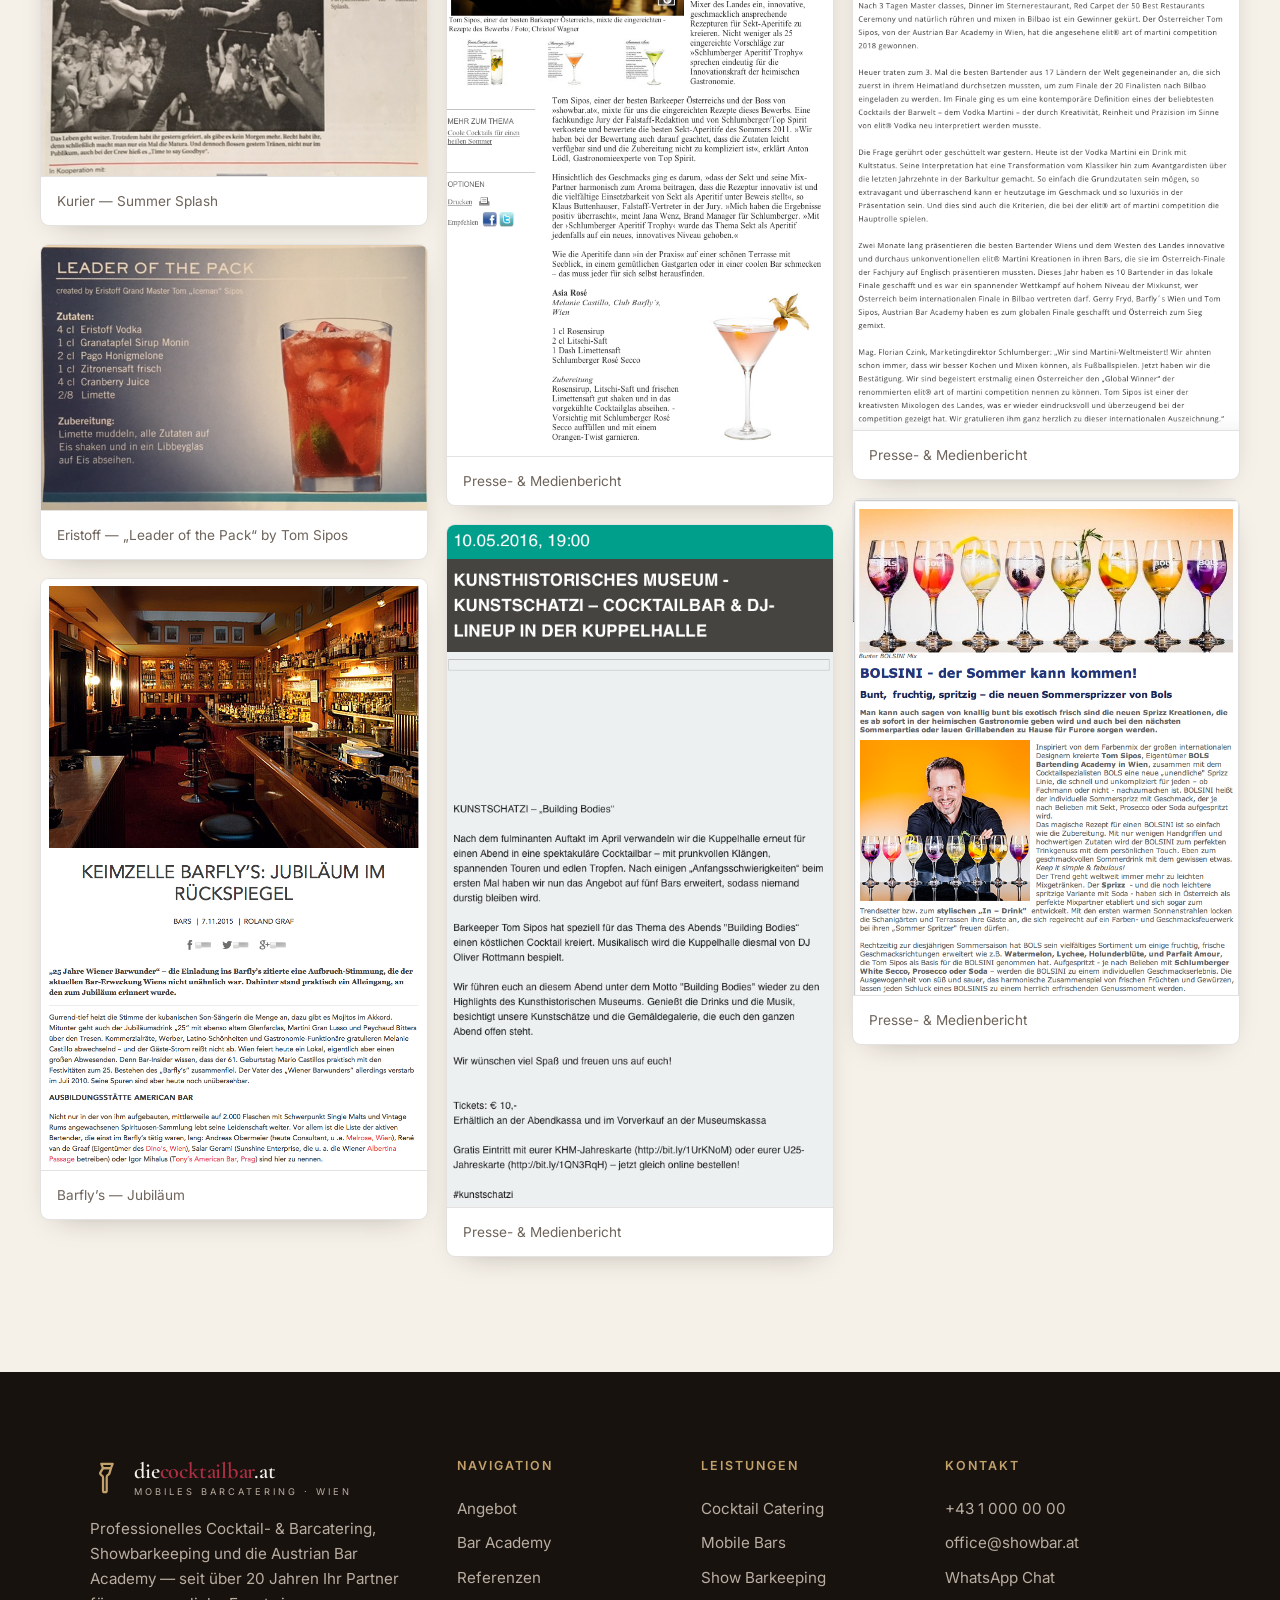
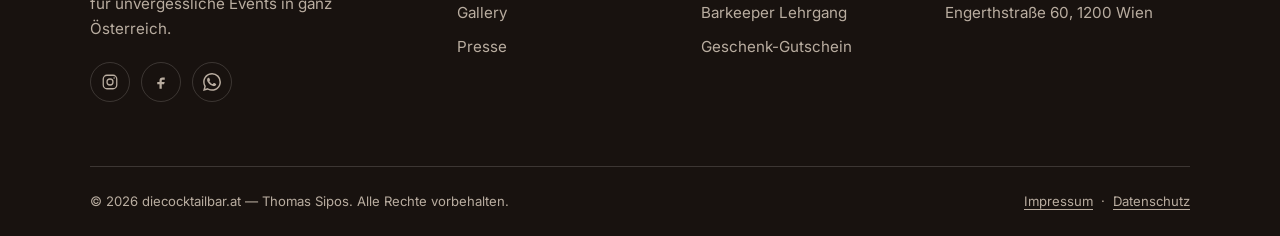
<file: presse.html>
<!doctype html>
<html lang="de">
<head>
  <meta charset="utf-8">
  <meta name="viewport" content="width=device-width, initial-scale=1">
  <title>Presse &amp; Auszeichnungen | diecocktailbar.at</title>
  <meta name="description" content="Presse, Awards &amp; Auszeichnungen von Tom „Iceman“ Sipos – Show Barkeeper of the Year &amp; Eristoff Grand Master aus Wien. Pressestimmen jetzt entdecken!">
  <meta name="theme-color" content="#18120f">
  <link rel="icon" href="assets/favicon.svg" type="image/svg+xml">
  <link rel="preconnect" href="https://fonts.googleapis.com">
  <link rel="preconnect" href="https://fonts.gstatic.com" crossorigin>
  <link href="https://fonts.googleapis.com/css2?family=Cormorant+Garamond:ital,wght@0,500;0,600;0,700;1,500;1,600&family=Inter:wght@400;500;600;700&display=swap" rel="stylesheet">
  <script src="assets/js/theme-init.js"></script>
  <link rel="stylesheet" href="assets/css/styles.css">
</head>
<body data-page="presse">

  <section class="page-hero" data-bg="presse">
    <div class="container">
      <div class="crumbs reveal"><a href="index.html">Home</a> &nbsp;/&nbsp; Presse</div>
      <h1 class="reveal d1">Presse- &amp; Medienberichte</h1>
      <p class="reveal d2">Was Medien über uns schreiben — von Falstaff über den Kurier bis zum Drinks Magazin. Klicken Sie auf einen Artikel zum Vergrößern.</p>
    </div>
  </section>

  <section class="bg-cream">
    <div class="container container-wide">
      <div class="press-grid reveal" data-lightbox>
        <figure><img src="assets/img/press-falstaff.png" alt="Falstaff: Geschmack, gerührt, für gut befunden"><figcaption>Falstaff — &bdquo;Geschmack, gerührt, für gut befunden&ldquo;</figcaption></figure>
        <figure><img src="assets/img/press-kurier-iceman.jpg" alt="Kurier: Der Iceman gibt während der Arbeitszeit Vollgas"><figcaption>Kurier — &bdquo;Der Iceman gibt Vollgas&ldquo;</figcaption></figure>
        <figure><img src="assets/img/press-kurier-welle.jpg" alt="Kurier: Das war die perfekte Welle"><figcaption>Kurier — Summer Splash</figcaption></figure>
        <figure><img src="assets/img/press-recipe-leader.jpg" alt="Eristoff Rezept: Leader of the Pack"><figcaption>Eristoff — &bdquo;Leader of the Pack&ldquo; by Tom Sipos</figcaption></figure>
        <figure><img src="assets/img/press-barflys.png" alt="Barfly's Jubiläum"><figcaption>Barfly&rsquo;s — Jubiläum</figcaption></figure>
        <figure><img src="assets/img/press-sommercocktail.png" alt="Der Sommer-Cocktail 2017"><figcaption>&bdquo;Der Sommer-Cocktail 2017&ldquo;</figcaption></figure>
        <figure><img src="assets/img/press-01.png" alt="Presse- und Medienbericht"><figcaption>Presse- &amp; Medienbericht</figcaption></figure>
        <figure><img src="assets/img/press-02.png" alt="Presse- und Medienbericht"><figcaption>Presse- &amp; Medienbericht</figcaption></figure>
        <figure><img src="assets/img/press-03.png" alt="Presse- und Medienbericht"><figcaption>Presse- &amp; Medienbericht</figcaption></figure>
        <figure><img src="assets/img/press-04.png" alt="Presse- und Medienbericht"><figcaption>Presse- &amp; Medienbericht</figcaption></figure>
        <figure><img src="assets/img/press-05.png" alt="Presse- und Medienbericht"><figcaption>Presse- &amp; Medienbericht</figcaption></figure>
      </div>
    </div>
  </section>

  <script src="assets/js/site.js"></script>
</body>
</html>
</file>
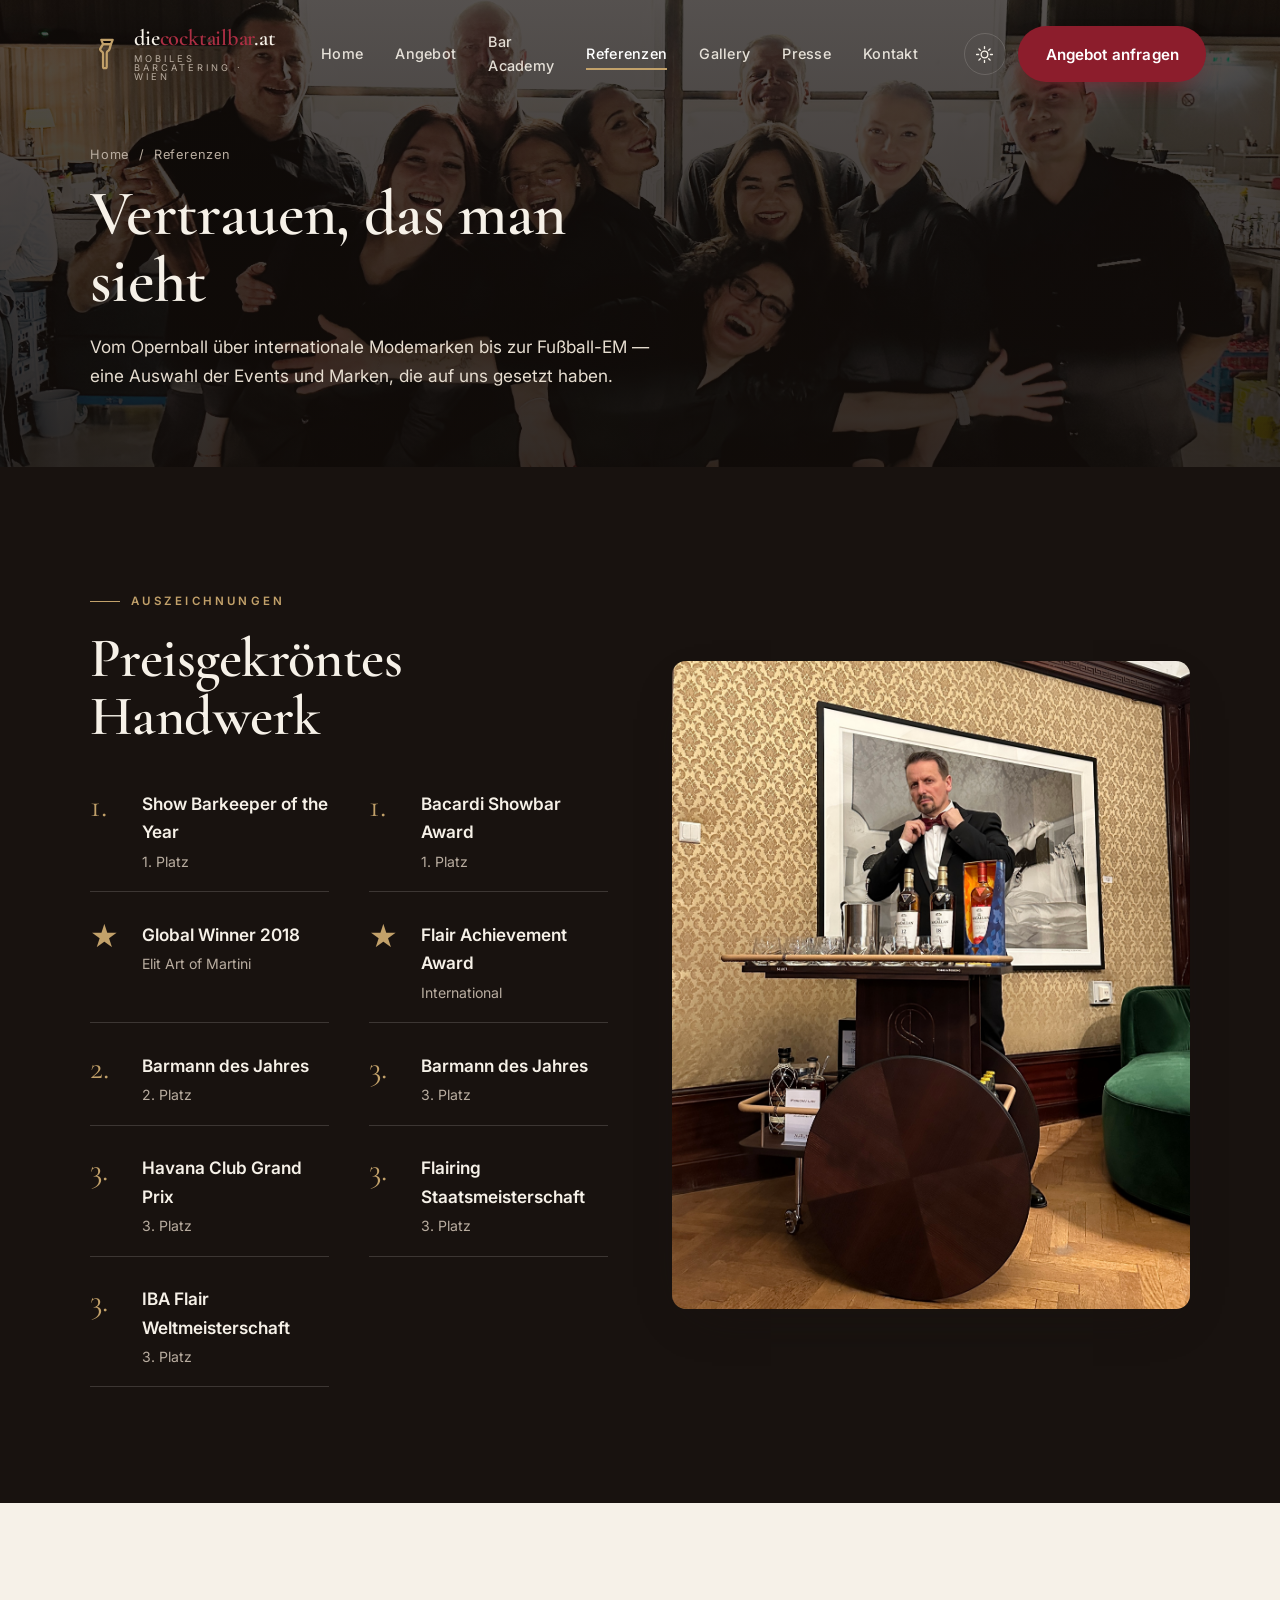
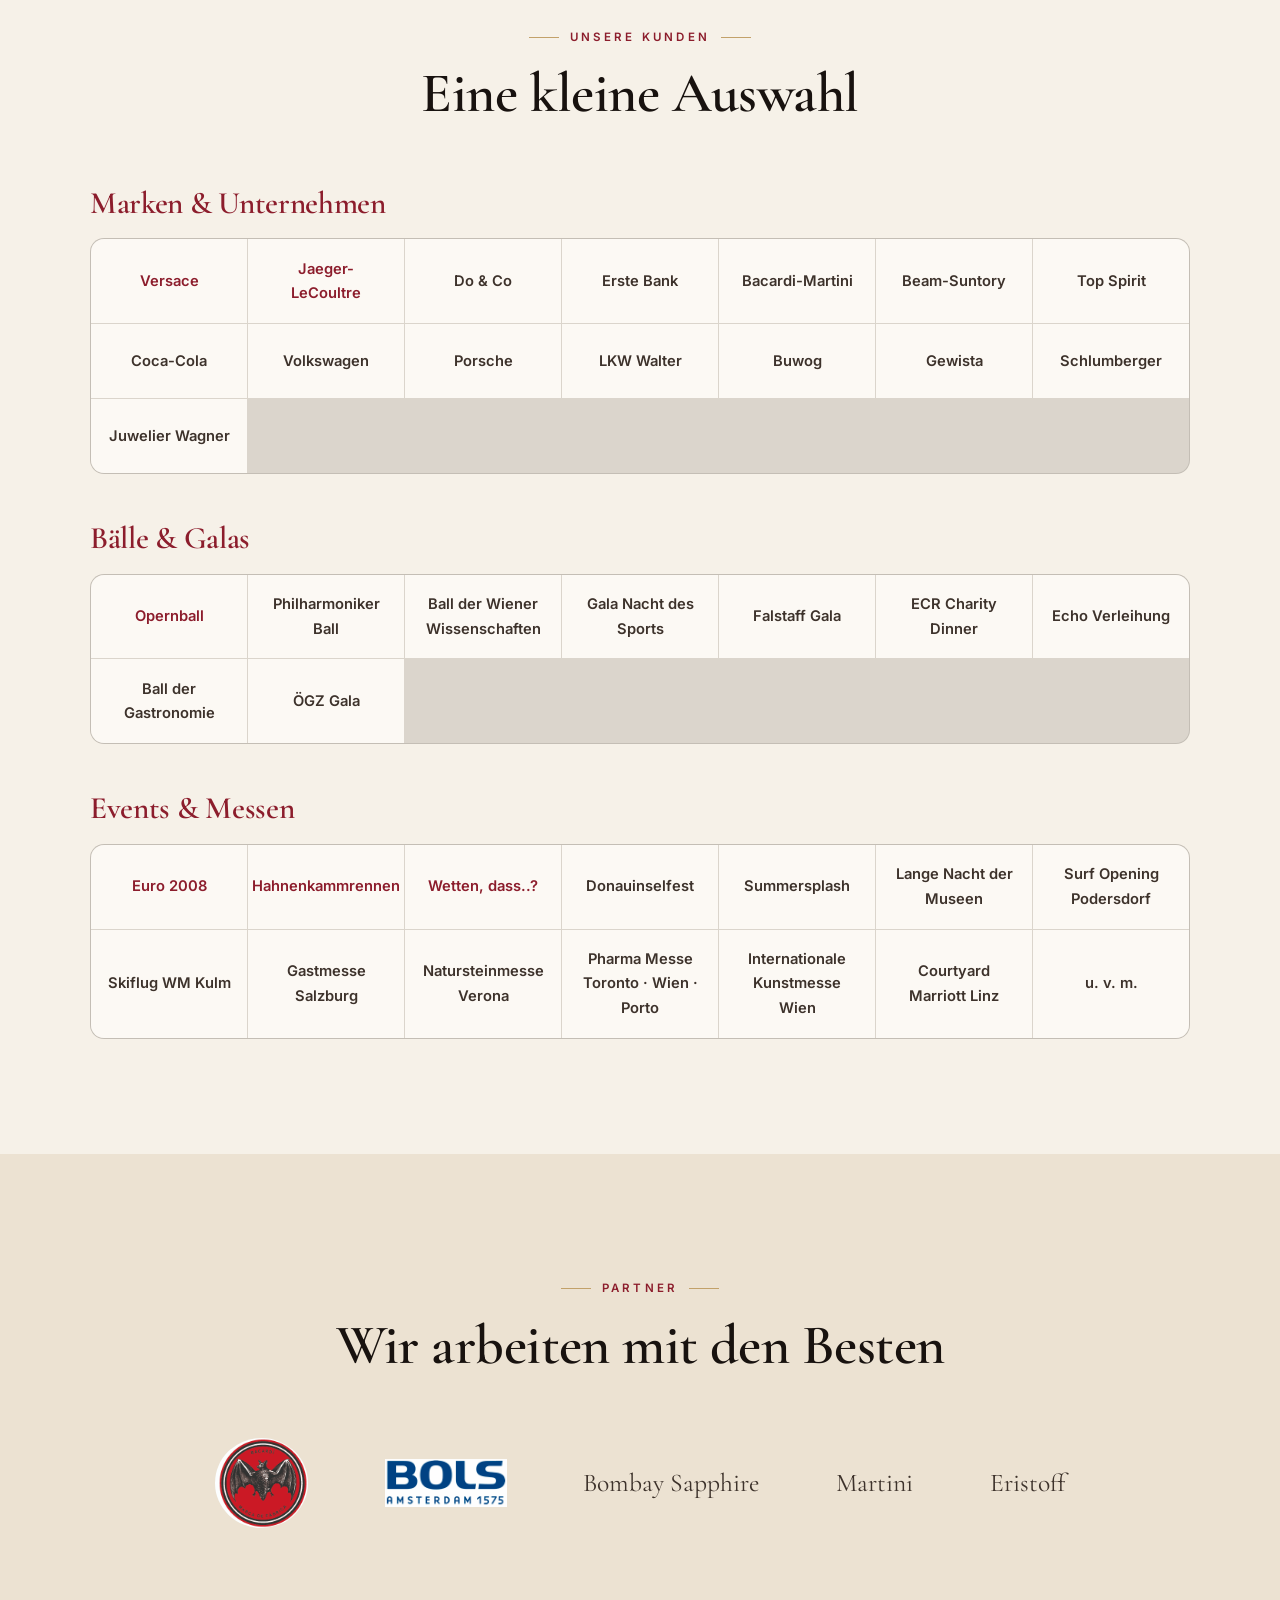
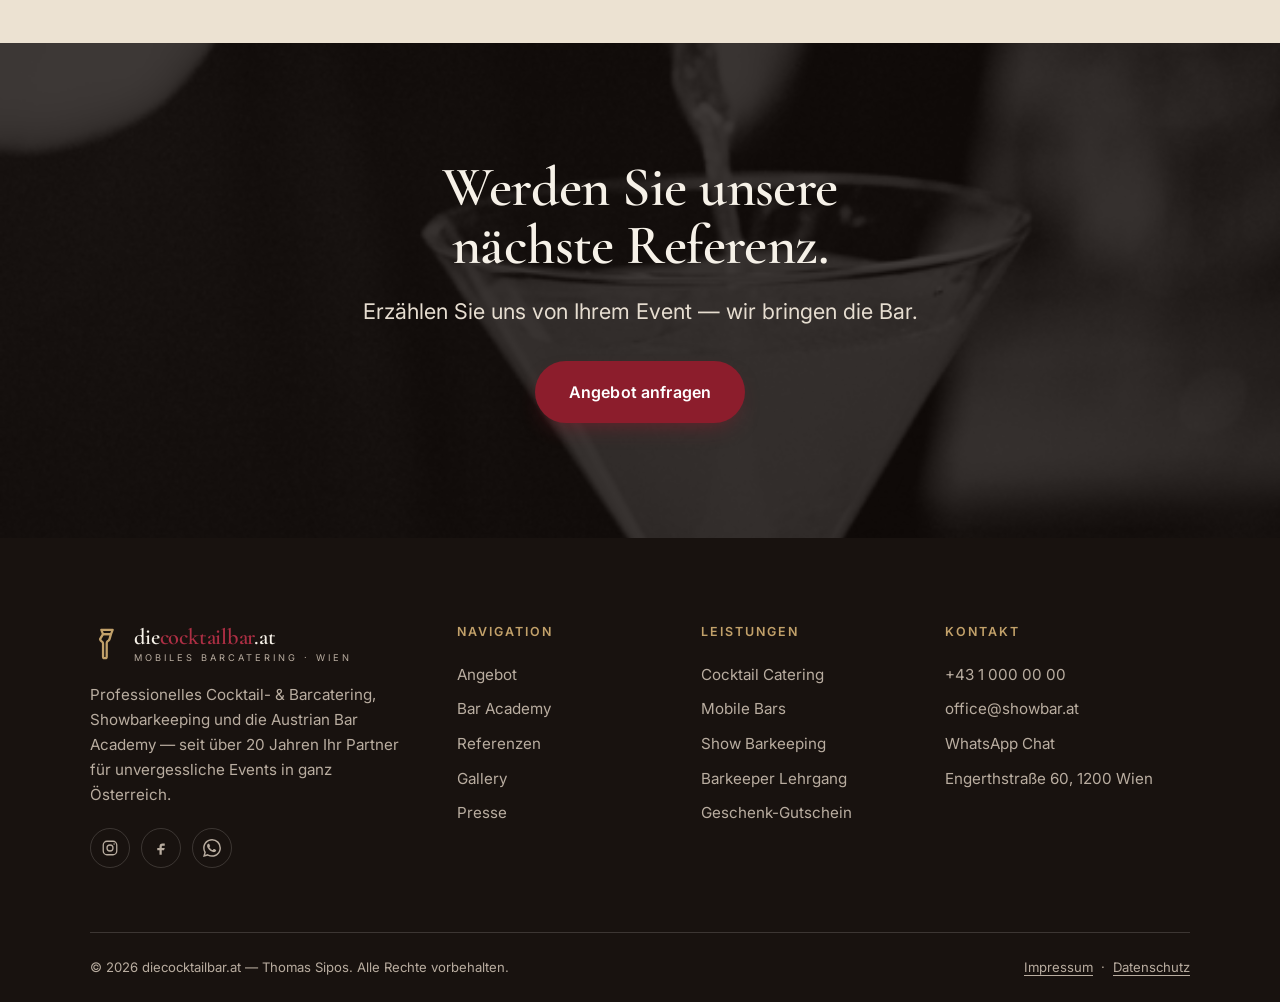
<file: referenzen.html>
<!doctype html>
<html lang="de">
<head>
  <meta charset="utf-8">
  <meta name="viewport" content="width=device-width, initial-scale=1">
  <title>Referenzen &amp; Events in Wien | diecocktailbar.at</title>
  <meta name="description" content="Cocktail- &amp; Barcatering für Opernball, Hahnenkammrennen, Versace &amp; Co. Vertrauen führender Marken in Wien und ganz Österreich. Unsere Referenzen ansehen!">
  <meta name="theme-color" content="#18120f">
  <link rel="icon" href="assets/favicon.svg" type="image/svg+xml">
  <link rel="preconnect" href="https://fonts.googleapis.com">
  <link rel="preconnect" href="https://fonts.gstatic.com" crossorigin>
  <link href="https://fonts.googleapis.com/css2?family=Cormorant+Garamond:ital,wght@0,500;0,600;0,700;1,500;1,600&family=Inter:wght@400;500;600;700&display=swap" rel="stylesheet">
  <script src="assets/js/theme-init.js"></script>
  <link rel="stylesheet" href="assets/css/styles.css">
</head>
<body data-page="referenzen">

  <section class="page-hero" data-bg="referenzen">
    <div class="container">
      <div class="crumbs reveal"><a href="index.html">Home</a> &nbsp;/&nbsp; Referenzen</div>
      <h1 class="reveal d1">Vertrauen, das man sieht</h1>
      <p class="reveal d2">Vom Opernball über internationale Modemarken bis zur Fußball-EM — eine Auswahl der Events und Marken, die auf uns gesetzt haben.</p>
    </div>
  </section>

  <!-- AWARDS -->
  <section class="bg-ink">
    <div class="container split split--reverse">
      <div class="split__media reveal"><img src="assets/img/founder-macallan.jpg" alt="Tom Sipos bei einem Macallan-Tasting"></div>
      <div class="split__body reveal d1">
        <span class="eyebrow on-dark">Auszeichnungen</span>
        <h2>Preisgekröntes Handwerk</h2>
        <div class="awards" style="margin-top:1.8rem">
          <div class="award"><span class="award__rank">1.</span><span class="award__txt"><b>Show Barkeeper of the Year</b><span>1. Platz</span></span></div>
          <div class="award"><span class="award__rank">1.</span><span class="award__txt"><b>Bacardi Showbar Award</b><span>1. Platz</span></span></div>
          <div class="award"><span class="award__rank">★</span><span class="award__txt"><b>Global Winner 2018</b><span>Elit Art of Martini</span></span></div>
          <div class="award"><span class="award__rank">★</span><span class="award__txt"><b>Flair Achievement Award</b><span>International</span></span></div>
          <div class="award"><span class="award__rank">2.</span><span class="award__txt"><b>Barmann des Jahres</b><span>2. Platz</span></span></div>
          <div class="award"><span class="award__rank">3.</span><span class="award__txt"><b>Barmann des Jahres</b><span>3. Platz</span></span></div>
          <div class="award"><span class="award__rank">3.</span><span class="award__txt"><b>Havana Club Grand Prix</b><span>3. Platz</span></span></div>
          <div class="award"><span class="award__rank">3.</span><span class="award__txt"><b>Flairing Staatsmeisterschaft</b><span>3. Platz</span></span></div>
          <div class="award"><span class="award__rank">3.</span><span class="award__txt"><b>IBA Flair Weltmeisterschaft</b><span>3. Platz</span></span></div>
        </div>
      </div>
    </div>
  </section>

  <!-- CLIENTS -->
  <section class="bg-cream">
    <div class="container">
      <div class="section-head center reveal">
        <span class="eyebrow center">Unsere Kunden</span>
        <h2>Eine kleine Auswahl</h2>
      </div>

      <h3 style="color:var(--wine);margin-bottom:1.2rem" class="reveal">Marken &amp; Unternehmen</h3>
      <div class="clients reveal" style="margin-bottom:3rem">
        <div class="client is-star">Versace</div>
        <div class="client is-star">Jaeger-LeCoultre</div>
        <div class="client">Do &amp; Co</div>
        <div class="client">Erste Bank</div>
        <div class="client">Bacardi-Martini</div>
        <div class="client">Beam-Suntory</div>
        <div class="client">Top Spirit</div>
        <div class="client">Coca-Cola</div>
        <div class="client">Volkswagen</div>
        <div class="client">Porsche</div>
        <div class="client">LKW Walter</div>
        <div class="client">Buwog</div>
        <div class="client">Gewista</div>
        <div class="client">Schlumberger</div>
        <div class="client">Juwelier Wagner</div>
      </div>

      <h3 style="color:var(--wine);margin-bottom:1.2rem" class="reveal">Bälle &amp; Galas</h3>
      <div class="clients reveal" style="margin-bottom:3rem">
        <div class="client is-star">Opernball</div>
        <div class="client">Philharmoniker Ball</div>
        <div class="client">Ball der Wiener Wissenschaften</div>
        <div class="client">Gala Nacht des Sports</div>
        <div class="client">Falstaff Gala</div>
        <div class="client">ECR Charity Dinner</div>
        <div class="client">Echo Verleihung</div>
        <div class="client">Ball der Gastronomie</div>
        <div class="client">ÖGZ Gala</div>
      </div>

      <h3 style="color:var(--wine);margin-bottom:1.2rem" class="reveal">Events &amp; Messen</h3>
      <div class="clients reveal">
        <div class="client is-star">Euro 2008</div>
        <div class="client is-star">Hahnenkammrennen</div>
        <div class="client is-star">Wetten, dass..?</div>
        <div class="client">Donauinselfest</div>
        <div class="client">Summersplash</div>
        <div class="client">Lange Nacht der Museen</div>
        <div class="client">Surf Opening Podersdorf</div>
        <div class="client">Skiflug WM Kulm</div>
        <div class="client">Gastmesse Salzburg</div>
        <div class="client">Natursteinmesse Verona</div>
        <div class="client">Pharma Messe Toronto · Wien · Porto</div>
        <div class="client">Internationale Kunstmesse Wien</div>
        <div class="client">Courtyard Marriott Linz</div>
        <div class="client">u.&nbsp;v.&nbsp;m.</div>
      </div>
    </div>
  </section>

  <!-- PARTNERS -->
  <section class="bg-deep">
    <div class="container">
      <div class="section-head center reveal">
        <span class="eyebrow center">Partner</span>
        <h2>Wir arbeiten mit den Besten</h2>
      </div>
      <div class="reveal" style="display:flex;flex-wrap:wrap;align-items:center;justify-content:center;gap:clamp(2rem,6vw,5rem)">
        <img src="assets/img/partner-bacardi.jpg" alt="Bacardi" style="height:90px;width:auto;border-radius:50%">
        <img src="assets/img/partner-bols.png" alt="BOLS Amsterdam" style="height:48px;width:auto">
        <span style="font-family:var(--serif);font-size:1.6rem;color:var(--ink-soft)">Bombay Sapphire</span>
        <span style="font-family:var(--serif);font-size:1.6rem;color:var(--ink-soft)">Martini</span>
        <span style="font-family:var(--serif);font-size:1.6rem;color:var(--ink-soft)">Eristoff</span>
      </div>
    </div>
  </section>

  <section class="cta-band">
    <div class="container">
      <div class="reveal">
        <h2>Werden Sie unsere nächste Referenz.</h2>
        <p class="lead">Erzählen Sie uns von Ihrem Event — wir bringen die Bar.</p>
        <div class="btn-row" style="justify-content:center"><a class="btn btn--primary btn--lg" href="kontakt.html">Angebot anfragen</a></div>
      </div>
    </div>
  </section>

  <script src="assets/js/site.js"></script>
</body>
</html>
</file>
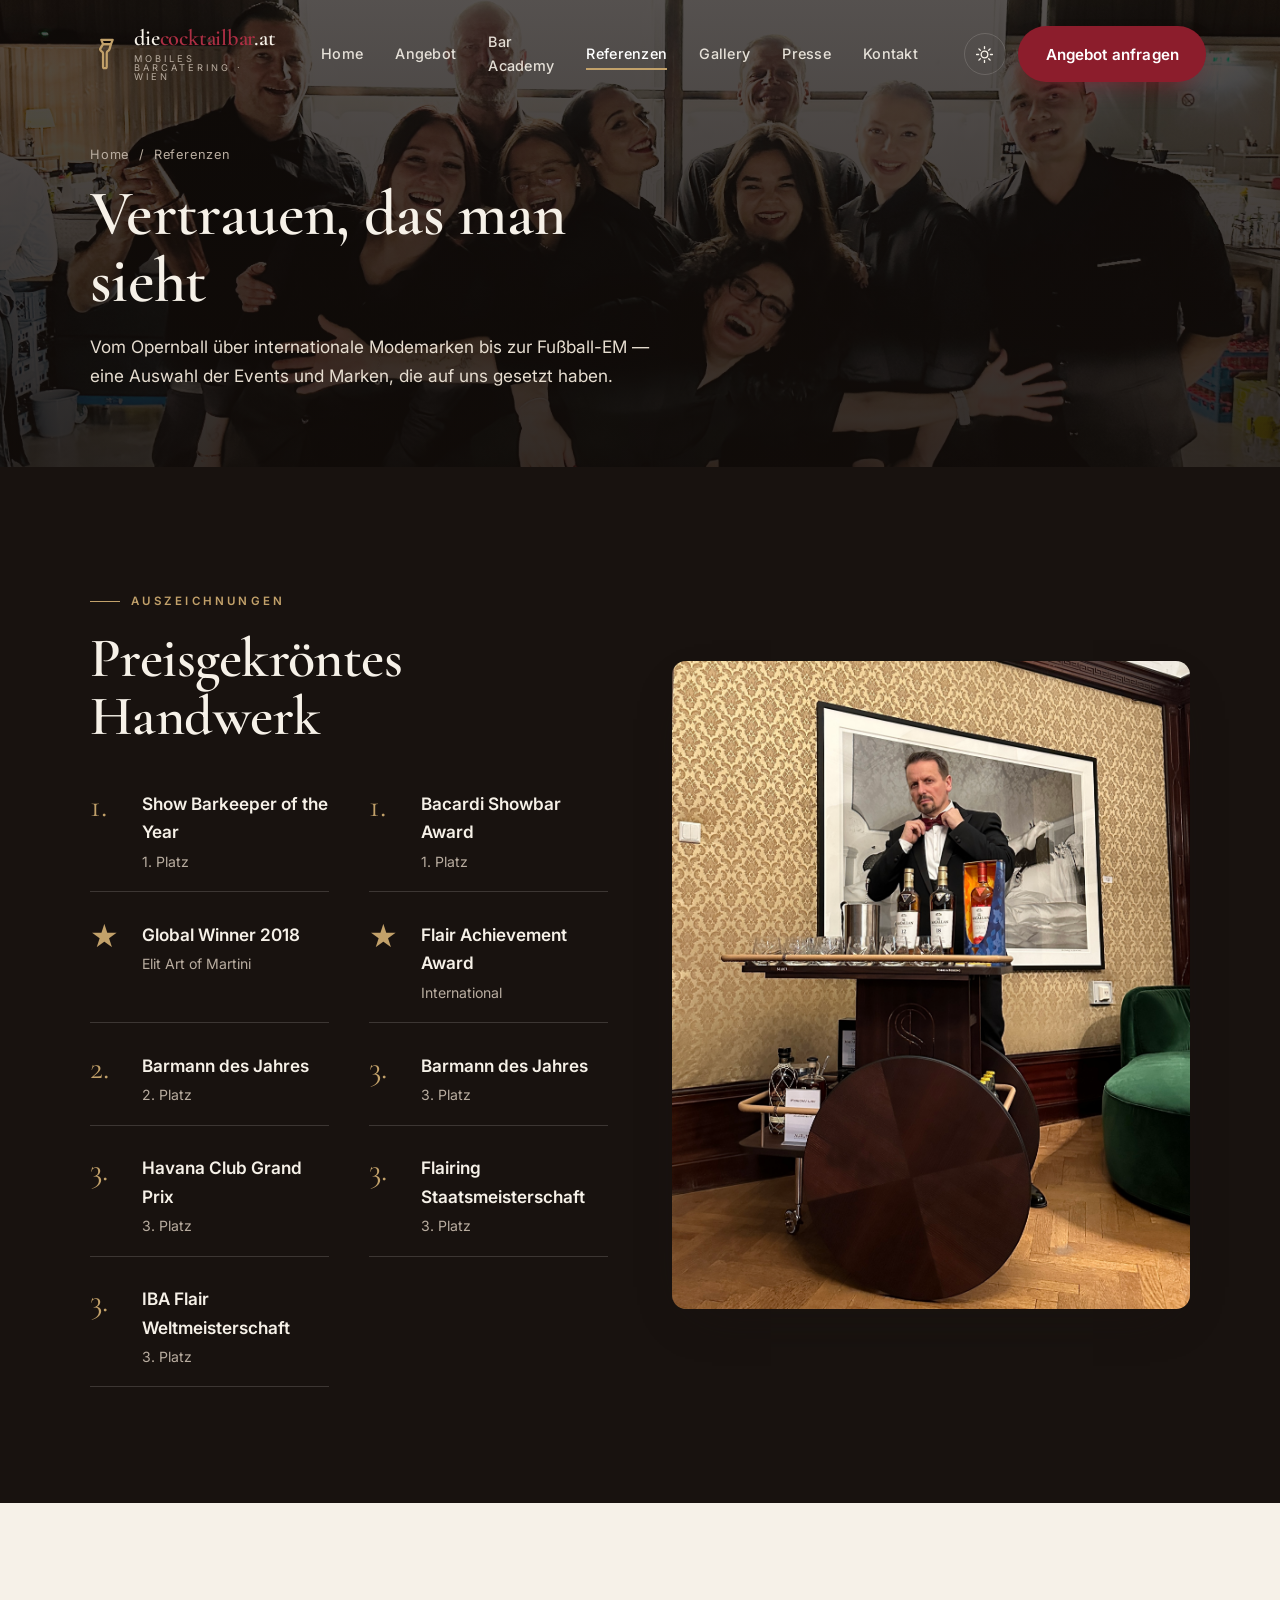
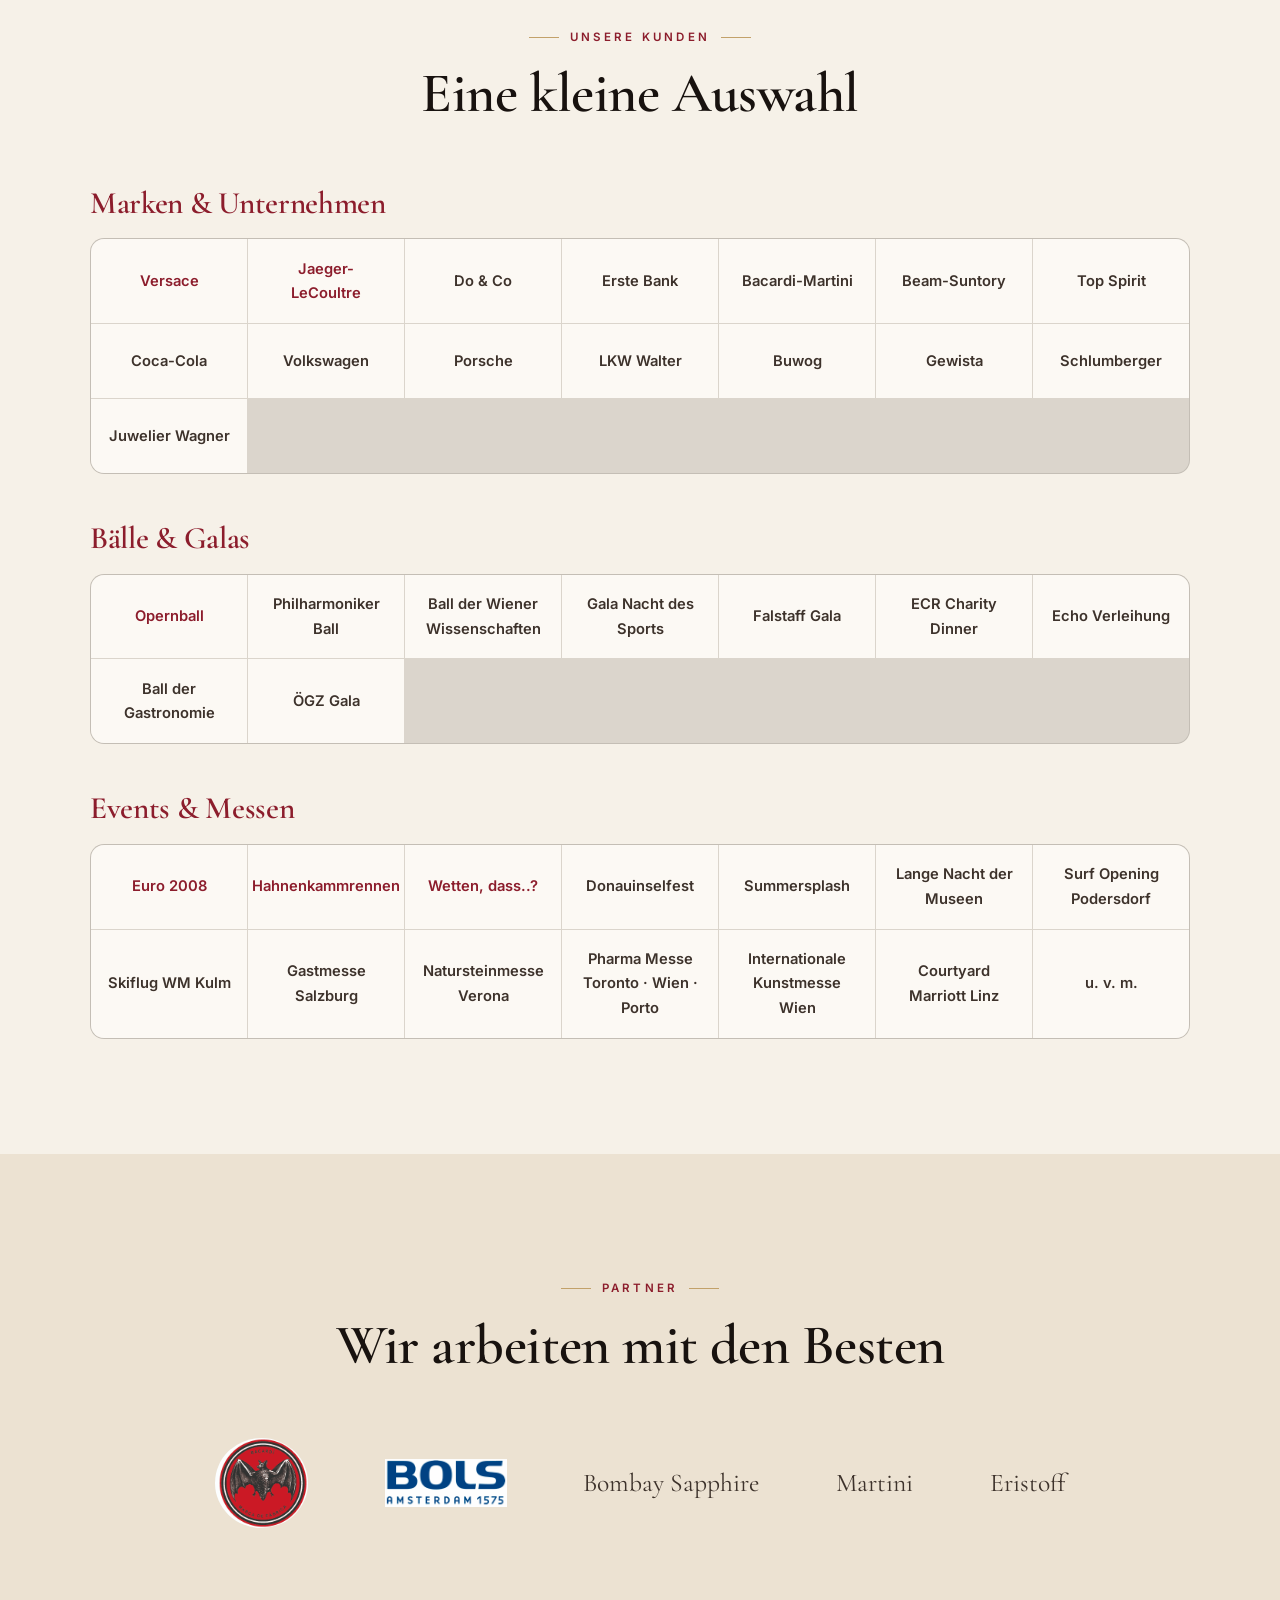
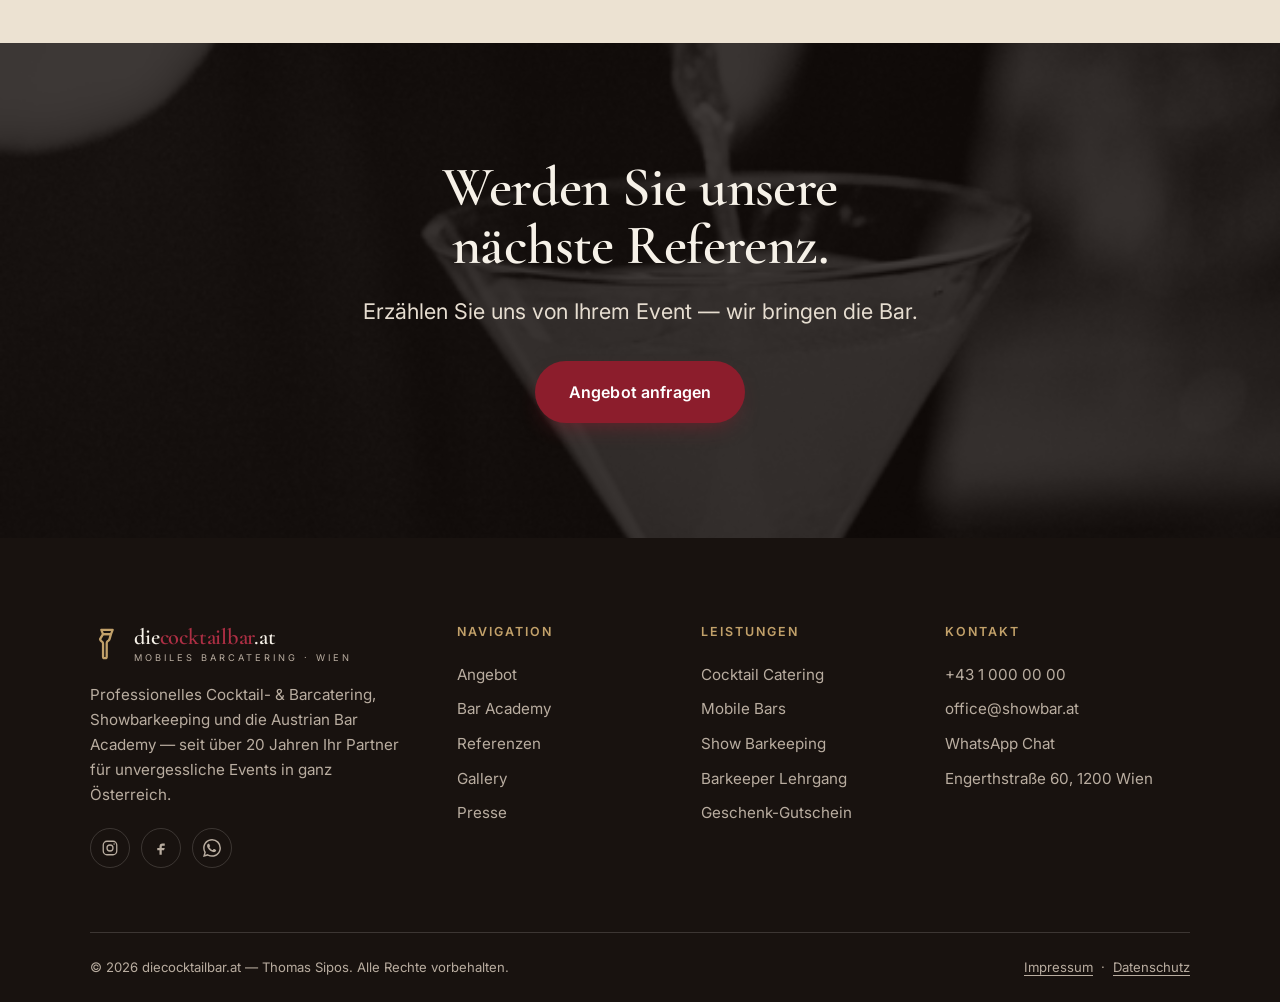
<file: refernezen.html>
<!doctype html>
<html lang="de">
<head>
  <meta charset="utf-8">
  <title>Referenzen — diecocktailbar.at</title>
  <link rel="canonical" href="referenzen.html">
  <meta http-equiv="refresh" content="0; url=referenzen.html">
  <script>location.replace("referenzen.html");</script>
</head>
<body><p>Weiterleitung zu <a href="referenzen.html">Referenzen</a> …</p></body>
</html>
</file>
<file: assets/css/styles.css>
/* =====================================================================
   diecocktailbar.at — Redesign 2026
   Design system: premium · minimal · Wien
   Brand: bordeaux (wine) + warm charcoal + ivory, elegant serif display
   ===================================================================== */

/* ---------- Tokens ---------- */
:root{
  --ink:#18120f;            /* warm near-black */
  --ink-2:#241b16;
  --ink-soft:#3d322b;
  --wine:#8c1d2c;           /* brand bordeaux */
  --wine-bright:#ad2f44;
  --wine-deep:#6f1421;
  --cream:#f6f1e8;          /* light bg */
  --paper:#fcf9f4;
  --cream-deep:#ece2d2;
  --brass:#c2a16a;          /* fine accent */
  --muted:#6e645b;
  --muted-on-dark:#b9ada0;
  --line:rgba(24,18,15,.12);
  --line-on-dark:rgba(246,241,232,.16);

  --serif:"Cormorant Garamond",Georgia,"Times New Roman",serif;
  --sans:"Inter",-apple-system,BlinkMacSystemFont,"Segoe UI",Roboto,sans-serif;

  --container:1180px;
  --radius:14px;
  --radius-sm:9px;
  --shadow:0 18px 50px -22px rgba(24,18,15,.45);
  --shadow-soft:0 10px 30px -18px rgba(24,18,15,.40);
  --ease:cubic-bezier(.22,.61,.36,1);
  --pad-section:clamp(4.5rem,9vw,8.5rem);
}

/* ---------- Reset ---------- */
*,*::before,*::after{box-sizing:border-box;margin:0;padding:0}
html{scroll-behavior:smooth;-webkit-text-size-adjust:100%}
@media (prefers-reduced-motion:reduce){html{scroll-behavior:auto}}
body{
  font-family:var(--sans);
  color:var(--ink);
  background:var(--paper);
  line-height:1.65;
  font-size:clamp(1rem,.96rem + .2vw,1.075rem);
  -webkit-font-smoothing:antialiased;
  text-rendering:optimizeLegibility;
  overflow-x:hidden;
}
img{max-width:100%;display:block;height:auto}
a{color:inherit;text-decoration:none}
button{font-family:inherit;cursor:pointer;border:none;background:none}
ul{list-style:none}

/* ---------- Typography ---------- */
h1,h2,h3,h4{font-family:var(--serif);font-weight:600;line-height:1.04;letter-spacing:-.01em}
h1{font-size:clamp(2.7rem,1.8rem + 4.6vw,5.4rem)}
h2{font-size:clamp(2.05rem,1.5rem + 2.6vw,3.5rem)}
h3{font-size:clamp(1.4rem,1.2rem + 1vw,1.95rem)}
p{max-width:64ch}
.eyebrow{
  font-family:var(--sans);font-weight:600;font-size:.72rem;
  letter-spacing:.28em;text-transform:uppercase;color:var(--wine);
  display:inline-flex;align-items:center;gap:.7rem;
}
.eyebrow::before{content:"";width:30px;height:1px;background:var(--brass)}
.eyebrow.center::after{content:"";width:30px;height:1px;background:var(--brass)}
.eyebrow.on-dark{color:var(--brass)}
.lead{font-size:clamp(1.1rem,1rem + .5vw,1.35rem);color:var(--muted);max-width:60ch}
.serif-accent{font-family:var(--serif);font-style:italic;color:var(--wine)}

/* ---------- Layout ---------- */
.container{width:100%;max-width:var(--container);margin-inline:auto;padding-inline:clamp(1.25rem,4vw,2.5rem)}
.container-wide{max-width:1380px}
.container-narrow{max-width:780px}
section{padding-block:var(--pad-section)}
.section-head{max-width:62ch;margin-bottom:clamp(2.5rem,5vw,4rem)}
.section-head.center{margin-inline:auto;text-align:center}
.section-head .eyebrow{margin-bottom:1.1rem}
.section-head p{margin-top:1.1rem}

.bg-ink{background:var(--ink);color:var(--cream)}
.bg-ink h1,.bg-ink h2,.bg-ink h3{color:var(--cream)}
.bg-ink .lead,.bg-ink p{color:var(--muted-on-dark)}
.bg-cream{background:var(--cream)}
.bg-deep{background:var(--cream-deep)}

/* ---------- Buttons ---------- */
.btn{
  display:inline-flex;align-items:center;justify-content:center;gap:.6rem;
  font-family:var(--sans);font-weight:600;font-size:.95rem;letter-spacing:.01em;
  padding:.95rem 1.7rem;border-radius:100px;
  transition:transform .35s var(--ease),background .3s,color .3s,box-shadow .3s;
  white-space:nowrap;
}
.btn:hover{transform:translateY(-2px)}
.btn--primary{background:var(--wine);color:#fff;box-shadow:0 10px 24px -12px rgba(140,29,44,.8)}
.btn--primary:hover{background:var(--wine-bright)}
.btn--ghost{border:1px solid var(--line);color:var(--ink);background:transparent}
.btn--ghost:hover{border-color:var(--ink);background:var(--ink);color:var(--cream)}
.btn--ghost-light{border:1px solid var(--line-on-dark);color:var(--cream)}
.btn--ghost-light:hover{background:var(--cream);color:var(--ink);border-color:var(--cream)}
.btn--lg{padding:1.1rem 2.1rem;font-size:1rem}
.btn-row{display:flex;flex-wrap:wrap;gap:.9rem}
.link-arrow{display:inline-flex;align-items:center;gap:.5rem;font-weight:600;color:var(--wine);
  font-size:.95rem;transition:gap .3s var(--ease)}
.link-arrow svg{width:18px;height:18px;transition:transform .3s var(--ease)}
.link-arrow:hover{gap:.85rem}

/* ---------- Header ---------- */
.site-header{
  position:fixed;inset:0 0 auto 0;z-index:90;
  display:flex;align-items:center;
  padding-block:clamp(.9rem,2vw,1.4rem);
  transition:background .4s var(--ease),box-shadow .4s,padding .4s,border-color .4s;
  border-bottom:1px solid transparent;
}
.site-header .container{display:flex;align-items:center;justify-content:space-between;gap:2rem}
.site-header.scrolled{
  background:rgba(20,15,12,.86);backdrop-filter:blur(14px);
  border-bottom-color:var(--line-on-dark);
  padding-block:.7rem;
}
/* brand */
.brand{display:flex;align-items:center;gap:.65rem;color:var(--cream)}
.brand__mark{width:34px;height:34px;flex:none;color:var(--brass)}
.brand__text{display:flex;flex-direction:column;line-height:1}
.brand__name{font-family:var(--serif);font-size:1.4rem;font-weight:600;letter-spacing:-.01em}
.brand__name b{color:var(--wine-bright);font-weight:600}
.brand__tag{font-size:.58rem;letter-spacing:.32em;text-transform:uppercase;color:var(--muted-on-dark);margin-top:.28rem}
.site-header:not(.scrolled):not(.solid) .brand{color:var(--cream)}

/* nav */
.nav{display:flex;align-items:center;gap:.3rem}
.nav a{
  color:var(--cream);font-weight:500;font-size:.9rem;letter-spacing:.02em;
  padding:.5rem .85rem;border-radius:8px;position:relative;opacity:.9;transition:opacity .25s,color .25s;
}
.nav a::after{content:"";position:absolute;left:.85rem;right:.85rem;bottom:.28rem;height:1.5px;
  background:var(--brass);transform:scaleX(0);transform-origin:left;transition:transform .3s var(--ease)}
.nav a:hover{opacity:1}
.nav a:hover::after,.nav a.active::after{transform:scaleX(1)}
.nav a.active{opacity:1;color:#fff}
.header-cta{display:flex;align-items:center;gap:.8rem}

/* burger */
.burger{display:none;width:46px;height:46px;border-radius:10px;
  align-items:center;justify-content:center;flex-direction:column;gap:5px}
.burger span{width:22px;height:2px;background:var(--cream);transition:transform .35s var(--ease),opacity .25s}
.burger.open span:nth-child(1){transform:translateY(7px) rotate(45deg)}
.burger.open span:nth-child(2){opacity:0}
.burger.open span:nth-child(3){transform:translateY(-7px) rotate(-45deg)}

/* mobile menu overlay */
.mobile-menu{
  position:fixed;inset:0;z-index:80;background:var(--ink);
  display:flex;flex-direction:column;justify-content:center;
  padding:6rem clamp(1.5rem,8vw,4rem) 3rem;
  opacity:0;visibility:hidden;transform:translateY(-12px);
  transition:opacity .4s var(--ease),transform .4s var(--ease),visibility .4s;
}
.mobile-menu.open{opacity:1;visibility:visible;transform:none}
.mobile-menu a{
  font-family:var(--serif);font-size:clamp(1.8rem,9vw,2.8rem);color:var(--cream);
  padding:.35rem 0;border-bottom:1px solid var(--line-on-dark);
  display:flex;justify-content:space-between;align-items:center;
}
.mobile-menu a .idx{font-family:var(--sans);font-size:.8rem;color:var(--brass);letter-spacing:.2em}
.mobile-menu a.active{color:var(--wine-bright)}
.mobile-menu .mm-foot{margin-top:auto;padding-top:2rem;color:var(--muted-on-dark);font-size:.9rem}
.mobile-menu .mm-foot a{font-family:var(--sans);font-size:1rem;border:none;padding:.2rem 0;display:inline}

/* ---------- Hero ---------- */
.hero{position:relative;min-height:100svh;display:flex;align-items:flex-end;
  color:var(--cream);overflow:hidden;isolation:isolate}
.hero__media{position:absolute;inset:0;z-index:-2}
.hero__media img{width:100%;height:100%;object-fit:cover;object-position:center 35%;
  animation:heroZoom 18s ease-out forwards}
@keyframes heroZoom{from{transform:scale(1.08)}to{transform:scale(1)}}
@media (prefers-reduced-motion:reduce){.hero__media img{animation:none}}
.hero__media::after{content:"";position:absolute;inset:0;
  background:linear-gradient(180deg,rgba(18,12,9,.55) 0%,rgba(18,12,9,.25) 35%,rgba(18,12,9,.82) 100%);z-index:1}
.hero__inner{padding-block:clamp(7rem,16vh,11rem) clamp(3.5rem,8vh,6rem);width:100%}
.hero h1{max-width:16ch;text-shadow:0 2px 40px rgba(0,0,0,.4)}
.hero .eyebrow{color:var(--brass);margin-bottom:1.5rem}
.hero__sub{margin-top:1.6rem;max-width:46ch;font-size:clamp(1.05rem,1rem + .5vw,1.3rem);color:#ece4d8}
.hero .btn-row{margin-top:2.4rem}
.hero__scroll{position:absolute;left:50%;bottom:1.6rem;transform:translateX(-50%);
  font-size:.7rem;letter-spacing:.25em;text-transform:uppercase;color:var(--muted-on-dark);
  display:flex;flex-direction:column;align-items:center;gap:.6rem;z-index:2}
.hero__scroll::after{content:"";width:1px;height:38px;background:linear-gradient(var(--brass),transparent);
  animation:scrollPulse 2s ease-in-out infinite}
@keyframes scrollPulse{0%,100%{opacity:.3;transform:scaleY(.6)}50%{opacity:1;transform:scaleY(1)}}

/* ---------- Trust / stats ---------- */
.stats{display:grid;grid-template-columns:repeat(4,1fr);gap:1px;background:var(--line-on-dark);
  border:1px solid var(--line-on-dark);border-radius:var(--radius);overflow:hidden}
.stat{background:var(--ink);padding:clamp(1.6rem,3vw,2.6rem) 1.2rem;text-align:center}
.stat__num{font-family:var(--serif);font-size:clamp(2.2rem,1.6rem + 2.4vw,3.4rem);color:var(--cream);line-height:1}
.stat__num .u{color:var(--brass)}
.stat__label{margin-top:.6rem;font-size:.82rem;letter-spacing:.06em;color:var(--muted-on-dark)}

/* ---------- Split / feature rows ---------- */
.split{display:grid;grid-template-columns:1fr 1fr;gap:clamp(2rem,5vw,5rem);align-items:center}
.split--reverse .split__media{order:2}
.split__media{position:relative}
.split__media img{width:100%;border-radius:var(--radius);box-shadow:var(--shadow);
  aspect-ratio:4/5;object-fit:cover}
.split__media.tall img{aspect-ratio:3/4}
.split__media .badge{position:absolute;bottom:-22px;left:-22px;background:var(--wine);color:#fff;
  padding:1rem 1.4rem;border-radius:12px;box-shadow:var(--shadow);max-width:230px}
.split__media .badge b{font-family:var(--serif);font-size:1.6rem;display:block;line-height:1}
.split__media .badge span{font-size:.8rem;color:rgba(255,255,255,.85)}
.split__body .eyebrow{margin-bottom:1.1rem}
.split__body h2{margin-bottom:1.2rem}
.split__body .btn-row{margin-top:1.8rem}

/* ---------- Cards / services ---------- */
.cards{display:grid;grid-template-columns:repeat(3,1fr);gap:clamp(1.2rem,2.5vw,1.8rem)}
.card{background:var(--paper);border:1px solid var(--line);border-radius:var(--radius);overflow:hidden;
  display:flex;flex-direction:column;transition:transform .4s var(--ease),box-shadow .4s}
.card:hover{transform:translateY(-6px);box-shadow:var(--shadow)}
.card__media{aspect-ratio:3/2;overflow:hidden}
.card__media img{width:100%;height:100%;object-fit:cover;transition:transform .7s var(--ease)}
.card:hover .card__media img{transform:scale(1.06)}
.card__body{padding:clamp(1.4rem,2.5vw,1.9rem);display:flex;flex-direction:column;flex:1}
.card__body h3{margin-bottom:.7rem}
.card__body p{font-size:.96rem;color:var(--muted);margin-bottom:1.3rem;flex:1}
.card .card__no{font-family:var(--serif);font-size:1rem;color:var(--brass);margin-bottom:.5rem;display:block}

/* ---------- Menu (cocktails) ---------- */
.menu-block{margin-bottom:clamp(2.5rem,5vw,3.5rem)}
.menu-block h3{display:flex;align-items:baseline;gap:1rem;margin-bottom:1.6rem;color:var(--wine)}
.menu-block h3::after{content:"";flex:1;height:1px;background:var(--line)}
.menu-list{display:grid;grid-template-columns:repeat(2,1fr);gap:.2rem 3rem}
.menu-item{display:flex;align-items:baseline;gap:.6rem;padding:.7rem 0;border-bottom:1px dashed var(--line)}
.menu-item__name{font-family:var(--serif);font-size:1.25rem;font-weight:600;white-space:nowrap}
.menu-item__dots{flex:1;border-bottom:1px dotted var(--line);transform:translateY(-4px)}
.menu-item__ing{font-size:.82rem;color:var(--muted);text-align:right;max-width:48%}
.menu-note{margin-top:1rem;font-style:italic;color:var(--muted);font-family:var(--serif);font-size:1.3rem}

/* ---------- Logo / client grid ---------- */
.clients{display:grid;grid-template-columns:repeat(auto-fill,minmax(150px,1fr));gap:1px;
  background:var(--line);border:1px solid var(--line);border-radius:var(--radius);overflow:hidden}
.client{background:var(--paper);padding:1.1rem 1rem;text-align:center;font-weight:600;font-size:.92rem;
  color:var(--ink-soft);display:flex;align-items:center;justify-content:center;min-height:74px;
  transition:background .3s,color .3s}
.client:hover{background:var(--wine);color:#fff}
.client.is-star{color:var(--wine)}
.client.is-star:hover{color:#fff}

/* ---------- Awards ---------- */
.awards{display:grid;grid-template-columns:repeat(2,1fr);gap:.8rem 2.5rem}
.award{display:flex;gap:1rem;align-items:flex-start;padding:1rem 0;border-bottom:1px solid var(--line-on-dark)}
.award__rank{font-family:var(--serif);font-size:2rem;color:var(--brass);line-height:1;flex:none;width:2.4ch}
.award__txt b{display:block;font-weight:600;color:var(--cream)}
.award__txt span{font-size:.88rem;color:var(--muted-on-dark)}

/* ---------- Gallery ---------- */
.gallery{columns:3;column-gap:clamp(.8rem,1.6vw,1.1rem)}
.gallery figure{break-inside:avoid;margin-bottom:clamp(.8rem,1.6vw,1.1rem);position:relative;
  border-radius:var(--radius-sm);overflow:hidden;cursor:zoom-in;background:var(--cream-deep)}
.gallery img{width:100%;transition:transform .6s var(--ease),filter .4s}
.gallery figure::after{content:"";position:absolute;inset:0;background:linear-gradient(transparent 60%,rgba(18,12,9,.55));
  opacity:0;transition:opacity .4s}
.gallery figure:hover img{transform:scale(1.05)}
.gallery figure:hover::after{opacity:1}
.gallery figcaption{position:absolute;left:1rem;bottom:.85rem;color:#fff;font-size:.85rem;z-index:2;
  opacity:0;transform:translateY(8px);transition:opacity .4s,transform .4s}
.gallery figure:hover figcaption{opacity:1;transform:none}

/* press = same masonry but taller */
.press-grid{columns:3;column-gap:1.1rem}
.press-grid figure{break-inside:avoid;margin-bottom:1.1rem;border:1px solid var(--line);border-radius:var(--radius-sm);
  overflow:hidden;background:#fff;cursor:zoom-in;box-shadow:var(--shadow-soft);transition:transform .4s var(--ease)}
.press-grid figure:hover{transform:translateY(-4px)}
.press-grid figcaption{padding:.8rem 1rem;font-size:.85rem;color:var(--muted);border-top:1px solid var(--line)}

/* ---------- Lightbox ---------- */
.lightbox{position:fixed;inset:0;z-index:120;background:rgba(12,8,6,.94);
  display:flex;align-items:center;justify-content:center;padding:clamp(1rem,4vw,3rem);
  opacity:0;visibility:hidden;transition:opacity .35s,visibility .35s}
.lightbox.open{opacity:1;visibility:visible}
.lightbox img{max-width:100%;max-height:88vh;border-radius:8px;box-shadow:0 30px 80px -20px #000}
.lightbox__close,.lightbox__nav{position:absolute;color:#fff;width:54px;height:54px;border-radius:50%;
  display:flex;align-items:center;justify-content:center;background:rgba(255,255,255,.1);
  transition:background .25s;font-size:1.4rem}
.lightbox__close:hover,.lightbox__nav:hover{background:var(--wine)}
.lightbox__close{top:1.2rem;right:1.2rem}
.lightbox__nav{top:50%;transform:translateY(-50%)}
.lightbox__nav.prev{left:1.2rem}
.lightbox__nav.next{right:1.2rem}
.lightbox__cap{position:absolute;bottom:1.2rem;left:0;right:0;text-align:center;color:#ddd;font-size:.9rem}

/* ---------- Forms ---------- */
.form-wrap{background:var(--paper);border:1px solid var(--line);border-radius:var(--radius);
  padding:clamp(1.6rem,4vw,3rem);box-shadow:var(--shadow-soft)}
.form-grid{display:grid;grid-template-columns:1fr 1fr;gap:1.2rem 1.4rem}
.field{display:flex;flex-direction:column;gap:.45rem}
.field.full{grid-column:1/-1}
.field label{font-size:.82rem;font-weight:600;letter-spacing:.04em;color:var(--ink-soft)}
.field label .req{color:var(--wine)}
.field input,.field select,.field textarea{
  font-family:inherit;font-size:1rem;color:var(--ink);background:var(--cream);
  border:1px solid var(--line);border-radius:10px;padding:.85rem 1rem;transition:border-color .25s,box-shadow .25s;width:100%}
.field textarea{resize:vertical;min-height:120px}
.field input:focus,.field select:focus,.field textarea:focus{
  outline:none;border-color:var(--wine);box-shadow:0 0 0 3px rgba(140,29,44,.12)}
/* intent selector */
.intent{display:grid;grid-template-columns:repeat(3,1fr);gap:.8rem}
.intent input{position:absolute;opacity:0;pointer-events:none}
.intent label{
  display:flex;flex-direction:column;gap:.35rem;cursor:pointer;text-align:left;
  border:1px solid var(--line);border-radius:12px;padding:1rem 1.1rem;background:var(--cream);
  transition:border-color .25s,background .25s,transform .25s}
.intent label b{font-family:var(--serif);font-size:1.2rem;color:var(--ink)}
.intent label span{font-size:.82rem;color:var(--muted)}
.intent label:hover{transform:translateY(-2px)}
.intent input:checked + label{border-color:var(--wine);background:#fff;
  box-shadow:0 0 0 2px var(--wine) inset}
.intent input:checked + label b{color:var(--wine)}
.form-consent{display:flex;gap:.7rem;align-items:flex-start;font-size:.85rem;color:var(--muted)}
.form-consent input{margin-top:.25rem;width:18px;height:18px;accent-color:var(--wine);flex:none}
.form-consent a{color:var(--wine);text-decoration:underline}
.form-success{display:none;text-align:center;padding:2rem}
.form-success.show{display:block;animation:fadeUp .5s var(--ease)}
.form-success .check{width:64px;height:64px;border-radius:50%;background:var(--wine);color:#fff;
  display:flex;align-items:center;justify-content:center;margin:0 auto 1.2rem;font-size:1.8rem}

/* ---------- Contact info list ---------- */
.contact-list{display:flex;flex-direction:column;gap:1.6rem}
.contact-item{display:flex;gap:1rem;align-items:flex-start}
.contact-item .ic{width:44px;height:44px;border-radius:50%;background:rgba(194,161,106,.16);
  color:var(--brass);display:flex;align-items:center;justify-content:center;flex:none}
.contact-item .ic svg{width:20px;height:20px}
.contact-item h4{font-family:var(--sans);font-size:.78rem;letter-spacing:.12em;text-transform:uppercase;
  color:var(--muted-on-dark);margin-bottom:.25rem;font-weight:600}
.contact-item a,.contact-item p{color:var(--cream);font-size:1.05rem}
.contact-item a:hover{color:var(--brass)}

/* ---------- CTA band ---------- */
.cta-band{position:relative;text-align:center;color:var(--cream);overflow:hidden;isolation:isolate}
.cta-band::before{content:"";position:absolute;inset:0;z-index:-2;
  background:url('../img/cocktail-bw-martini.jpg') center/cover}
.cta-band::after{content:"";position:absolute;inset:0;z-index:-1;background:rgba(18,12,9,.8)}
.cta-band h2{max-width:18ch;margin:0 auto 1.2rem}
.cta-band .lead{margin:0 auto 2rem;color:#e6ddd0}

/* ---------- Footer ---------- */
.site-footer{background:var(--ink);color:var(--muted-on-dark);padding-top:clamp(3.5rem,7vw,5.5rem)}
.footer-grid{display:grid;grid-template-columns:1.6fr 1fr 1fr 1.2fr;gap:2.5rem}
.site-footer .brand{margin-bottom:1.2rem}
.footer-about p{font-size:.95rem;max-width:34ch}
.footer-col h4{font-family:var(--sans);font-size:.78rem;letter-spacing:.16em;text-transform:uppercase;
  color:var(--brass);margin-bottom:1.1rem;font-weight:600}
.footer-col a{display:block;padding:.3rem 0;font-size:.95rem;transition:color .25s}
.footer-col a:hover{color:var(--cream)}
.footer-bottom{margin-top:clamp(2.5rem,5vw,4rem);border-top:1px solid var(--line-on-dark);
  padding-block:1.5rem;display:flex;justify-content:space-between;flex-wrap:wrap;gap:1rem;font-size:.82rem}
.footer-bottom a{text-decoration:underline;text-underline-offset:3px}
.social{display:flex;gap:.7rem;margin-top:1.3rem}
.social a{width:40px;height:40px;border-radius:50%;border:1px solid var(--line-on-dark);
  display:flex;align-items:center;justify-content:center;transition:background .25s,border-color .25s,color .25s}
.social a:hover{background:var(--wine);border-color:var(--wine);color:#fff}
.social svg{width:18px;height:18px}

/* ---------- Sticky mobile action bar ---------- */
.action-bar{position:fixed;left:0;right:0;bottom:0;z-index:70;display:none;
  grid-template-columns:1fr 1fr 1fr;background:var(--ink);border-top:1px solid var(--line-on-dark);
  box-shadow:0 -8px 30px -10px rgba(0,0,0,.5)}
.action-bar a{display:flex;flex-direction:column;align-items:center;gap:.25rem;padding:.7rem;
  color:var(--cream);font-size:.7rem;letter-spacing:.04em}
.action-bar a svg{width:20px;height:20px;color:var(--brass)}
.action-bar a.primary{background:var(--wine);color:#fff}
.action-bar a.primary svg{color:#fff}

/* ---------- Page hero (interior) ---------- */
.page-hero{position:relative;padding-block:clamp(8rem,16vh,11rem) clamp(3rem,6vw,5rem);
  color:var(--cream);overflow:hidden;isolation:isolate}
.page-hero::before{content:"";position:absolute;inset:0;z-index:-2;background-size:cover;background-position:center}
.page-hero::after{content:"";position:absolute;inset:0;z-index:-1;
  background:linear-gradient(180deg,rgba(18,12,9,.7),rgba(18,12,9,.86))}
.page-hero[data-bg="academy"]::before{background-image:url('../img/founder-macallan.jpg');background-position:center 28%}
.page-hero[data-bg="angebot"]::before{background-image:url('../img/cocktail-bw-martini.jpg')}
.page-hero[data-bg="referenzen"]::before{background-image:url('../img/team.jpg');background-position:center 30%}
.page-hero[data-bg="gallery"]::before{background-image:url('../img/founder-shake.jpg');background-position:center 22%}
.page-hero[data-bg="presse"]::before{background-image:url('../img/flair-classic.jpg')}
.page-hero[data-bg="kontakt"]::before{background-image:url('../img/hero-bombay-pour.jpg')}
.page-hero[data-bg="plain"]::after{background:var(--ink)}
.page-hero .crumbs{font-size:.8rem;letter-spacing:.06em;color:var(--muted-on-dark);margin-bottom:1rem}
.page-hero .crumbs a:hover{color:var(--brass)}
.page-hero h1{font-size:clamp(2.4rem,1.8rem + 3vw,4rem);max-width:18ch}
.page-hero p{margin-top:1.2rem;max-width:54ch;color:#e6ddd0}

/* ---------- Misc ---------- */
.divider{height:1px;background:var(--line);border:none}
.tag-pill{display:inline-block;padding:.3rem .8rem;border:1px solid var(--line);border-radius:100px;
  font-size:.78rem;color:var(--muted);margin:.2rem}
.prose p{margin-bottom:1rem}
.prose h2{margin:2rem 0 1rem}
.prose h3{margin:1.6rem 0 .6rem}
.prose a{color:var(--wine);text-decoration:underline}

/* ---------- Reveal animation ---------- */
.reveal{opacity:0;transform:translateY(24px);transition:opacity .7s var(--ease),transform .7s var(--ease)}
.reveal.in{opacity:1;transform:none}
.reveal.d1{transition-delay:.08s}.reveal.d2{transition-delay:.16s}.reveal.d3{transition-delay:.24s}
@keyframes fadeUp{from{opacity:0;transform:translateY(16px)}to{opacity:1;transform:none}}
@media (prefers-reduced-motion:reduce){.reveal{opacity:1;transform:none;transition:none}}

/* ---------- USP lists ---------- */
.usp{display:flex;flex-direction:column;gap:.6rem;margin:1.5rem 0}
.usp li{position:relative;padding-left:1.7rem;font-size:.97rem;color:var(--muted)}
.usp li::before{content:"";position:absolute;left:0;top:.5em;width:9px;height:9px;border-radius:50%;
  background:var(--wine);box-shadow:0 0 0 3px rgba(140,29,44,.14)}
.bg-ink .usp li{color:var(--muted-on-dark)}

/* ---------- FAQ accordion ---------- */
.faq{max-width:840px;margin-inline:auto}
.faq details{border-bottom:1px solid var(--line)}
.faq summary{list-style:none;cursor:pointer;display:flex;justify-content:space-between;align-items:center;
  gap:1.2rem;padding:1.2rem 0;font-family:var(--serif);font-size:clamp(1.15rem,1rem + .5vw,1.4rem);
  color:var(--ink);font-weight:600;transition:color .25s}
.faq summary:hover{color:var(--wine)}
.faq summary::-webkit-details-marker{display:none}
.faq summary::after{content:"+";font-family:var(--sans);font-weight:400;font-size:1.6rem;line-height:1;
  color:var(--wine);transition:transform .35s var(--ease);flex:none}
.faq details[open] summary::after{transform:rotate(45deg)}
.faq details p{padding:0 0 1.3rem;color:var(--muted);max-width:72ch;animation:fadeUp .4s var(--ease)}

/* =====================================================================
   Theme toggle button
   ===================================================================== */
.theme-toggle{
  width:42px;height:42px;border-radius:50%;flex:none;
  display:flex;align-items:center;justify-content:center;
  color:var(--cream);border:1px solid var(--line-on-dark);
  transition:color .3s,border-color .3s,background .3s,transform .3s var(--ease)}
.theme-toggle:hover{transform:translateY(-2px);border-color:var(--brass);color:var(--brass)}
.theme-toggle svg{width:19px;height:19px}
.theme-toggle .ic-sun{display:inline-flex}
.theme-toggle .ic-moon{display:none}
html[data-theme="light"] .theme-toggle .ic-sun{display:none}
html[data-theme="light"] .theme-toggle .ic-moon{display:inline-flex}
/* toggle row inside mobile menu */
.mm-theme{display:flex;align-items:center;gap:.7rem;margin-top:1.4rem;color:var(--muted-on-dark);font-size:.95rem}
.mm-theme .theme-toggle{width:46px;height:46px}

/* =====================================================================
   LIGHT THEME  ·  helle Alternative (data-theme="light")
   Heroes/CTA bleiben fotobasiert + dunkel überlagert (Lesbarkeit);
   die dunklen Bänder werden zu Bordeaux/Elfenbein.
   ===================================================================== */
html[data-theme="light"]{
  --paper:#fdfcfa;
  --cream:#ffffff;
  --cream-deep:#f5efe5;
}
html[data-theme="light"] body{background:var(--paper)}

/* dunkle Kontrastbänder -> Bordeaux */
html[data-theme="light"] .bg-ink{background:var(--wine-deep);color:#f7eee6}
html[data-theme="light"] .bg-ink h1,
html[data-theme="light"] .bg-ink h2,
html[data-theme="light"] .bg-ink h3{color:#fff}
html[data-theme="light"] .bg-ink .lead,
html[data-theme="light"] .bg-ink p{color:rgba(255,255,255,.82)}
html[data-theme="light"] .bg-ink .eyebrow.on-dark{color:var(--brass)}

/* Stats auf Bordeaux */
html[data-theme="light"] .stats{background:rgba(255,255,255,.16);border-color:rgba(255,255,255,.2)}
html[data-theme="light"] .stat{background:var(--wine-deep)}
html[data-theme="light"] .stat__num{color:#fff}
html[data-theme="light"] .stat__label{color:rgba(255,255,255,.78)}

/* Awards-Trennlinien */
html[data-theme="light"] .award{border-bottom-color:rgba(255,255,255,.2)}
html[data-theme="light"] .award__txt b{color:#fff}
html[data-theme="light"] .award__txt span{color:rgba(255,255,255,.75)}

/* Kontaktinfos auf Bordeaux */
html[data-theme="light"] .contact-item a,
html[data-theme="light"] .contact-item p{color:#fff}
html[data-theme="light"] .contact-item .ic{background:rgba(255,255,255,.14);color:var(--brass)}
html[data-theme="light"] .contact-item h4{color:rgba(255,255,255,.7)}

/* Footer: tiefes Bordeaux statt Anthrazit */
html[data-theme="light"] .site-footer{background:var(--wine-deep);color:rgba(255,255,255,.78)}
html[data-theme="light"] .site-footer .brand{color:#fff}
html[data-theme="light"] .site-footer .footer-col a:hover{color:#fff}
html[data-theme="light"] .footer-bottom{border-top-color:rgba(255,255,255,.2)}
html[data-theme="light"] .social a{border-color:rgba(255,255,255,.22)}

/* Scroll-Header hell */
html[data-theme="light"] .site-header.scrolled{
  background:rgba(253,252,250,.9);border-bottom-color:var(--line)}
html[data-theme="light"] .site-header.scrolled .brand{color:var(--ink)}
html[data-theme="light"] .site-header.scrolled .brand__name b{color:var(--wine)}
html[data-theme="light"] .site-header.scrolled .brand__tag{color:var(--muted)}
html[data-theme="light"] .site-header.scrolled .nav a{color:var(--ink-soft)}
html[data-theme="light"] .site-header.scrolled .nav a.active{color:var(--wine)}
html[data-theme="light"] .site-header.scrolled .nav a::after{background:var(--wine)}
html[data-theme="light"] .site-header.scrolled .burger span{background:var(--ink)}
html[data-theme="light"] .site-header.scrolled .theme-toggle{color:var(--ink);border-color:var(--line)}
html[data-theme="light"] .site-header.scrolled .theme-toggle:hover{color:var(--wine);border-color:var(--wine)}

/* dezent dunklere Form-Felder fürs Kontrastgefühl auf Weiß */
html[data-theme="light"] .field input,
html[data-theme="light"] .field select,
html[data-theme="light"] .field textarea,
html[data-theme="light"] .intent label{background:#faf7f1}

/* =====================================================================
   Responsive
   ===================================================================== */
@media (max-width:1024px){
  .footer-grid{grid-template-columns:1fr 1fr}
  .gallery,.press-grid{columns:2}
}
@media (max-width:860px){
  .nav,.header-cta .btn,.header-cta .theme-toggle{display:none}
  .burger{display:flex}
  /* Hero-Foto: Barkeeper sitzt rechts im Bild → Ausschnitt nach rechts/oben
     verschieben, damit das Gesicht auch hochkant sichtbar bleibt */
  .hero__media img{object-position:62% 28%}
  .split{grid-template-columns:1fr;gap:2.5rem}
  .split--reverse .split__media{order:0}
  .split__media img{aspect-ratio:16/11}
  .split__media.tall img{aspect-ratio:4/3}
  .cards{grid-template-columns:1fr}
  .menu-list{grid-template-columns:1fr;gap:0}
  .menu-item__ing{max-width:55%}
  .awards{grid-template-columns:1fr}
  .stats{grid-template-columns:repeat(2,1fr)}
  .intent{grid-template-columns:1fr}
  .form-grid{grid-template-columns:1fr}
  .action-bar{display:grid}
  body{padding-bottom:64px}
  .site-footer{padding-bottom:64px}
}
@media (max-width:520px){
  .gallery,.press-grid{columns:1}
  .clients{grid-template-columns:repeat(2,1fr)}
  .split__media .badge{left:0;bottom:-16px}
  .brand__tag{display:none}
}
</file>
